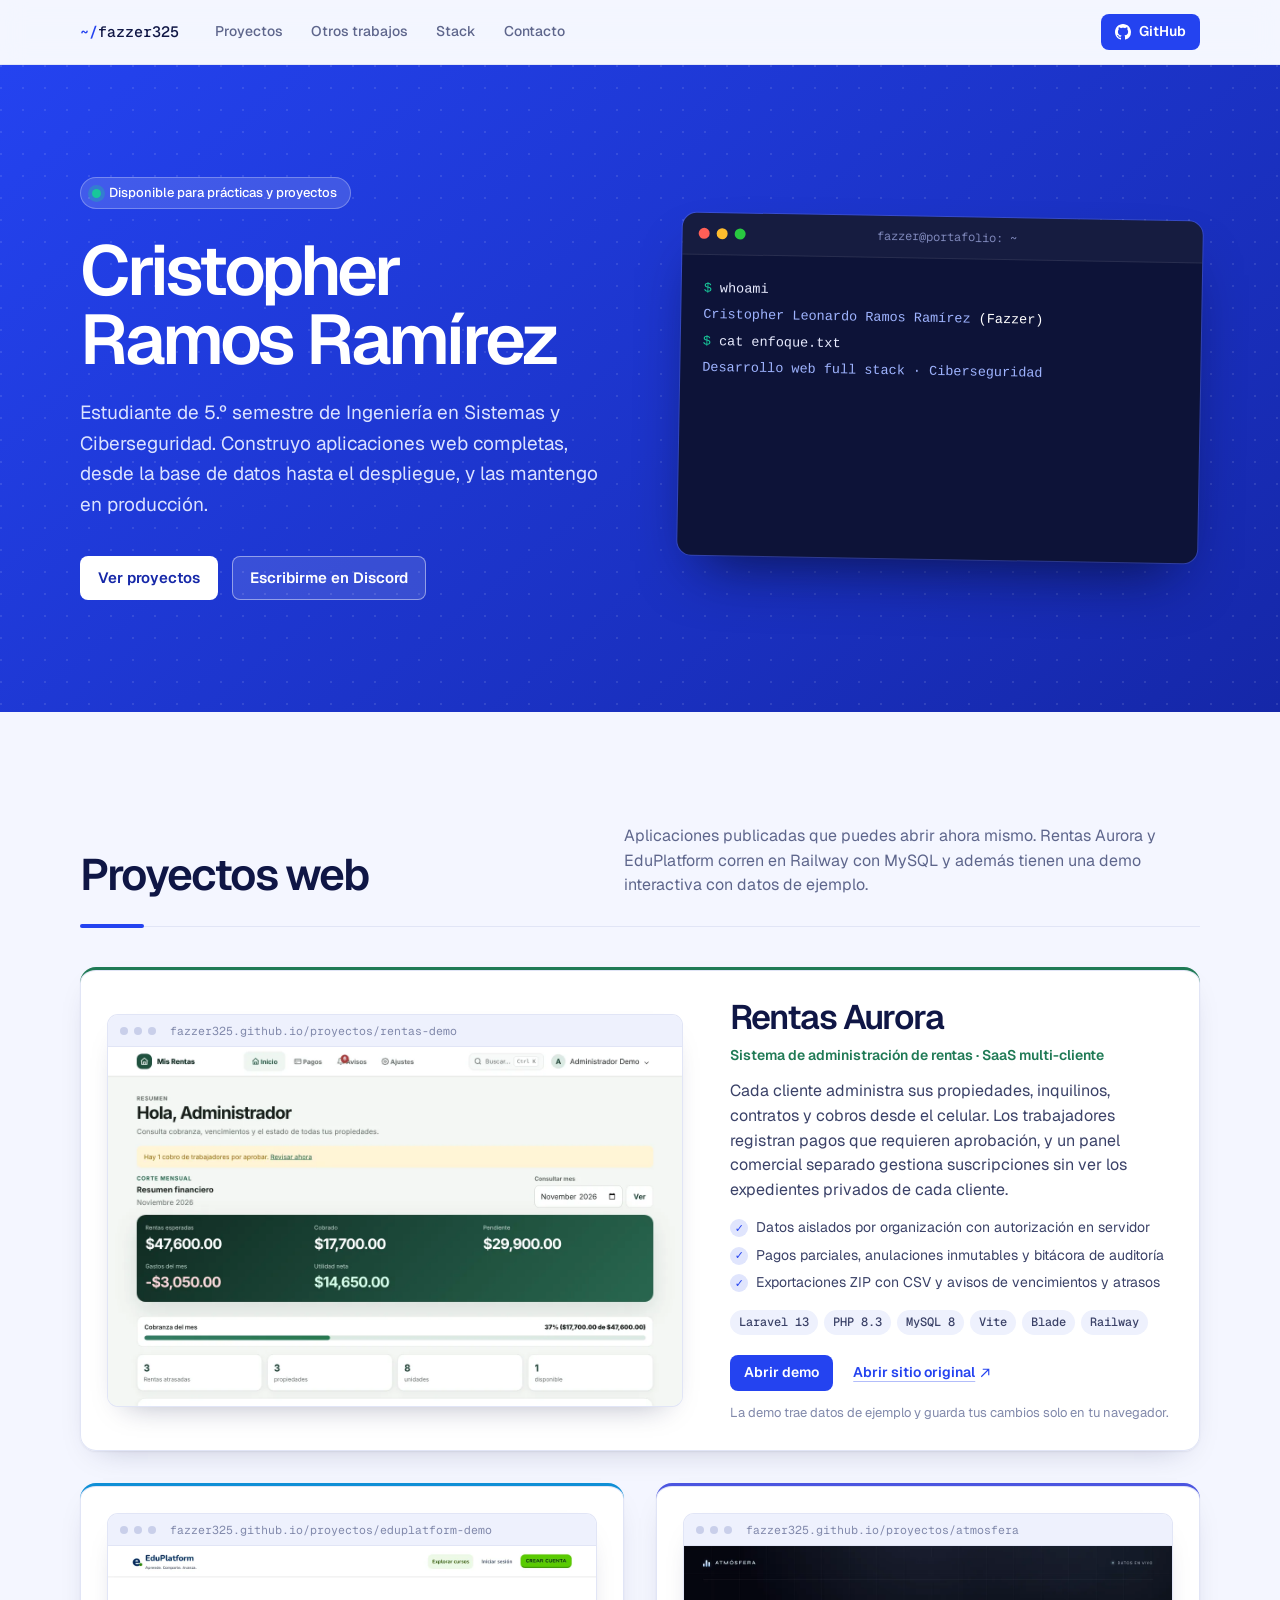
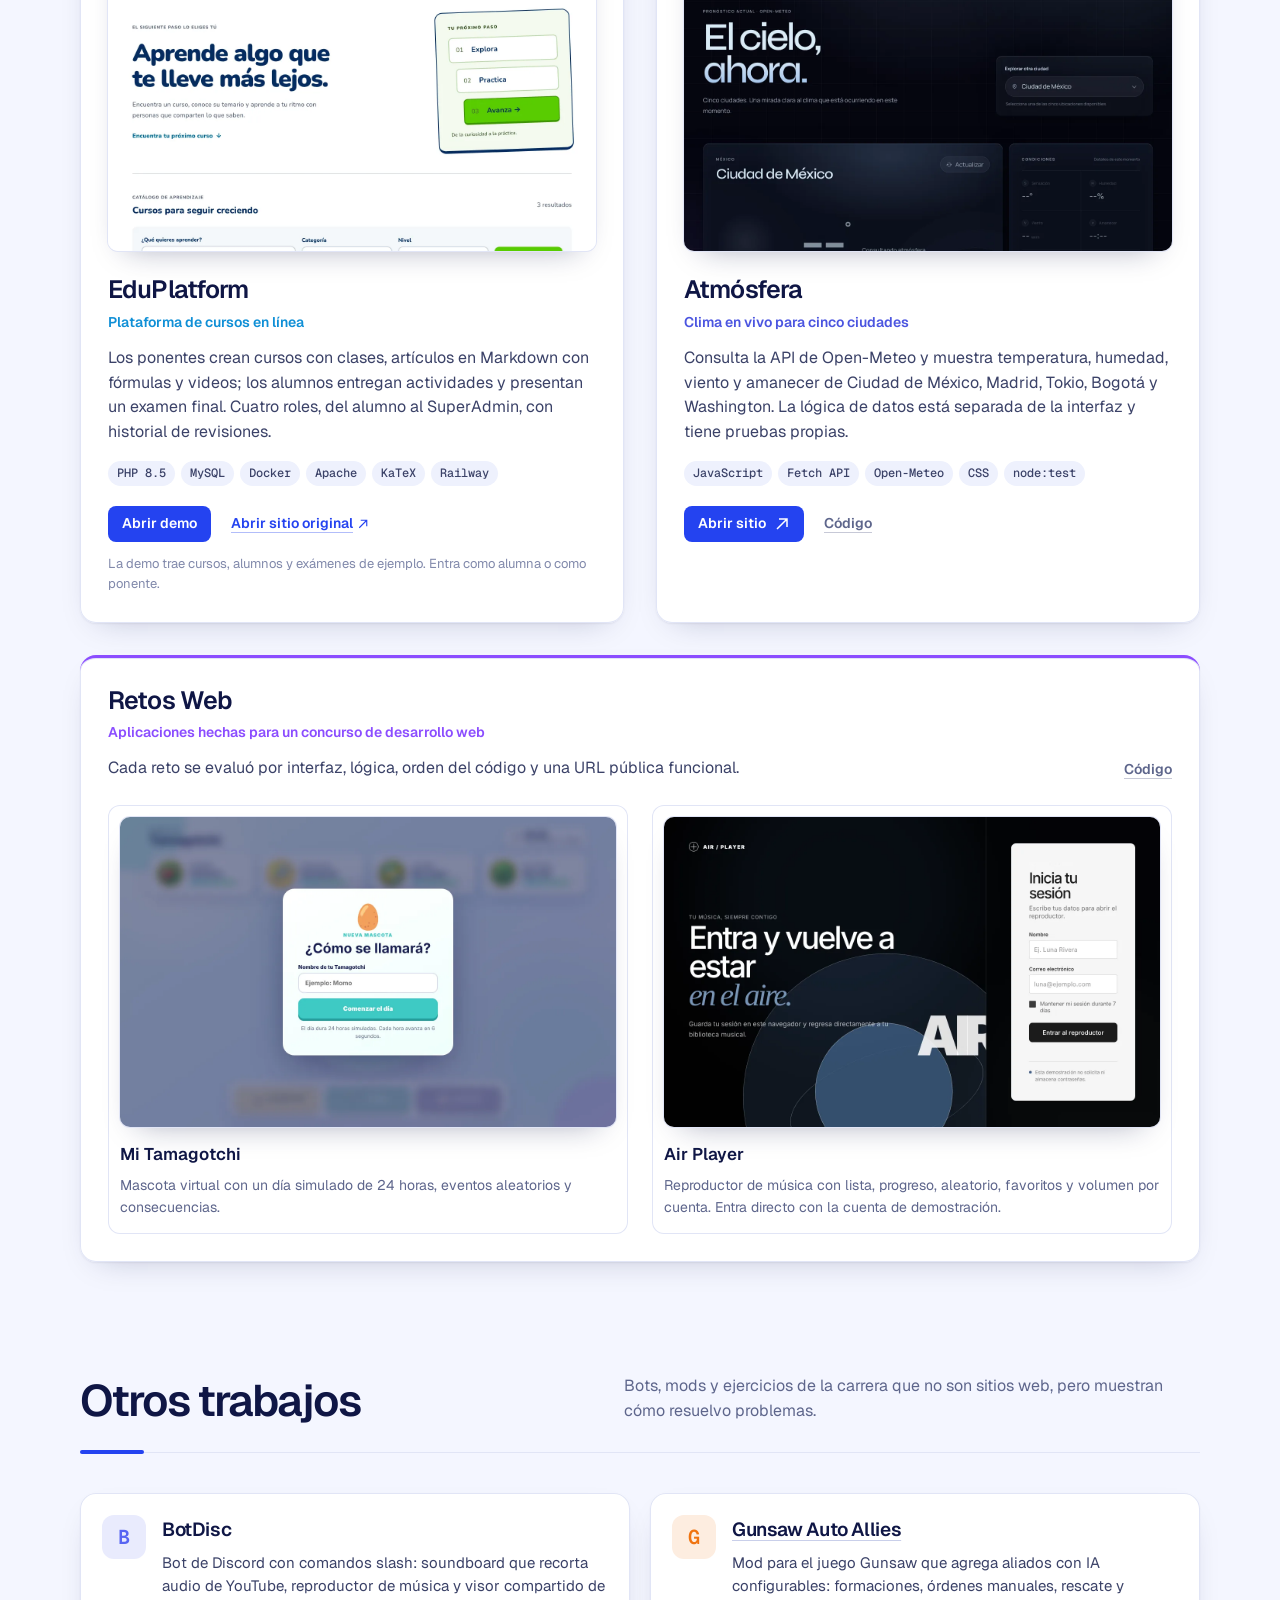
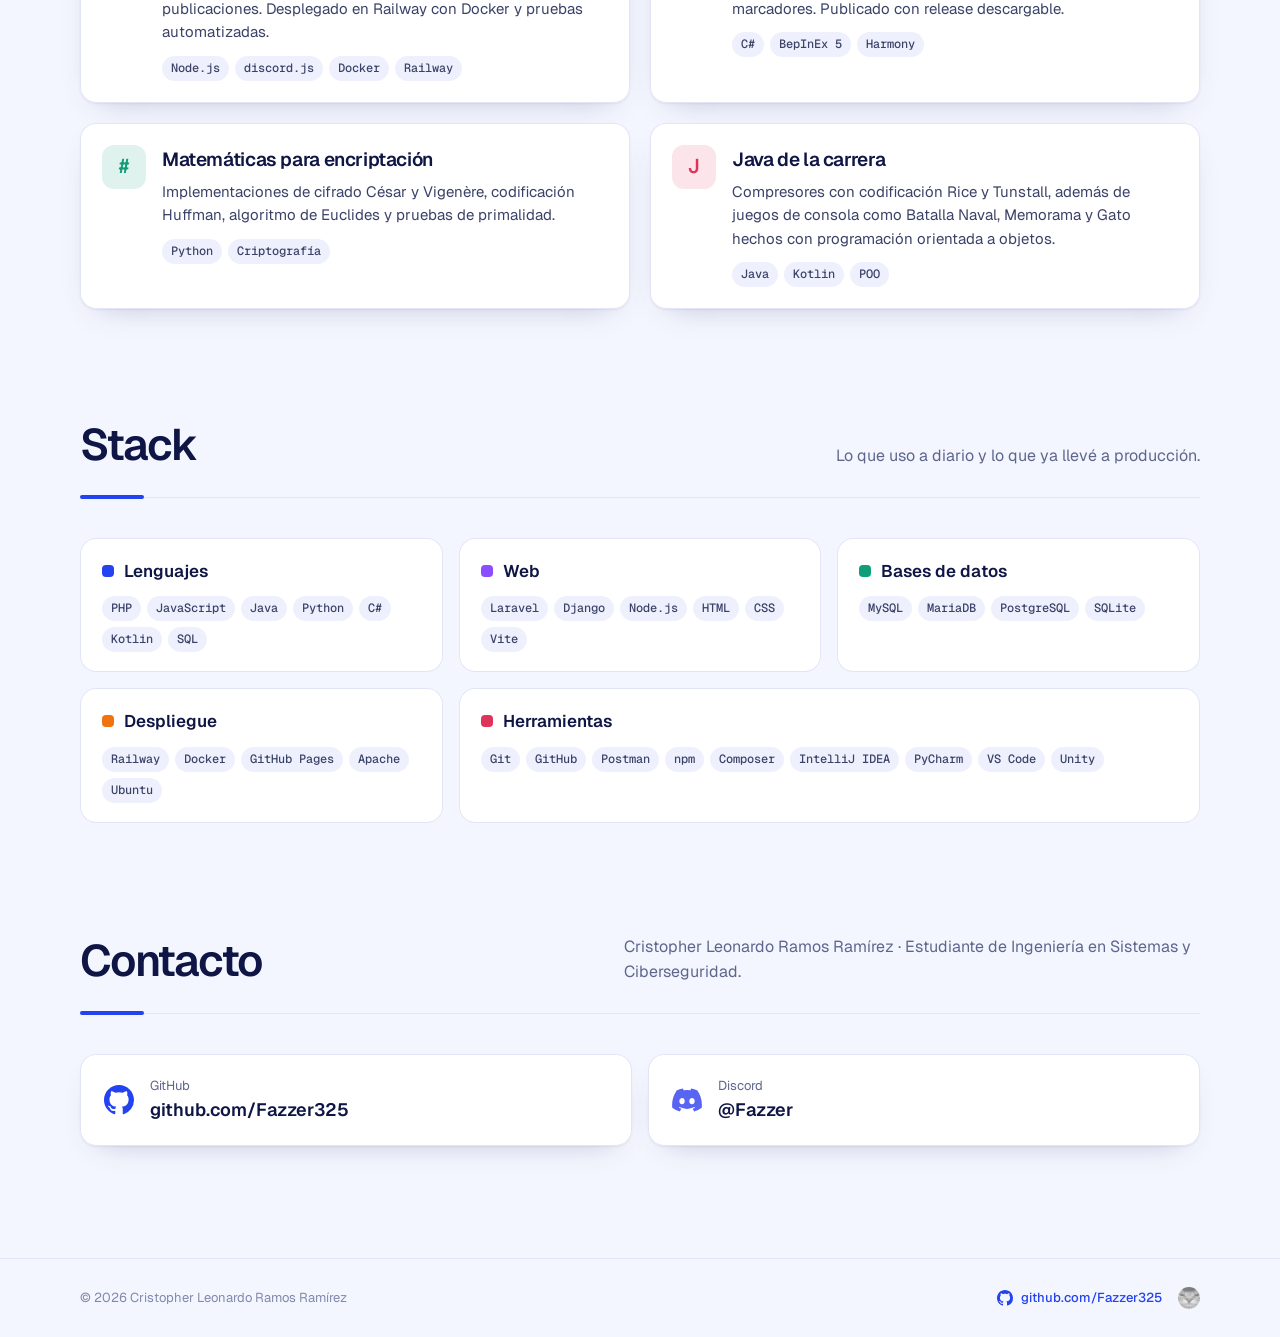
<file: index.html>
<!DOCTYPE html>
<html lang="es">
<head>
  <meta charset="UTF-8">
  <meta name="viewport" content="width=device-width, initial-scale=1">
  <title>Cristopher Ramos · Portafolio</title>
  <meta name="description" content="Portafolio de Cristopher Leonardo Ramos Ramírez (Fazzer325), estudiante de Ingeniería en Sistemas y Ciberseguridad. Aplicaciones web con Laravel, PHP, JavaScript y MySQL desplegadas en Railway.">
  <meta name="theme-color" content="#2443f0">
  <meta property="og:title" content="Cristopher Ramos · Portafolio">
  <meta property="og:description" content="Estudiante de Ingeniería en Sistemas y Ciberseguridad. Aplicaciones web, bots y herramientas.">
  <meta property="og:type" content="website">
  <meta property="og:url" content="https://fazzer325.github.io/">
  <link rel="icon" type="image/svg+xml" href="favicon.svg">
  <link rel="preconnect" href="https://fonts.googleapis.com">
  <link rel="preconnect" href="https://fonts.gstatic.com" crossorigin>
  <link href="https://fonts.googleapis.com/css2?family=Geist:wght@400;450;500;600&family=Geist+Mono:wght@400;500&display=swap" rel="stylesheet">
  <link rel="stylesheet" href="style.css">
</head>
<body>
  <a class="skip" href="#proyectos">Ir a los proyectos</a>

  <header class="nav">
    <div class="wrap nav__inner">
      <a class="brand" href="#inicio" aria-label="Inicio">
        <span class="brand__prompt" aria-hidden="true">~/</span>fazzer325
      </a>
      <nav aria-label="Secciones">
        <ul class="nav__links">
          <li><a href="#proyectos">Proyectos</a></li>
          <li><a href="#otros">Otros trabajos</a></li>
          <li><a href="#stack">Stack</a></li>
          <li><a href="#contacto">Contacto</a></li>
        </ul>
      </nav>
      <a class="btn btn--primary btn--sm nav__cta" href="https://github.com/Fazzer325" target="_blank" rel="noopener">
        <svg class="icon" viewBox="0 0 16 16" aria-hidden="true"><path fill="currentColor" d="M8 0C3.58 0 0 3.58 0 8c0 3.54 2.29 6.53 5.47 7.59.4.07.55-.17.55-.38 0-.19-.01-.82-.01-1.49-2.01.37-2.53-.49-2.69-.94-.09-.23-.48-.94-.82-1.13-.28-.15-.68-.52-.01-.53.63-.01 1.08.58 1.23.82.72 1.21 1.87.87 2.33.66.07-.52.28-.87.51-1.07-1.78-.2-3.64-.89-3.64-3.95 0-.87.31-1.59.82-2.15-.08-.2-.36-1.02.08-2.12 0 0 .67-.21 2.2.82.64-.18 1.32-.27 2-.27.68 0 1.36.09 2 .27 1.53-1.04 2.2-.82 2.2-.82.44 1.1.16 1.92.08 2.12.51.56.82 1.27.82 2.15 0 3.07-1.87 3.75-3.65 3.95.29.25.54.73.54 1.48 0 1.07-.01 1.93-.01 2.2 0 .21.15.46.55.38A8.013 8.013 0 0016 8c0-4.42-3.58-8-8-8z"/></svg>
        GitHub
      </a>
    </div>
  </header>

  <main id="inicio">
    <!-- Hero -->
    <section class="hero">
      <div class="wrap hero__inner">
      <div class="hero__text">
        <p class="status"><span class="status__dot" aria-hidden="true"></span>Disponible para prácticas y proyectos</p>
        <h1 class="hero__title">Cristopher<br>Ramos Ramírez</h1>
        <p class="hero__lead">
          Estudiante de 5.º semestre de Ingeniería en Sistemas y Ciberseguridad.
          Construyo aplicaciones web completas, desde la base de datos hasta el despliegue,
          y las mantengo en producción.
        </p>
        <div class="hero__actions">
          <a class="btn btn--sun" href="#proyectos">Ver proyectos</a>
          <a class="btn btn--onhero" href="https://discord.com/users/437798983050723330" target="_blank" rel="noopener">Escribirme en Discord</a>
        </div>
      </div>

      <div class="term" role="img" aria-label="Terminal con un resumen: Cristopher Ramos, estudiante de sistemas y ciberseguridad; stack PHP, Laravel, JavaScript, Java, Python y MySQL; dos aplicaciones desplegadas en Railway.">
        <div class="term__bar" aria-hidden="true">
          <span class="term__dots"><i></i><i></i><i></i></span>
          <span class="term__title">fazzer@portafolio: ~</span>
        </div>
        <pre class="term__body" aria-hidden="true"><code id="term-output"><span class="p">$</span> whoami
<span class="o">Cristopher Leonardo Ramos Ramírez</span> <span class="y">(Fazzer)</span>
<span class="p">$</span> cat enfoque.txt
<span class="o">Desarrollo web full stack · </span><span class="k">Ciberseguridad</span>
<span class="p">$</span> ls stack/
<span class="y">php  laravel  javascript</span>  <span class="o">java  python  mysql</span>
<span class="p">$</span> railway status
<span class="ok">✓</span> <span class="o">rentasaurora.up.railway.app</span>   <span class="ok">online</span>
<span class="ok">✓</span> <span class="o">eduplatforms.up.railway.app</span>   <span class="ok">online</span>
<span class="p">$</span> <span class="cursor"></span></code></pre>
      </div>
      </div>
    </section>

    <!-- Proyectos -->
    <section id="proyectos" class="section wrap" aria-labelledby="proyectos-h">
      <div class="section__head">
        <h2 id="proyectos-h">Proyectos web</h2>
        <p>Aplicaciones publicadas que puedes abrir ahora mismo. Rentas Aurora y EduPlatform corren en Railway con MySQL y además tienen una demo interactiva con datos de ejemplo.</p>
      </div>

      <article class="project project--lead p-rentas">
        <a class="shot" href="proyectos/rentas-demo/" tabindex="-1" aria-hidden="true">
          <span class="shot__bar"><i></i><i></i><i></i><span class="shot__url">fazzer325.github.io/proyectos/rentas-demo</span></span>
          <img src="assets/projects/rentas.webp" alt="" width="1280" height="800" loading="lazy">
        </a>
        <div class="project__body">
          <h3>Rentas Aurora</h3>
          <p class="project__kind">Sistema de administración de rentas · SaaS multi-cliente</p>
          <p>
            Cada cliente administra sus propiedades, inquilinos, contratos y cobros desde el celular.
            Los trabajadores registran pagos que requieren aprobación, y un panel comercial separado
            gestiona suscripciones sin ver los expedientes privados de cada cliente.
          </p>
          <ul class="facts">
            <li>Datos aislados por organización con autorización en servidor</li>
            <li>Pagos parciales, anulaciones inmutables y bitácora de auditoría</li>
            <li>Exportaciones ZIP con CSV y avisos de vencimientos y atrasos</li>
          </ul>
          <ul class="tags" aria-label="Tecnologías">
            <li>Laravel 13</li><li>PHP 8.3</li><li>MySQL 8</li><li>Vite</li><li>Blade</li><li>Railway</li>
          </ul>
          <div class="project__links">
            <a class="btn btn--project btn--sm" href="proyectos/rentas-demo/">Abrir demo</a>
            <a class="link" href="https://rentasaurora.up.railway.app/" target="_blank" rel="noopener">Abrir sitio original<svg class="icon" viewBox="0 0 16 16" aria-hidden="true"><path d="M5 3h8v8M13 3 3 13" fill="none" stroke="currentColor" stroke-width="1.5"/></svg></a>
          </div>
          <p class="note">La demo trae datos de ejemplo y guarda tus cambios solo en tu navegador.</p>
        </div>
      </article>

      <div class="grid">
        <article class="project project--card p-edu">
          <a class="shot" href="proyectos/eduplatform-demo/" tabindex="-1" aria-hidden="true">
            <span class="shot__bar"><i></i><i></i><i></i><span class="shot__url">fazzer325.github.io/proyectos/eduplatform-demo</span></span>
            <img src="assets/projects/eduplatform.webp" alt="" width="1280" height="800" loading="lazy">
          </a>
          <div class="project__body">
            <h3>EduPlatform</h3>
            <p class="project__kind">Plataforma de cursos en línea</p>
            <p>
              Los ponentes crean cursos con clases, artículos en Markdown con fórmulas y videos;
              los alumnos entregan actividades y presentan un examen final. Cuatro roles, del alumno
              al SuperAdmin, con historial de revisiones.
            </p>
            <ul class="tags" aria-label="Tecnologías">
              <li>PHP 8.5</li><li>MySQL</li><li>Docker</li><li>Apache</li><li>KaTeX</li><li>Railway</li>
            </ul>
            <div class="project__links">
              <a class="btn btn--project btn--sm" href="proyectos/eduplatform-demo/">Abrir demo</a>
              <a class="link" href="https://eduplatforms.up.railway.app/" target="_blank" rel="noopener">Abrir sitio original<svg class="icon" viewBox="0 0 16 16" aria-hidden="true"><path d="M5 3h8v8M13 3 3 13" fill="none" stroke="currentColor" stroke-width="1.5"/></svg></a>
            </div>
            <p class="note">La demo trae cursos, alumnos y exámenes de ejemplo. Entra como alumna o como ponente.</p>
          </div>
        </article>

        <article class="project project--card p-atmos">
          <a class="shot" href="proyectos/atmosfera/" tabindex="-1" aria-hidden="true">
            <span class="shot__bar"><i></i><i></i><i></i><span class="shot__url">fazzer325.github.io/proyectos/atmosfera</span></span>
            <img src="assets/projects/clima.webp" alt="" width="1280" height="800" loading="lazy">
          </a>
          <div class="project__body">
            <h3>Atmósfera</h3>
            <p class="project__kind">Clima en vivo para cinco ciudades</p>
            <p>
              Consulta la API de Open-Meteo y muestra temperatura, humedad, viento y amanecer
              de Ciudad de México, Madrid, Tokio, Bogotá y Washington. La lógica de datos está
              separada de la interfaz y tiene pruebas propias.
            </p>
            <ul class="tags" aria-label="Tecnologías">
              <li>JavaScript</li><li>Fetch API</li><li>Open-Meteo</li><li>CSS</li><li>node:test</li>
            </ul>
            <div class="project__links">
              <a class="btn btn--project btn--sm" href="proyectos/atmosfera/">Abrir sitio<svg class="icon" viewBox="0 0 16 16" aria-hidden="true"><path d="M5 3h8v8M13 3 3 13" fill="none" stroke="currentColor" stroke-width="1.5"/></svg></a>
              <a class="link link--muted" href="https://github.com/Fazzer325/Ambientes_Web/tree/main/src/_3Web%20Clima%20IA" target="_blank" rel="noopener">Código</a>
            </div>
          </div>
        </article>
      </div>

      <article class="project project--set p-retos">
        <div class="project__body project__body--wide">
          <div>
            <h3>Retos Web</h3>
            <p class="project__kind">Aplicaciones hechas para un concurso de desarrollo web</p>
            <p>
              Cada reto se evaluó por interfaz, lógica, orden del código y una URL pública funcional.
            </p>
          </div>
          <div class="project__links">
            <a class="link link--muted" href="https://github.com/Fazzer325/Retos_Web" target="_blank" rel="noopener">Código</a>
          </div>
        </div>
        <ul class="minis">
          <li class="mini">
            <a href="https://fazzer325.github.io/Retos_Web/Tamagochi/">
              <span class="shot shot--sm"><img src="assets/projects/tamagotchi.webp" alt="" width="1280" height="800" loading="lazy"></span>
              <strong>Mi Tamagotchi</strong>
              <span>Mascota virtual con un día simulado de 24 horas, eventos aleatorios y consecuencias.</span>
            </a>
          </li>
          <li class="mini">
            <a href="proyectos/air-player/">
              <span class="shot shot--sm"><img src="assets/projects/reproductor.webp" alt="" width="1280" height="800" loading="lazy"></span>
              <strong>Air Player</strong>
              <span>Reproductor de música con lista, progreso, aleatorio, favoritos y volumen por cuenta. Entra directo con la cuenta de demostración.</span>
            </a>
          </li>
        </ul>
      </article>
    </section>

    <!-- Otros trabajos -->
    <section id="otros" class="section wrap" aria-labelledby="otros-h">
      <div class="section__head">
        <h2 id="otros-h">Otros trabajos</h2>
        <p>Bots, mods y ejercicios de la carrera que no son sitios web, pero muestran cómo resuelvo problemas.</p>
      </div>
      <ul class="rows">
        <li class="row w-discord">
          <span class="row__icon" aria-hidden="true">B</span>
          <div class="row__main">
            <h3>BotDisc</h3>
            <p>Bot de Discord con comandos slash: soundboard que recorta audio de YouTube, reproductor de música y visor compartido de publicaciones. Desplegado en Railway con Docker y pruebas automatizadas.</p>
          </div>
          <ul class="tags" aria-label="Tecnologías"><li>Node.js</li><li>discord.js</li><li>Docker</li><li>Railway</li></ul>
        </li>
        <li class="row w-game">
          <span class="row__icon" aria-hidden="true">G</span>
          <div class="row__main">
            <h3><a href="https://github.com/Fazzer325/Gunsaw-Auto-Allies" target="_blank" rel="noopener">Gunsaw Auto Allies</a></h3>
            <p>Mod para el juego Gunsaw que agrega aliados con IA configurables: formaciones, órdenes manuales, rescate y marcadores. Publicado con release descargable.</p>
          </div>
          <ul class="tags" aria-label="Tecnologías"><li>C#</li><li>BepInEx 5</li><li>Harmony</li></ul>
        </li>
        <li class="row w-crypto">
          <span class="row__icon" aria-hidden="true">#</span>
          <div class="row__main">
            <h3>Matemáticas para encriptación</h3>
            <p>Implementaciones de cifrado César y Vigenère, codificación Huffman, algoritmo de Euclides y pruebas de primalidad.</p>
          </div>
          <ul class="tags" aria-label="Tecnologías"><li>Python</li><li>Criptografía</li></ul>
        </li>
        <li class="row w-java">
          <span class="row__icon" aria-hidden="true">J</span>
          <div class="row__main">
            <h3>Java de la carrera</h3>
            <p>Compresores con codificación Rice y Tunstall, además de juegos de consola como Batalla Naval, Memorama y Gato hechos con programación orientada a objetos.</p>
          </div>
          <ul class="tags" aria-label="Tecnologías"><li>Java</li><li>Kotlin</li><li>POO</li></ul>
        </li>
      </ul>
    </section>

    <!-- Stack -->
    <section id="stack" class="section wrap" aria-labelledby="stack-h">
      <div class="section__head">
        <h2 id="stack-h">Stack</h2>
        <p>Lo que uso a diario y lo que ya llevé a producción.</p>
      </div>
      <dl class="stack">
        <div class="stack__row s-lang">
          <dt>Lenguajes</dt>
          <dd><ul class="tags"><li>PHP</li><li>JavaScript</li><li>Java</li><li>Python</li><li>C#</li><li>Kotlin</li><li>SQL</li></ul></dd>
        </div>
        <div class="stack__row s-web">
          <dt>Web</dt>
          <dd><ul class="tags"><li>Laravel</li><li>Django</li><li>Node.js</li><li>HTML</li><li>CSS</li><li>Vite</li></ul></dd>
        </div>
        <div class="stack__row s-db">
          <dt>Bases de datos</dt>
          <dd><ul class="tags"><li>MySQL</li><li>MariaDB</li><li>PostgreSQL</li><li>SQLite</li></ul></dd>
        </div>
        <div class="stack__row s-deploy">
          <dt>Despliegue</dt>
          <dd><ul class="tags"><li>Railway</li><li>Docker</li><li>GitHub Pages</li><li>Apache</li><li>Ubuntu</li></ul></dd>
        </div>
        <div class="stack__row s-tools">
          <dt>Herramientas</dt>
          <dd><ul class="tags"><li>Git</li><li>GitHub</li><li>Postman</li><li>npm</li><li>Composer</li><li>IntelliJ IDEA</li><li>PyCharm</li><li>VS Code</li><li>Unity</li></ul></dd>
        </div>
      </dl>
    </section>

    <!-- Contacto -->
    <section id="contacto" class="section wrap contact" aria-labelledby="contacto-h">
      <div class="section__head">
        <h2 id="contacto-h">Contacto</h2>
        <p>Cristopher Leonardo Ramos Ramírez · Estudiante de Ingeniería en Sistemas y Ciberseguridad.</p>
      </div>
      <ul class="contact__list">
        <li>
          <a class="contact__item contact__item--gh" href="https://github.com/Fazzer325" target="_blank" rel="noopener">
            <svg class="icon" viewBox="0 0 16 16" aria-hidden="true"><path fill="currentColor" d="M8 0C3.58 0 0 3.58 0 8c0 3.54 2.29 6.53 5.47 7.59.4.07.55-.17.55-.38 0-.19-.01-.82-.01-1.49-2.01.37-2.53-.49-2.69-.94-.09-.23-.48-.94-.82-1.13-.28-.15-.68-.52-.01-.53.63-.01 1.08.58 1.23.82.72 1.21 1.87.87 2.33.66.07-.52.28-.87.51-1.07-1.78-.2-3.64-.89-3.64-3.95 0-.87.31-1.59.82-2.15-.08-.2-.36-1.02.08-2.12 0 0 .67-.21 2.2.82.64-.18 1.32-.27 2-.27.68 0 1.36.09 2 .27 1.53-1.04 2.2-.82 2.2-.82.44 1.1.16 1.92.08 2.12.51.56.82 1.27.82 2.15 0 3.07-1.87 3.75-3.65 3.95.29.25.54.73.54 1.48 0 1.07-.01 1.93-.01 2.2 0 .21.15.46.55.38A8.013 8.013 0 0016 8c0-4.42-3.58-8-8-8z"/></svg>
            <span class="contact__label">GitHub</span>
            <span class="contact__value">github.com/Fazzer325</span>
          </a>
        </li>
        <li>
          <a class="contact__item contact__item--dc" href="https://discord.com/users/437798983050723330" target="_blank" rel="noopener">
            <svg class="icon" viewBox="0 0 24 24" aria-hidden="true"><path fill="currentColor" d="M20.32 4.37A19.8 19.8 0 0 0 15.4 2.85a13.7 13.7 0 0 0-.63 1.29 18.4 18.4 0 0 0-5.5 0 13 13 0 0 0-.64-1.29 19.7 19.7 0 0 0-4.92 1.52C.6 9.05-.24 13.6.18 18.1a19.9 19.9 0 0 0 6.03 3.05c.49-.66.92-1.36 1.29-2.1a12.9 12.9 0 0 1-2.03-.97l.5-.39a14.2 14.2 0 0 0 12.06 0l.5.39c-.65.38-1.33.71-2.04.98.37.73.8 1.43 1.29 2.09a19.8 19.8 0 0 0 6.04-3.05c.5-5.2-.84-9.72-3.5-13.73ZM8.02 15.33c-1.18 0-2.16-1.08-2.16-2.42s.96-2.42 2.16-2.42c1.21 0 2.18 1.09 2.16 2.42 0 1.34-.96 2.42-2.16 2.42Zm7.97 0c-1.18 0-2.16-1.08-2.16-2.42s.96-2.42 2.16-2.42c1.21 0 2.18 1.09 2.16 2.42 0 1.34-.95 2.42-2.16 2.42Z"/></svg>
            <span class="contact__label">Discord</span>
            <span class="contact__value">@Fazzer</span>
          </a>
        </li>
      </ul>
    </section>
  </main>

  <footer class="footer">
    <div class="wrap footer__inner">
      <span>© 2026 Cristopher Leonardo Ramos Ramírez</span>
      <a class="footer__gh" href="https://github.com/Fazzer325" target="_blank" rel="noopener">
        <svg class="icon" viewBox="0 0 16 16" aria-hidden="true"><path fill="currentColor" d="M8 0C3.58 0 0 3.58 0 8c0 3.54 2.29 6.53 5.47 7.59.4.07.55-.17.55-.38 0-.19-.01-.82-.01-1.49-2.01.37-2.53-.49-2.69-.94-.09-.23-.48-.94-.82-1.13-.28-.15-.68-.52-.01-.53.63-.01 1.08.58 1.23.82.72 1.21 1.87.87 2.33.66.07-.52.28-.87.51-1.07-1.78-.2-3.64-.89-3.64-3.95 0-.87.31-1.59.82-2.15-.08-.2-.36-1.02.08-2.12 0 0 .67-.21 2.2.82.64-.18 1.32-.27 2-.27.68 0 1.36.09 2 .27 1.53-1.04 2.2-.82 2.2-.82.44 1.1.16 1.92.08 2.12.51.56.82 1.27.82 2.15 0 3.07-1.87 3.75-3.65 3.95.29.25.54.73.54 1.48 0 1.07-.01 1.93-.01 2.2 0 .21.15.46.55.38A8.013 8.013 0 0016 8c0-4.42-3.58-8-8-8z"/></svg>
        github.com/Fazzer325
      </a>
      <a class="egg" href="proyectos/miau/" title="¿miau?" aria-label="Sorpresa">
        <img src="assets/gato-boton.webp" alt="" width="22" height="22">
      </a>
    </div>
  </footer>

  <script src="script.js" defer></script>
</body>
</html>
</file>
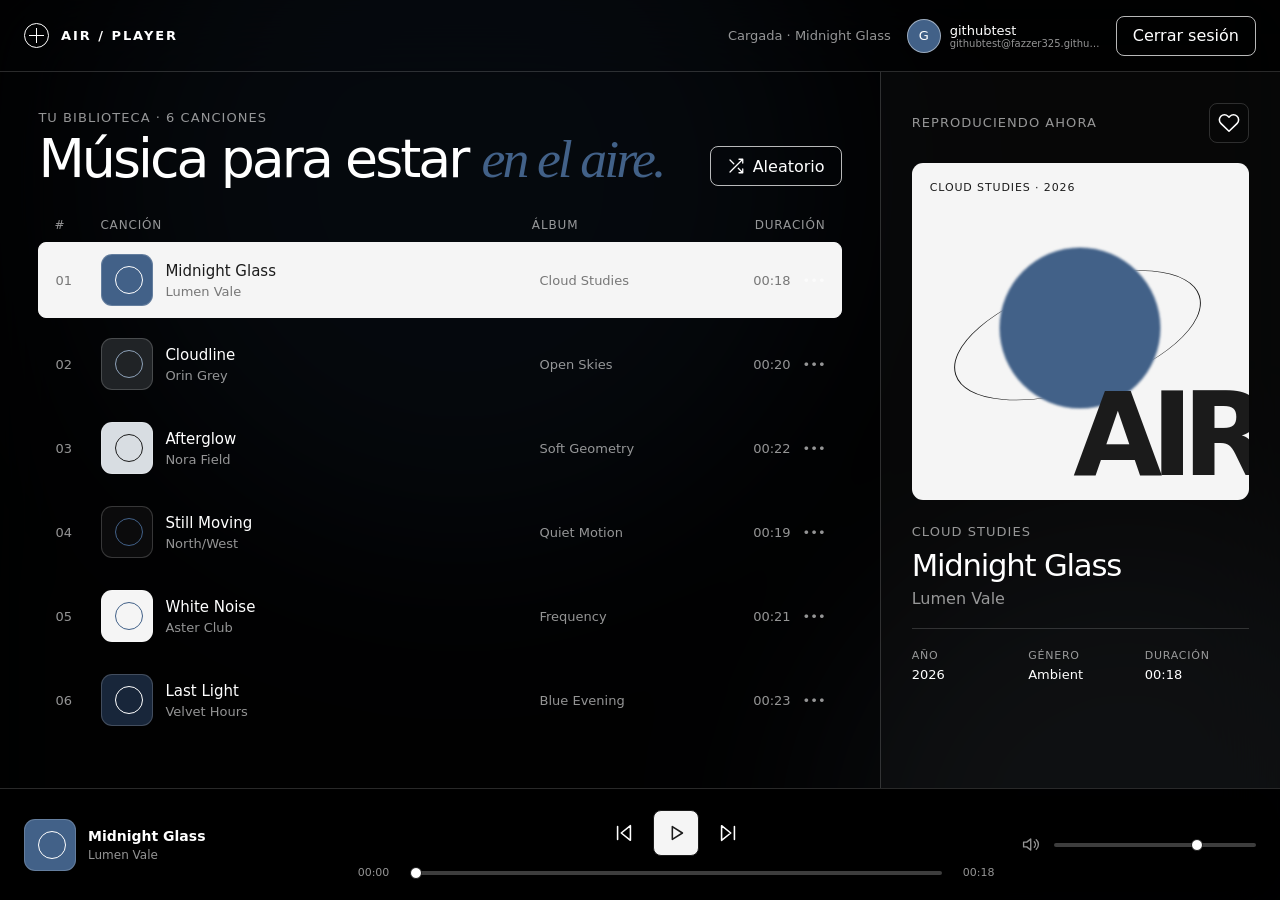
<file: proyectos/air-player/index.html>
<!DOCTYPE html>
<html lang="es">
<head>
    <meta charset="UTF-8">
    <meta name="viewport" content="width=device-width, initial-scale=1.0">
    <meta name="description" content="Reproductor musical responsive con lista de canciones y controles de reproducción.">
    <title>Air Player — Reproductor de música</title>
    <link rel="stylesheet" href="Reproductor.css">
    <script src="auth.js" defer></script>
    <script src="reproductor.js" defer></script>
</head>
<body>
<div class="Atmosfera" aria-hidden="true">
    <span></span>
    <span></span>
</div>

<main class="Acceso" id="VistaAcceso">
    <section class="Acceso_presentacion" aria-labelledby="TituloAcceso">
        <a class="Marca Marca--acceso" href="#" aria-label="Air Player, inicio">
            <span class="Marca_simbolo" aria-hidden="true"></span>
            <span>AIR / PLAYER</span>
        </a>
        <div class="Acceso_mensaje">
            <p class="Etiqueta">Tu música, siempre contigo</p>
            <h1 id="TituloAcceso">Entra y vuelve a estar <em>en el aire.</em></h1>
            <p>Guarda tu sesión en este navegador y regresa directamente a tu biblioteca musical.</p>
        </div>
        <div class="Escultura" aria-hidden="true">
            <span class="Escultura_orbita"></span>
            <span class="Escultura_esfera"></span>
            <strong>AIR</strong>
        </div>
    </section>

    <section class="Acceso_panel" aria-labelledby="TituloFormulario">
        <div class="Acceso_tarjeta">
            <p class="Etiqueta Etiqueta--oscura">Acceso local</p>
            <h2 id="TituloFormulario">Inicia tu sesión</h2>
            <p class="Acceso_descripcion">Escribe tus datos para abrir el reproductor.</p>

            <form id="FormularioAcceso" novalidate>
                <div class="Campo_acceso">
                    <label for="NombreAcceso">Nombre</label>
                    <input
                        id="NombreAcceso"
                        name="name"
                        type="text"
                        minlength="2"
                        maxlength="40"
                        autocomplete="name"
                        placeholder="Ej. Luna Rivera"
                        required
                    >
                </div>

                <div class="Campo_acceso">
                    <label for="CorreoAcceso">Correo electrónico</label>
                    <input
                        id="CorreoAcceso"
                        name="email"
                        type="email"
                        maxlength="120"
                        autocomplete="email"
                        placeholder="luna@ejemplo.com"
                        required
                    >
                </div>

                <label class="Recordar_acceso" for="RecordarAcceso">
                    <input id="RecordarAcceso" name="remember" type="checkbox">
                    <span>Mantener mi sesión durante 7 días</span>
                </label>

                <button class="Boton_entrar" type="submit">Entrar al reproductor</button>
                <p id="MensajeAcceso" class="Mensaje_acceso" role="status" aria-live="polite"></p>
            </form>

            <p class="Nota_privacidad">
                <span aria-hidden="true"></span>
                Esta demostración no solicita ni almacena contraseñas.
            </p>
        </div>
    </section>
</main>

<main class="Reproductor" id="PlayerApp" hidden>
    <header class="Cabecera">
        <a class="Marca" href="#" aria-label="Air Player, inicio">
            <span class="Marca_simbolo" aria-hidden="true"></span>
            <span>AIR / PLAYER</span>
        </a>

        <div class="Cabecera_acciones">
            <span class="Estado_sesion" id="EstadoReproductor" aria-live="polite">Listo para reproducir</span>
            <div class="Perfil_sesion" title="Sesión activa">
                <span class="Perfil_inicial" id="InicialUsuario" aria-hidden="true">A</span>
                <span class="Perfil_datos">
                    <strong id="NombreUsuario">Usuario</strong>
                    <small id="CorreoUsuario">correo@ejemplo.com</small>
                </span>
            </div>
            <button class="Boton_fantasma" id="CerrarSesion" type="button">Cerrar sesión</button>
        </div>
    </header>

    <section class="Panel_izquierdo" aria-labelledby="TituloBiblioteca">
        <div class="Encabezado_seccion">
            <div>
                <p class="Etiqueta">Tu biblioteca · 6 canciones</p>
                <h1 id="TituloBiblioteca">Música para estar <em>en el aire.</em></h1>
            </div>
            <button class="Boton_fantasma" type="button" data-action="shuffle">
                <svg viewBox="0 0 24 24" aria-hidden="true">
                    <path d="M16 3h5v5M4 20 21 3M21 16v5h-5M15 15l6 6M4 4l5 5"/>
                </svg>
                Aleatorio
            </button>
        </div>

        <div class="Columnas_lista" aria-hidden="true">
            <span>#</span>
            <span>Canción</span>
            <span>Álbum</span>
            <span>Duración</span>
        </div>

        <ol class="Lista_canciones" aria-label="Lista de canciones">
            <li>
                <button class="Cancion Cancion_activa" type="button" aria-current="true" data-track="0">
                    <span class="Numero">01</span>
                    <span class="Mini_portada Mini_portada--azul" aria-hidden="true"><i></i></span>
                    <span class="Datos_cancion">
                        <strong>Midnight Glass</strong>
                        <small>Lumen Vale</small>
                    </span>
                    <span class="Album">Cloud Studies</span>
                    <span class="Duracion">00:18</span>
                    <span class="Accion_cancion" aria-hidden="true">•••</span>
                </button>
            </li>
            <li>
                <button class="Cancion" type="button" data-track="1">
                    <span class="Numero">02</span>
                    <span class="Mini_portada Mini_portada--humo" aria-hidden="true"><i></i></span>
                    <span class="Datos_cancion">
                        <strong>Cloudline</strong>
                        <small>Orin Grey</small>
                    </span>
                    <span class="Album">Open Skies</span>
                    <span class="Duracion">00:20</span>
                    <span class="Accion_cancion" aria-hidden="true">•••</span>
                </button>
            </li>
            <li>
                <button class="Cancion" type="button" data-track="2">
                    <span class="Numero">03</span>
                    <span class="Mini_portada Mini_portada--claro" aria-hidden="true"><i></i></span>
                    <span class="Datos_cancion">
                        <strong>Afterglow</strong>
                        <small>Nora Field</small>
                    </span>
                    <span class="Album">Soft Geometry</span>
                    <span class="Duracion">00:22</span>
                    <span class="Accion_cancion" aria-hidden="true">•••</span>
                </button>
            </li>
            <li>
                <button class="Cancion" type="button" data-track="3">
                    <span class="Numero">04</span>
                    <span class="Mini_portada Mini_portada--tinta" aria-hidden="true"><i></i></span>
                    <span class="Datos_cancion">
                        <strong>Still Moving</strong>
                        <small>North/West</small>
                    </span>
                    <span class="Album">Quiet Motion</span>
                    <span class="Duracion">00:19</span>
                    <span class="Accion_cancion" aria-hidden="true">•••</span>
                </button>
            </li>
            <li>
                <button class="Cancion" type="button" data-track="4">
                    <span class="Numero">05</span>
                    <span class="Mini_portada Mini_portada--blanco" aria-hidden="true"><i></i></span>
                    <span class="Datos_cancion">
                        <strong>White Noise</strong>
                        <small>Aster Club</small>
                    </span>
                    <span class="Album">Frequency</span>
                    <span class="Duracion">00:21</span>
                    <span class="Accion_cancion" aria-hidden="true">•••</span>
                </button>
            </li>
            <li>
                <button class="Cancion" type="button" data-track="5">
                    <span class="Numero">06</span>
                    <span class="Mini_portada Mini_portada--noche" aria-hidden="true"><i></i></span>
                    <span class="Datos_cancion">
                        <strong>Last Light</strong>
                        <small>Velvet Hours</small>
                    </span>
                    <span class="Album">Blue Evening</span>
                    <span class="Duracion">00:23</span>
                    <span class="Accion_cancion" aria-hidden="true">•••</span>
                </button>
            </li>
        </ol>
    </section>

    <aside class="Panel_derecho" aria-labelledby="TituloActual">
        <div class="Panel_derecho_cabecera">
            <p class="Etiqueta">Reproduciendo ahora</p>
            <button class="Boton_icono" type="button" aria-label="Guardar en favoritos" data-action="favorite">
                <svg viewBox="0 0 24 24" aria-hidden="true">
                    <path d="M20.8 4.6a5.5 5.5 0 0 0-7.8 0L12 5.7l-1.1-1.1a5.5 5.5 0 0 0-7.8 7.8l1.1 1.1L12 21l7.8-7.5 1.1-1.1a5.5 5.5 0 0 0-.1-7.8Z"/>
                </svg>
            </button>
        </div>

        <div class="Portada" id="PortadaActual" data-theme="azul" role="img" aria-label="Portada abstracta de Midnight Glass">
            <span class="Portada_orbita"></span>
            <span class="Portada_esfera"></span>
            <span class="Portada_nombre">AIR</span>
            <small id="PortadaMeta">Cloud Studies · 2026</small>
        </div>

        <div class="Informacion_actual">
            <p class="Etiqueta" id="AlbumActual">Cloud Studies</p>
            <h2 id="TituloActual">Midnight Glass</h2>
            <p id="ArtistaActual">Lumen Vale</p>
        </div>

        <dl class="Metadatos">
            <div><dt>Año</dt><dd id="AnoActual">2026</dd></div>
            <div><dt>Género</dt><dd id="GeneroActual">Ambient</dd></div>
            <div><dt>Duración</dt><dd id="DuracionActual">00:18</dd></div>
        </dl>
    </aside>

    <nav class="Barra_Musica" aria-label="Controles del reproductor">
        <div class="Cancion_compacta">
            <span class="Mini_portada Mini_portada--azul" id="PortadaCompacta" aria-hidden="true"><i></i></span>
            <span>
                <strong id="TituloCompacto">Midnight Glass</strong>
                <small id="ArtistaCompacto">Lumen Vale</small>
            </span>
        </div>

        <div class="Controles_centrales">
            <div class="Botones_reproduccion">
                <button class="Boton_control" type="button" aria-label="Canción anterior" data-action="previous">
                    <svg viewBox="0 0 24 24" aria-hidden="true"><path d="M19 20 9 12l10-8v16ZM5 19V5"/></svg>
                </button>
                <button class="Boton_reproducir" type="button" aria-label="Reproducir" data-action="play" data-playing="false">
                    <svg class="Icono_play" viewBox="0 0 24 24" aria-hidden="true"><path d="m8 5 11 7-11 7V5Z"/></svg>
                    <svg class="Icono_pausa" viewBox="0 0 24 24" aria-hidden="true"><path d="M9 5v14M15 5v14"/></svg>
                </button>
                <button class="Boton_control" type="button" aria-label="Canción siguiente" data-action="next">
                    <svg viewBox="0 0 24 24" aria-hidden="true"><path d="m5 4 10 8-10 8V4Zm14 1v14"/></svg>
                </button>
            </div>

            <div class="Progreso">
                <time id="TiempoActual" datetime="PT0S">00:00</time>
                <label class="Solo_lectores" for="BarraProgreso">Progreso de la canción</label>
                <input id="BarraProgreso" type="range" min="0" max="18" value="0" aria-valuetext="0 segundos de 18 segundos">
                <time id="TiempoTotal" datetime="PT18S">00:18</time>
            </div>
        </div>

        <div class="Volumen">
            <svg viewBox="0 0 24 24" aria-hidden="true"><path d="M11 5 6 9H2v6h4l5 4V5Zm4.5 3.5a5 5 0 0 1 0 7M18 6a8 8 0 0 1 0 12"/></svg>
            <label class="Solo_lectores" for="ControlVolumen">Volumen</label>
            <input id="ControlVolumen" type="range" min="0" max="100" value="72">
        </div>

        <audio id="Audio" preload="metadata"></audio>
    </nav>

    <p id="AvisoCookie" class="Aviso_cookie" role="status" aria-live="polite" hidden></p>
</main>
</body>
</html>
</file>
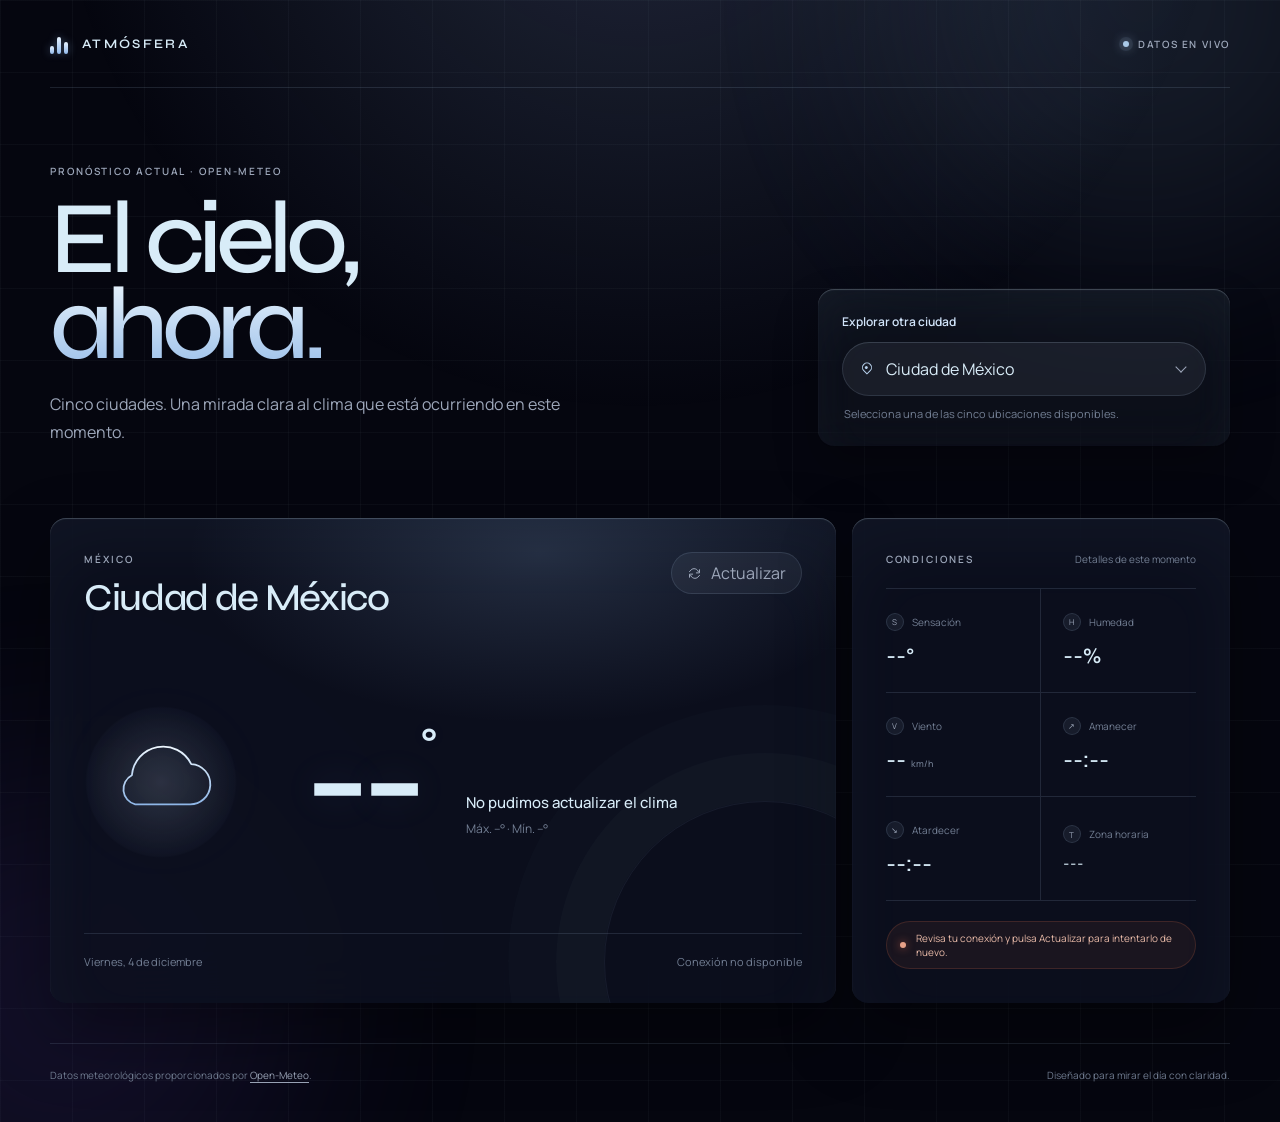
<file: proyectos/atmosfera/index.html>
<!DOCTYPE html>
<html lang="es">
<head>
    <meta charset="UTF-8">
    <meta name="viewport" content="width=device-width, initial-scale=1.0">
    <meta name="description" content="Consulta el clima actual de cinco ciudades del mundo con datos de Open-Meteo.">
    <title>Atmósfera — Clima en vivo</title>
    <link rel="preconnect" href="https://fonts.googleapis.com">
    <link rel="preconnect" href="https://fonts.gstatic.com" crossorigin>
    <link href="https://fonts.googleapis.com/css2?family=Manrope:wght@400;500;600&amp;family=Syne:wght@500;600&amp;display=swap" rel="stylesheet">
    <link rel="stylesheet" href="styles.css">
</head>
<body>
    <div class="ambient ambient--top" aria-hidden="true"></div>
    <div class="ambient ambient--bottom" aria-hidden="true"></div>

    <header class="site-header">
        <a class="brand" href="#top" aria-label="Atmósfera, inicio">
            <span class="brand__mark" aria-hidden="true">
                <span></span><span></span><span></span>
            </span>
            <span>ATMÓSFERA</span>
        </a>
        <div class="live-badge"><span aria-hidden="true"></span> DATOS EN VIVO</div>
    </header>

    <main id="top" class="page-shell">
        <section class="intro" aria-labelledby="page-title">
            <div class="intro__copy">
                <p class="eyebrow">PRONÓSTICO ACTUAL · OPEN-METEO</p>
                <h1 id="page-title">El cielo,<br><span>ahora.</span></h1>
                <p class="intro__lead">Cinco ciudades. Una mirada clara al clima que está ocurriendo en este momento.</p>
            </div>

            <div class="city-control">
                <label for="citySelect">Explorar otra ciudad</label>
                <div class="select-wrap">
                    <span class="location-pin" aria-hidden="true"></span>
                    <select id="citySelect" aria-describedby="cityHint">
                        <option value="mexico">Ciudad de México</option>
                        <option value="madrid">Madrid</option>
                        <option value="tokyo">Tokio</option>
                        <option value="bogota">Bogotá</option>
                        <option value="washington">Washington D. C.</option>
                    </select>
                    <span class="select-arrow" aria-hidden="true"></span>
                </div>
                <p id="cityHint">Selecciona una de las cinco ubicaciones disponibles.</p>
            </div>
        </section>

        <section id="weatherStage" class="weather-stage" data-state="loading" aria-labelledby="cityName">
            <div class="weather-card weather-card--main">
                <div class="card-topline">
                    <div>
                        <p id="cityCountry" class="card-kicker">MÉXICO</p>
                        <h2 id="cityName">Ciudad de México</h2>
                    </div>
                    <button id="refreshButton" class="refresh-button" type="button" aria-label="Actualizar datos del clima">
                        <svg viewBox="0 0 24 24" aria-hidden="true"><path d="M20 6v5h-5M4 18v-5h5M18.2 9A7 7 0 0 0 6.4 6.4L4 9m16 6-2.4 2.6A7 7 0 0 1 5.8 15"/></svg>
                        <span>Actualizar</span>
                    </button>
                </div>

                <div class="weather-primary">
                    <div id="weatherIcon" class="weather-icon" aria-hidden="true"></div>
                    <div class="temperature-wrap">
                        <p id="temperature" class="temperature"><span>--</span><sup>°</sup></p>
                        <div>
                            <p id="condition" class="condition">Consultando atmósfera…</p>
                            <p id="highLow" class="high-low">Máx. --° · Mín. --°</p>
                        </div>
                    </div>
                </div>

                <div class="card-footer">
                    <p id="dateLabel">Hoy</p>
                    <p id="updatedLabel">Actualizando datos…</p>
                </div>
            </div>

            <div class="weather-card weather-card--details">
                <div class="details-heading">
                    <p class="card-kicker">CONDICIONES</p>
                    <p>Detalles de este momento</p>
                </div>

                <dl class="metrics">
                    <div class="metric">
                        <dt><span class="metric-icon">S</span>Sensación</dt>
                        <dd id="feelsLike">--°</dd>
                    </div>
                    <div class="metric">
                        <dt><span class="metric-icon">H</span>Humedad</dt>
                        <dd id="humidity">--%</dd>
                    </div>
                    <div class="metric">
                        <dt><span class="metric-icon">V</span>Viento</dt>
                        <dd id="wind">-- <small>km/h</small></dd>
                    </div>
                    <div class="metric">
                        <dt><span class="metric-icon metric-icon--sunrise">↗</span>Amanecer</dt>
                        <dd id="sunrise">--:--</dd>
                    </div>
                    <div class="metric">
                        <dt><span class="metric-icon metric-icon--sunset">↘</span>Atardecer</dt>
                        <dd id="sunset">--:--</dd>
                    </div>
                    <div class="metric metric--timezone">
                        <dt><span class="metric-icon">T</span>Zona horaria</dt>
                        <dd id="timezone">---</dd>
                    </div>
                </dl>

                <div id="statusMessage" class="status-message" role="status" aria-live="polite">
                    <span class="status-dot" aria-hidden="true"></span>
                    <span>Conectando con Open-Meteo…</span>
                </div>
            </div>
        </section>
    </main>

    <footer class="site-footer">
        <p>Datos meteorológicos proporcionados por <a href="https://open-meteo.com/" target="_blank" rel="noreferrer">Open-Meteo</a>.</p>
        <p>Diseñado para mirar el día con claridad.</p>
    </footer>

    <script type="module" src="app.js"></script>
</body>
</html>
</file>
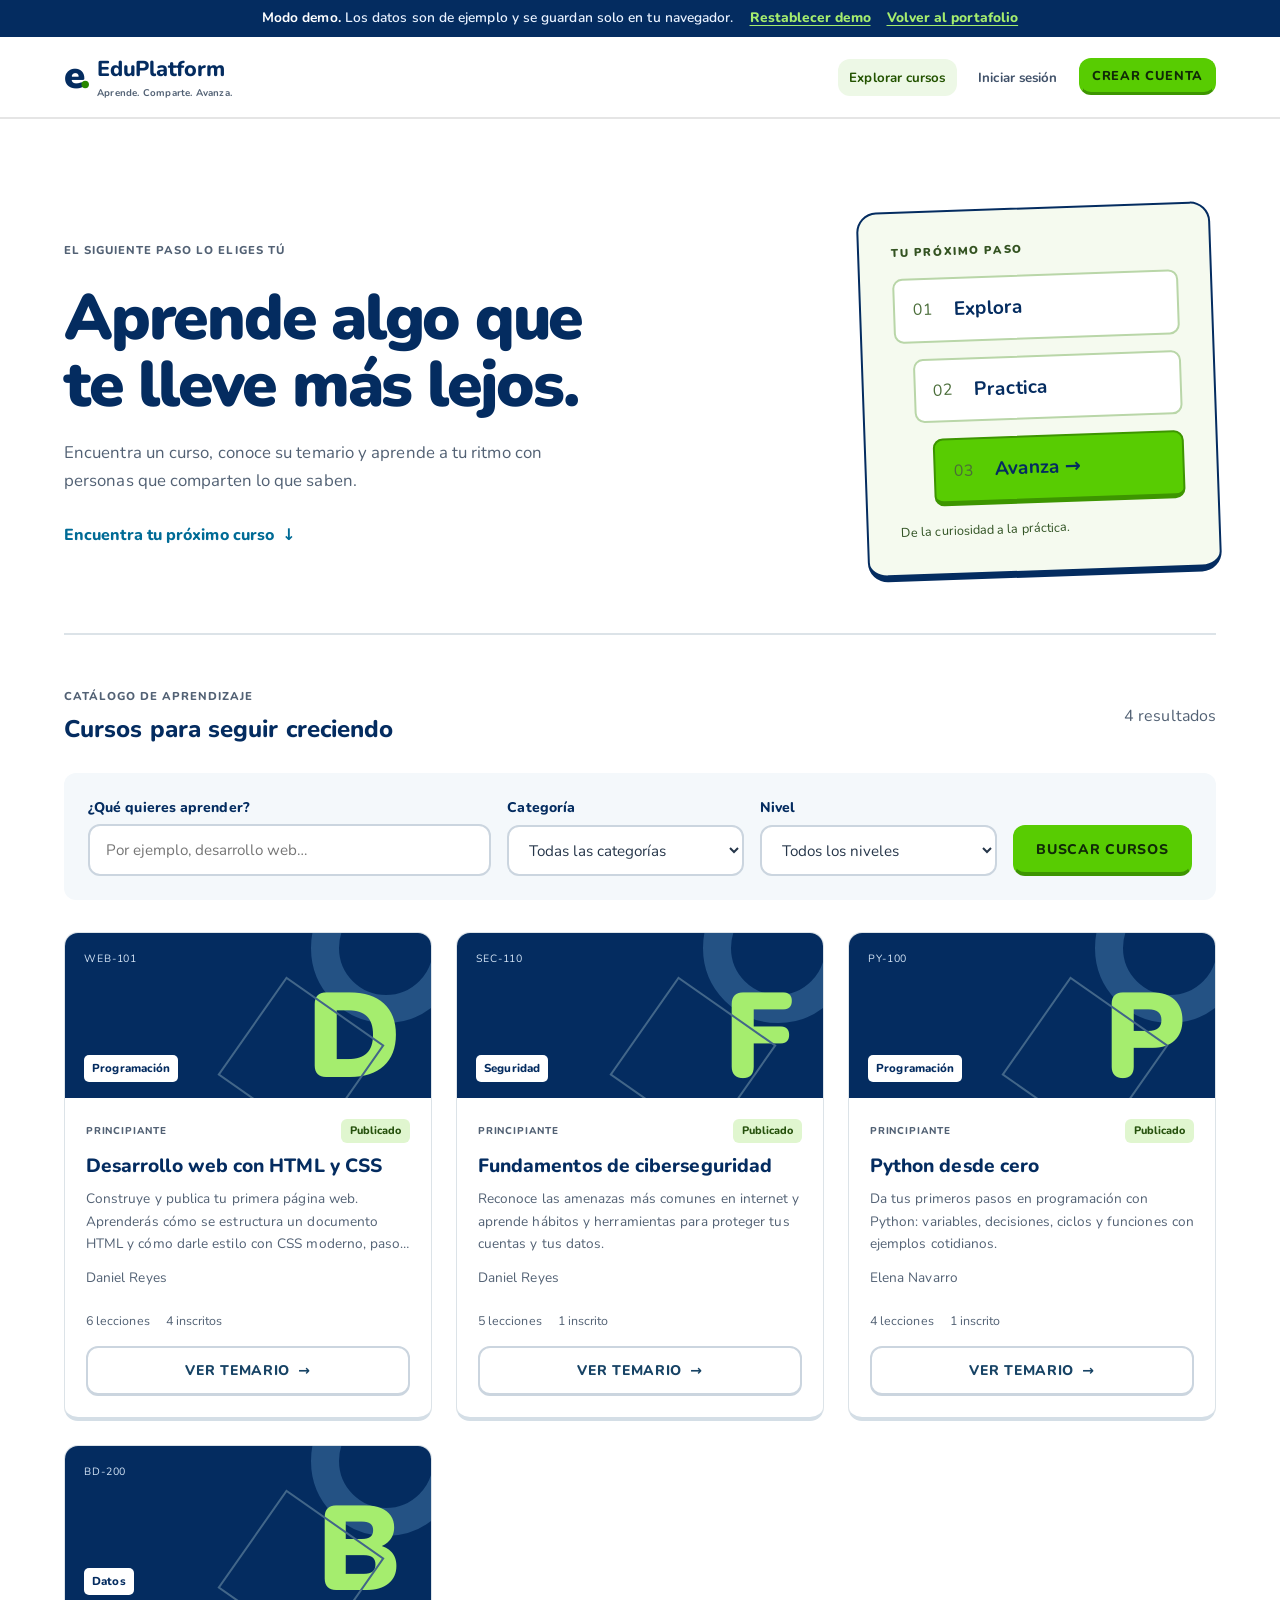
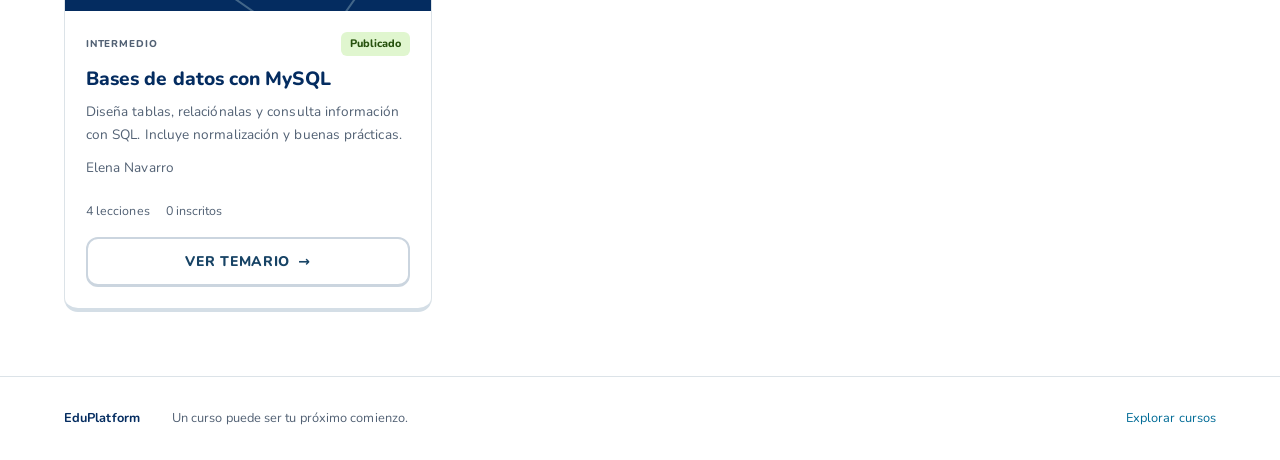
<file: proyectos/eduplatform-demo/index.html>
<!doctype html>
<html lang="es">
<head>
    <meta charset="utf-8">
    <meta name="viewport" content="width=device-width, initial-scale=1">
    <meta name="theme-color" content="#042c60">
    <meta name="description" content="Demo interactiva de EduPlatform: catálogo, aula, actividades y exámenes con datos de ejemplo guardados en el navegador.">
    <title>EduPlatform · Demo</title>
    <link rel="icon" type="image/svg+xml" href="data:image/svg+xml,%3Csvg xmlns='http://www.w3.org/2000/svg' viewBox='0 0 32 32'%3E%3Crect width='32' height='32' rx='8' fill='%23042c60'/%3E%3Ctext x='9' y='23' font-family='Arial' font-weight='900' font-size='20' fill='white'%3Ee%3C/text%3E%3Ccircle cx='24' cy='21' r='2.5' fill='%2358cc02'/%3E%3C/svg%3E">
    <link rel="preconnect" href="https://fonts.googleapis.com">
    <link rel="preconnect" href="https://fonts.gstatic.com" crossorigin>
    <link href="https://fonts.googleapis.com/css2?family=Nunito:wght@500;600;700;800;900&display=swap" rel="stylesheet">
    <link rel="stylesheet" href="app.css">
</head>
<body>
    <div class="demo-bar" role="note">
        <span><strong>Modo demo.</strong> Los datos son de ejemplo y se guardan solo en tu navegador.</span>
        <button type="button" data-reset-demo>Restablecer demo</button>
        <a href="../../#proyectos">Volver al portafolio</a>
    </div>
    <div id="app"></div>
    <script src="app.js"></script>
</body>
</html>
</file>
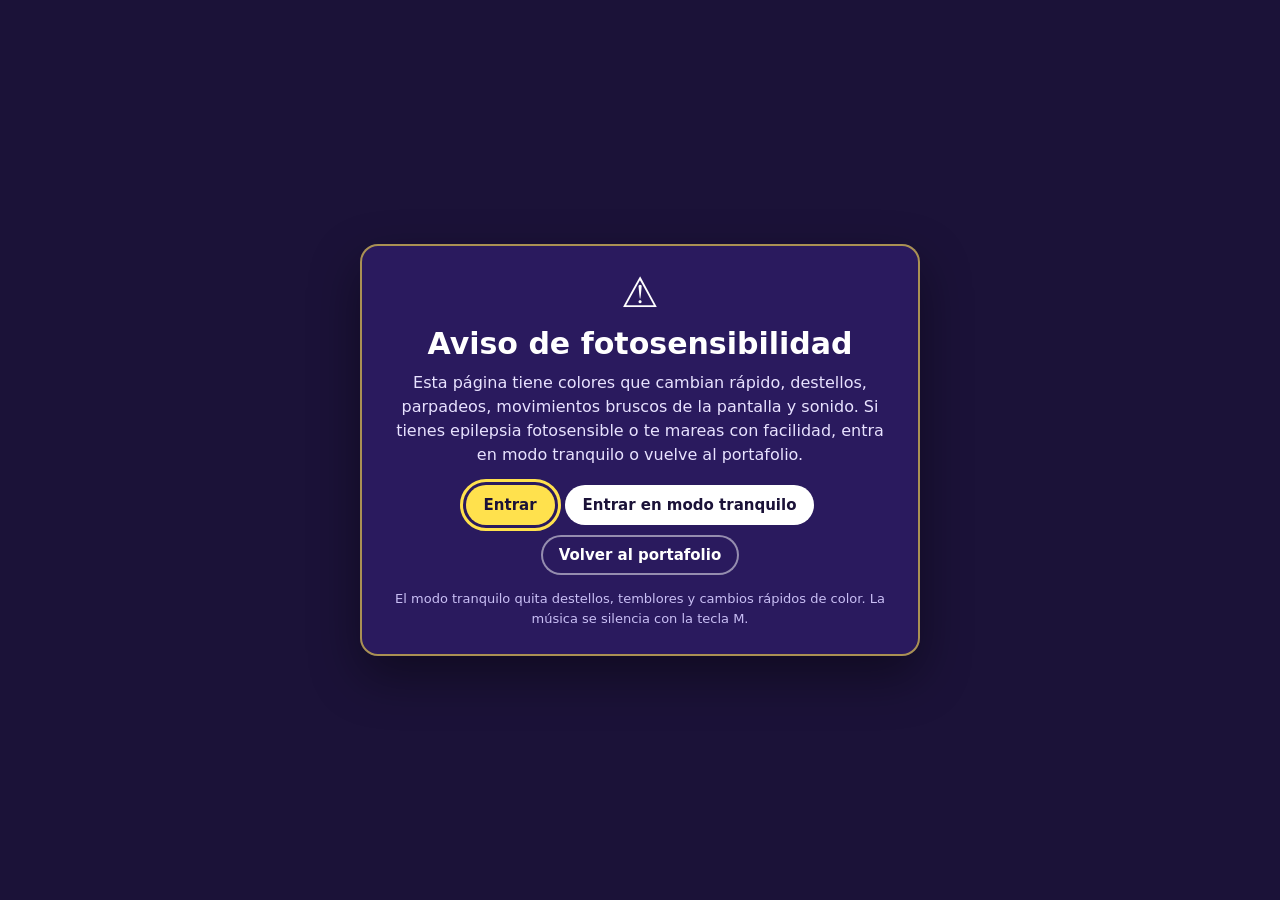
<file: proyectos/miau/index.html>
<!DOCTYPE html>
<html lang="es">
<head>
  <meta charset="UTF-8">
  <meta name="viewport" content="width=device-width, initial-scale=1">
  <meta name="theme-color" content="#2a1a5e">
  <meta name="robots" content="noindex">
  <title>≽^•⩊•^≼</title>
  <link rel="icon" type="image/webp" href="gato.webp">
  <style>
    :root {
      --glass: rgba(30, 16, 74, 0.34);
      --ink: #1b1238;
    }

    * { box-sizing: border-box; }

    html, body {
      height: 100%;
      margin: 0;
    }

    body {
      display: grid;
      place-items: center;
      min-height: 100vh;
      overflow: hidden;
      font-family: "Comic Neue", "Trebuchet MS", system-ui, sans-serif;
      color: var(--ink);
      background: #2a1a5e;
      cursor: pointer;
      user-select: none;
      -webkit-user-select: none;
      touch-action: manipulation;
      transition: transform 0.8s cubic-bezier(.6, -0.3, .3, 1.3);
    }

    /* ---------- Fondo ---------- */

    .rainbow {
      position: fixed;
      inset: -40px;
      background: repeating-linear-gradient(
        180deg,
        #ff4d6d 0 12%, #ff9f1c 12% 24%, #ffe14d 24% 36%,
        #5be37d 36% 48%, #4cc9f0 48% 60%, #7b61ff 60% 72%, #2a1a5e 72% 100%
      );
      background-size: 100% 140vh;
      filter: blur(14px) saturate(1.15);
      animation: flow 9s linear infinite;
      transform: skewY(-8deg);
      transition: filter 0.6s ease;
    }

    @keyframes flow {
      to { background-position: 0 140vh; }
    }

    .stars {
      position: fixed;
      inset: 0;
      background-image:
        radial-gradient(3px 3px at 12% 18%, #fff 50%, transparent 51%),
        radial-gradient(3px 3px at 72% 28%, #fff 50%, transparent 51%),
        radial-gradient(2px 2px at 35% 72%, #fff 50%, transparent 51%),
        radial-gradient(3px 3px at 88% 80%, #fff 50%, transparent 51%),
        radial-gradient(2px 2px at 55% 12%, #fff 50%, transparent 51%),
        radial-gradient(2px 2px at 20% 88%, #fff 50%, transparent 51%);
      background-size: 420px 420px;
      animation: twinkle 1.6s steps(2) infinite, drift 18s linear infinite;
      opacity: 0.8;
    }

    @keyframes twinkle { 50% { opacity: 0.35; } }
    @keyframes drift { to { background-position: -420px 0; } }

    /* ---------- Filas de gatos ---------- */

    .row {
      position: fixed;
      left: 0;
      z-index: 3;
      width: 100%;
      height: 72px;
      background: url("gato-recorte.png") repeat-x;
      background-size: 46px 72px;
      animation: scroll 5s linear infinite;
      filter: drop-shadow(0 4px 6px rgba(0, 0, 0, 0.35));
      pointer-events: none;
    }

    .row--top {
      top: 0;
      transform: rotate(180deg);
    }

    .row--bottom {
      bottom: 0;
    }

    @keyframes scroll {
      to { background-position: -460px 0; }
    }

    /* ---------- Capas ---------- */

    #flyers,
    #fx {
      position: fixed;
      inset: 0;
      pointer-events: none;
    }

    #flyers { z-index: 2; }
    #fx { z-index: 7; overflow: hidden; }

    .cat {
      position: absolute;
      width: calc(var(--s, 70px) * 0.628);
      height: var(--s, 70px);
      background: url("gato-recorte.png") center / contain no-repeat;
      filter: drop-shadow(0 6px 8px rgba(0, 0, 0, 0.35));
    }

    /* ---------- Gatos voladores ---------- */

    .flyer {
      pointer-events: auto;
      cursor: pointer;
    }

    .flyer--float {
      animation: across var(--d, 12s) linear infinite, bob 1.2s ease-in-out infinite alternate;
    }

    @keyframes across {
      from { left: -140px; }
      to { left: calc(100% + 140px); }
    }

    @keyframes bob {
      from { translate: 0 -10px; rotate: -12deg; }
      to { translate: 0 10px; rotate: 12deg; }
    }

    .flyer--spin { animation: spin var(--d, 3s) linear infinite; }

    @keyframes spin { to { rotate: 360deg; } }

    .flyer--bounce { animation: bounce 0.9s cubic-bezier(.3, 0, .7, 1) infinite alternate; }

    @keyframes bounce {
      from { translate: 0 0; scale: 1 0.85; }
      to { translate: 0 -90px; scale: 0.95 1.05; }
    }

    .flyer.booped {
      animation: boop 0.6s ease-out forwards !important;
      pointer-events: none;
    }

    @keyframes boop {
      40% { scale: 1.6; rotate: 200deg; }
      100% { scale: 0; rotate: 720deg; opacity: 0; }
    }

    .pop {
      --s: 70px;
      margin: -35px 0 0 -22px;
      animation: pop 1.1s cubic-bezier(.2, .7, .3, 1) forwards;
    }

    @keyframes pop {
      0% { transform: scale(0.2) rotate(0); opacity: 1; }
      100% { transform: translate(var(--x), var(--y)) scale(1.3) rotate(var(--r)); opacity: 0; }
    }

    .chaser {
      --s: 76px;
      position: fixed;
      z-index: 6;
      left: 0;
      top: 0;
      pointer-events: none;
    }

    /* ---------- Efectos de las sorpresas ---------- */

    .rain {
      top: -160px;
      animation: fall var(--d, 2.4s) cubic-bezier(.45, 0, .8, 1) forwards;
    }

    @keyframes fall {
      to { transform: translateY(calc(100vh + 220px)) rotate(var(--r, 360deg)); }
    }

    .giant {
      --s: min(70vh, 620px);
      bottom: -6vh;
      left: -60vh;
      z-index: 8;
      animation: stomp 4.2s ease-in-out forwards;
    }

    @keyframes stomp {
      0% { left: -60vh; rotate: -6deg; }
      15% { rotate: 6deg; }
      30% { rotate: -6deg; }
      45% { left: calc(50% - 22vh); rotate: 0deg; scale: 1; }
      55% { left: calc(50% - 22vh); scale: 1.12; }
      65% { left: calc(50% - 22vh); scale: 1; }
      100% { left: calc(100% + 10vh); rotate: 6deg; }
    }

    .orbit {
      position: absolute;
      left: 50%;
      top: 50%;
      width: 0;
      height: 0;
      animation: orbit var(--d, 3.6s) cubic-bezier(.3, 0, .6, 1) forwards;
    }

    .orbit .cat {
      left: var(--rad);
      top: -40px;
      --s: 80px;
    }

    @keyframes orbit {
      0% { rotate: var(--a); scale: 0.1; opacity: 0; }
      15% { opacity: 1; }
      80% { opacity: 1; }
      100% { rotate: calc(var(--a) + 900deg); scale: 1.5; opacity: 0; }
    }

    .run {
      left: calc(100% + 60px);
      animation: run var(--d, 3s) linear forwards, bob 0.25s ease-in-out infinite alternate;
    }

    @keyframes run { to { left: -220px; } }

    .rise {
      bottom: -160px;
      animation: rise var(--d, 6s) ease-in forwards, bob 1.6s ease-in-out infinite alternate;
    }

    @keyframes rise { to { transform: translateY(calc(-100vh - 260px)); } }

    .yarn {
      position: absolute;
      top: -80px;
      width: var(--s, 54px);
      height: var(--s, 54px);
      border-radius: 50%;
      background:
        radial-gradient(circle at 30% 30%, rgba(255, 255, 255, 0.5), transparent 45%),
        repeating-linear-gradient(35deg, var(--c) 0 6px, rgba(0, 0, 0, 0.18) 6px 8px),
        var(--c);
      box-shadow: 0 6px 10px rgba(0, 0, 0, 0.35);
      animation: yarn-drop 1.4s cubic-bezier(.5, 0, 1, .5) forwards, yarn-roll var(--d, 3s) 1.4s linear forwards;
    }

    @keyframes yarn-drop {
      0% { top: -80px; }
      70% { top: calc(100vh - 150px); }
      85% { top: calc(100vh - 230px); }
      100% { top: calc(100vh - 150px); }
    }

    @keyframes yarn-roll {
      to { translate: var(--x) 0; rotate: var(--r); opacity: 0; }
    }

    .laser {
      position: fixed;
      z-index: 9;
      left: 50%;
      top: 50%;
      width: 22px;
      height: 22px;
      margin: -11px 0 0 -11px;
      border-radius: 50%;
      background: radial-gradient(circle, #fff 0 20%, #ff1e3c 35% 60%, rgba(255, 30, 60, 0) 72%);
      box-shadow: 0 0 18px 8px rgba(255, 30, 60, 0.55);
      transition: left 0.55s cubic-bezier(.5, 0, .3, 1), top 0.55s cubic-bezier(.5, 0, .3, 1);
      pointer-events: auto;
      cursor: crosshair;
    }

    .laser::after {
      content: "";
      position: absolute;
      inset: -22px;
    }

    .laser-cat {
      --s: 90px;
      position: fixed;
      z-index: 8;
      left: 0;
      top: 0;
      pointer-events: none;
    }

    .mouse {
      position: fixed;
      z-index: 9;
      left: 0;
      top: 0;
      font-size: 46px;
      line-height: 1;
      pointer-events: auto;
      cursor: crosshair;
      filter: drop-shadow(0 4px 4px rgba(0, 0, 0, 0.4));
    }

    .mouse::after {
      content: "";
      position: absolute;
      inset: -20px;
    }

    .kaomoji {
      position: absolute;
      color: #ffffff;
      font-size: var(--f, 22px);
      font-weight: 800;
      text-shadow: 0 2px 6px rgba(0, 0, 0, 0.45);
      white-space: nowrap;
      animation: pop 1.6s cubic-bezier(.2, .7, .3, 1) forwards;
    }

    .combo {
      position: fixed;
      z-index: 9;
      margin: -40px 0 0 14px;
      color: #ffe14d;
      font-size: 26px;
      font-weight: 900;
      text-shadow: 2px 2px 0 #ff4d6d, 0 4px 10px rgba(0, 0, 0, 0.4);
      pointer-events: none;
      animation: combo 0.7s ease-out forwards;
    }

    @keyframes combo {
      from { transform: scale(0.6); opacity: 1; }
      to { transform: translateY(-40px) scale(1.2); opacity: 0; }
    }

    /* Modos de pantalla */
    body.party .rainbow { animation: flow 2s linear infinite, hue 0.8s linear infinite; }
    body.party .card { animation: dance 0.4s ease-in-out infinite alternate; }
    body.party .face { animation-duration: 0.25s; }

    @keyframes hue { to { filter: blur(14px) saturate(1.6) hue-rotate(360deg); } }
    @keyframes dance {
      from { rotate: -3deg; scale: 1; }
      to { rotate: 3deg; scale: 1.04; }
    }

    body.flip { transform: rotate(180deg); }

    body.ghost .rainbow { filter: blur(14px) brightness(0.22) saturate(0.3); }
    body.ghost .row { opacity: 0.35; }
    body.ghost #flyers { animation: flicker 0.4s steps(2) infinite; }
    body.ghost .cat { filter: drop-shadow(0 0 14px #c8b6ff) brightness(1.25) grayscale(0.6); }

    @keyframes flicker { 50% { opacity: 0.35; } }

    body.zerog .card { animation: zerog 3s ease-in-out infinite alternate; }
    body.zerog #flyers { animation: zerog 2.4s ease-in-out infinite alternate; }

    @keyframes zerog {
      from { translate: 0 0; rotate: -4deg; }
      to { translate: 0 -40px; rotate: 4deg; }
    }

    body.quake { animation: quake 0.12s linear infinite; }

    @keyframes quake {
      25% { translate: -8px 5px; }
      50% { translate: 7px -6px; }
      75% { translate: -5px -4px; }
    }

    body.squeak .face { animation: spin 0.35s linear infinite; }
    body.squeak .row { animation-duration: 1.5s; }

    body.legend .row { animation-duration: 1.2s; }
    body.legend .title h1 { animation: rainbow-text 0.6s linear infinite; }

    @keyframes rainbow-text {
      0% { color: #ff4d6d; }
      33% { color: #ffe14d; }
      66% { color: #4cc9f0; }
      100% { color: #ff4d6d; }
    }

    /* ---------- Tarjeta ---------- */

    .card {
      position: relative;
      z-index: 4;
      width: min(92vw, 640px);
      padding: 26px 28px 20px;
      border-radius: 18px;
      text-align: center;
      background: var(--glass);
      backdrop-filter: blur(10px) saturate(1.2);
      -webkit-backdrop-filter: blur(10px) saturate(1.2);
      box-shadow: 0 18px 40px rgba(0, 0, 0, 0.3), inset 0 0 0 1px rgba(255, 255, 255, 0.35);
      cursor: default;
    }

    .card.shake { animation: shake 0.5s ease; }

    @keyframes shake {
      20% { translate: -10px 0; rotate: -2deg; }
      40% { translate: 10px 0; rotate: 2deg; }
      60% { translate: -6px 0; }
      80% { translate: 6px 0; }
    }

    .title {
      display: flex;
      align-items: center;
      justify-content: center;
      gap: clamp(10px, 3vw, 20px);
      margin-bottom: 14px;
    }

    .title h1 {
      margin: 0;
      color: #ffffff;
      font-size: clamp(28px, 6vw, 46px);
      letter-spacing: -0.02em;
      text-shadow: 3px 3px 0 #ff4d6d, -3px -3px 0 #4cc9f0;
    }

    .face-wrap { position: relative; }

    .face {
      display: block;
      width: clamp(64px, 15vw, 112px);
      aspect-ratio: 1;
      border-radius: 50%;
      border: 3px solid #ffffff;
      background: url("gato.webp") center / cover;
      box-shadow: 0 6px 14px rgba(0, 0, 0, 0.3);
      animation: tilt 1.4s ease-in-out infinite alternate;
    }

    .face-wrap:last-child .face { animation-direction: alternate-reverse; }

    .crown {
      position: absolute;
      left: 50%;
      top: -30px;
      font-size: 34px;
      transform: translateX(-50%) rotate(-10deg);
      animation: tilt 1s ease-in-out infinite alternate;
    }

    @keyframes tilt {
      from { rotate: -10deg; scale: 1; }
      to { rotate: 10deg; scale: 1.08; }
    }

    .card p {
      margin: 8px 0;
      color: #ffffff;
      font-size: clamp(15px, 2.4vw, 18px);
      font-weight: 600;
      text-shadow: 0 1px 3px rgba(0, 0, 0, 0.45);
    }

    .score {
      display: grid;
      gap: 8px;
      justify-items: center;
      margin: 14px 0 4px;
    }

    .counter {
      padding: 4px 14px;
      border-radius: 999px;
      background: rgba(0, 0, 0, 0.28);
      color: #ffffff;
      font-size: 18px;
      font-weight: 700;
      font-variant-numeric: tabular-nums;
    }

    .counter.bump { animation: bump 0.25s ease; }

    @keyframes bump { 50% { scale: 1.18; } }

    .next {
      width: min(320px, 80%);
      height: 10px;
      border-radius: 999px;
      overflow: hidden;
      background: rgba(255, 255, 255, 0.25);
    }

    .next span {
      display: block;
      height: 100%;
      width: 0;
      border-radius: inherit;
      background: linear-gradient(90deg, #ffe14d, #ff4d6d);
      transition: width 0.25s ease;
    }

    .hint,
    .stats {
      color: rgba(255, 255, 255, 0.88);
      font-size: 13px;
      font-weight: 600;
    }

    .stats {
      margin-top: 2px;
    }

    details.logros {
      max-width: 420px;
      margin: 8px auto 0;
      color: #ffffff;
      font-size: 13px;
      text-align: left;
      cursor: default;
    }

    details.logros summary {
      text-align: center;
      font-weight: 700;
      cursor: pointer;
    }

    details.logros ul {
      display: grid;
      grid-template-columns: repeat(2, minmax(0, 1fr));
      gap: 4px 12px;
      margin: 8px 0 0;
      padding: 10px 12px;
      border-radius: 12px;
      background: rgba(0, 0, 0, 0.25);
      list-style: none;
    }

    details.logros li.off { opacity: 0.55; }

    .back {
      display: inline-block;
      margin-top: 12px;
      padding: 10px 18px;
      border-radius: 999px;
      background: #ffffff;
      color: var(--ink);
      font-size: 15px;
      font-weight: 700;
      text-decoration: none;
      box-shadow: 0 4px 0 rgba(0, 0, 0, 0.25);
    }

    .back:active {
      translate: 0 2px;
      box-shadow: 0 2px 0 rgba(0, 0, 0, 0.25);
    }

    :focus-visible {
      outline: 3px solid #ffe14d;
      outline-offset: 3px;
    }

    /* ---------- Letreros y logros ---------- */

    .banner {
      position: fixed;
      z-index: 10;
      left: 50%;
      top: 9vh;
      padding: 10px 26px;
      border-radius: 16px;
      background: #ffe14d;
      color: #1b1238;
      font-size: clamp(24px, 5.6vw, 52px);
      font-weight: 900;
      letter-spacing: -0.02em;
      white-space: nowrap;
      box-shadow: 0 8px 0 #c9a400, 0 18px 40px rgba(0, 0, 0, 0.35);
      transform: translateX(-50%);
      pointer-events: none;
      animation: banner 2.6s cubic-bezier(.2, .9, .3, 1.3) forwards;
    }

    .banner small {
      display: block;
      font-size: 0.38em;
      font-weight: 700;
      text-align: center;
    }

    @keyframes banner {
      0% { transform: translateX(-50%) scale(0) rotate(-12deg); }
      15% { transform: translateX(-50%) scale(1.1) rotate(3deg); }
      25% { transform: translateX(-50%) scale(1) rotate(-2deg); }
      85% { transform: translateX(-50%) scale(1) rotate(-2deg); opacity: 1; }
      100% { transform: translateX(-50%) scale(0.6) translateY(-40px); opacity: 0; }
    }

    .toasts {
      position: fixed;
      z-index: 11;
      right: 14px;
      bottom: 86px;
      display: grid;
      gap: 8px;
      justify-items: end;
      pointer-events: none;
    }

    .toast {
      padding: 10px 14px;
      border-radius: 12px;
      background: #1b1238;
      color: #ffffff;
      font-size: 14px;
      font-weight: 700;
      box-shadow: 0 8px 20px rgba(0, 0, 0, 0.35), inset 0 0 0 2px #ffe14d;
      animation: toast 3.2s ease forwards;
    }

    .toast small {
      display: block;
      color: #ffe14d;
      font-size: 11px;
      text-transform: uppercase;
      letter-spacing: 0.06em;
    }

    @keyframes toast {
      0% { transform: translateX(120%); }
      10%, 85% { transform: translateX(0); opacity: 1; }
      100% { transform: translateX(0); opacity: 0; }
    }

    /* ---------- Aviso de fotosensibilidad ---------- */

    body.gated > :not(#gate) { visibility: hidden; }

    #gate {
      position: fixed;
      inset: 0;
      z-index: 50;
      display: grid;
      place-items: center;
      padding: 20px;
      background: #1b1238;
      cursor: default;
    }

    .gate__box {
      width: min(560px, 100%);
      padding: 28px;
      border-radius: 18px;
      background: #2a1a5e;
      color: #ffffff;
      text-align: center;
      box-shadow: inset 0 0 0 2px rgba(255, 225, 77, 0.6), 0 20px 50px rgba(0, 0, 0, 0.4);
    }

    .gate__icon {
      display: block;
      font-size: 42px;
      line-height: 1;
    }

    .gate__box h2 {
      margin: 12px 0 10px;
      font-size: clamp(22px, 5vw, 30px);
    }

    .gate__box p {
      margin: 0 0 12px;
      font-size: 16px;
      line-height: 1.5;
      color: #e8e2ff;
    }

    .gate__actions {
      display: flex;
      flex-wrap: wrap;
      justify-content: center;
      gap: 10px;
      margin: 18px 0 14px;
    }

    .gate__actions button,
    .gate__actions a {
      padding: 11px 18px;
      border: 0;
      border-radius: 999px;
      font: inherit;
      font-size: 15px;
      font-weight: 800;
      text-decoration: none;
      cursor: pointer;
    }

    .gate__actions [data-enter="normal"] { background: #ffe14d; color: #1b1238; }
    .gate__actions [data-enter="calm"] { background: #ffffff; color: #1b1238; }
    .gate__actions a { background: transparent; color: #ffffff; box-shadow: inset 0 0 0 2px rgba(255, 255, 255, 0.5); }

    .gate__box .gate__note {
      margin: 0;
      font-size: 13px;
      color: #c9bff5;
    }

    /* Modo tranquilo: sin destellos, temblores ni cambios rápidos de color */
    body.calm .stars { animation: drift 40s linear infinite; }
    body.calm .rainbow { animation-duration: 24s; }
    body.calm .row { animation-duration: 14s; }
    body.calm.party .rainbow { animation: flow 24s linear infinite; }
    body.calm.party .card { animation: none; }
    body.calm.ghost #flyers { animation: none; opacity: 0.6; }
    body.calm.quake { animation: none; }
    body.calm.flip { transform: none; }
    body.calm.legend .row { animation-duration: 14s; }
    body.calm.legend .title h1 { animation: none; }
    body.calm.squeak .face { animation: tilt 1.4s ease-in-out infinite alternate; }
    body.calm .card.shake { animation: none; }

    @media (prefers-reduced-motion: reduce) {
      *, *::before, *::after {
        animation-duration: 0.01ms !important;
        animation-iteration-count: 1 !important;
      }
      .flyer, .chaser { display: none; }
      body.flip { transform: none; }
    }

    @media (pointer: coarse) {
      .chaser { display: none; }
    }
  </style>
</head>
<body class="gated">
  <div id="gate" role="dialog" aria-modal="true" aria-labelledby="gate-title" aria-describedby="gate-text">
    <div class="gate__box">
      <span class="gate__icon" aria-hidden="true">⚠️</span>
      <h2 id="gate-title">Aviso de fotosensibilidad</h2>
      <p id="gate-text">Esta página tiene colores que cambian rápido, destellos, parpadeos, movimientos bruscos de la pantalla y sonido. Si tienes epilepsia fotosensible o te mareas con facilidad, entra en modo tranquilo o vuelve al portafolio.</p>
      <div class="gate__actions">
        <button type="button" data-enter="normal">Entrar</button>
        <button type="button" data-enter="calm">Entrar en modo tranquilo</button>
        <a href="../../">Volver al portafolio</a>
      </div>
      <p class="gate__note">El modo tranquilo quita destellos, temblores y cambios rápidos de color. La música se silencia con la tecla M.</p>
    </div>
  </div>
  <div class="rainbow" aria-hidden="true"></div>
  <div class="stars" aria-hidden="true"></div>
  <div class="row row--top" aria-hidden="true"></div>
  <div class="row row--bottom" aria-hidden="true"></div>
  <div id="flyers" aria-hidden="true"></div>
  <div id="fx" aria-hidden="true"></div>
  <span class="cat chaser" id="chaser" aria-hidden="true"></span>
  <div class="toasts" id="toasts" aria-live="polite"></div>

  <main class="card" id="card">
    <div class="title">
      <span class="face-wrap"><span class="face" role="img" aria-label="Gato mirando fijamente"></span></span>
      <h1 id="title">¡miau!</h1>
      <span class="face-wrap"><span class="face" role="img" aria-label="Gato mirando fijamente"></span></span>
    </div>
    <p>encontraste el easter egg, curioso humano.</p>
    <p>toca en cualquier parte para soltar gatitos, o atrapa a los que vuelan ≽^•⩊•^≼</p>
    <div class="score">
      <span class="counter" id="counter" aria-live="polite"><span id="count">0</span> gatos liberados</span>
      <div class="next" aria-hidden="true"><span id="bar"></span></div>
      <span class="hint" id="hint">la próxima sorpresa se acerca…</span>
      <span class="stats" id="stats"></span>
    </div>
    <details class="logros" id="logros">
      <summary>🏆 Logros</summary>
      <ul id="logros-list"></ul>
    </details>
    <a class="back" href="../../">Volver al portafolio</a>
  </main>

  <script>
    (function () {
      "use strict";

      /*
       * ¿Quieres usar una canción propia? Pon el archivo (mp3/ogg) en esta carpeta
       * y escribe su nombre aquí, por ejemplo "musica.mp3". Si se deja vacío, suena
       * la melodía chiptune que genera el navegador.
       */
      const MUSIC_FILE = "";

      const reduce = window.matchMedia("(prefers-reduced-motion: reduce)").matches;
      let gated = true;
      let calm = reduce;
      const rand = (a, b) => a + Math.random() * (b - a);
      const randInt = (a, b) => Math.floor(rand(a, b + 1));
      const pick = (list) => list[Math.floor(Math.random() * list.length)];
      const fx = document.getElementById("fx");
      const card = document.getElementById("card");
      const store = {
        get(key, fallback) { try { const v = localStorage.getItem("miau:" + key); return v === null ? fallback : JSON.parse(v); } catch (e) { return fallback; } },
        set(key, value) { try { localStorage.setItem("miau:" + key, JSON.stringify(value)); } catch (e) { /* sin almacenamiento */ } }
      };

      // Título de la pestaña que va cambiando
      const titles = ["≽^•⩊•^≼", "(˵◝ ⩊ ◜˵)マ", "/ᐠ > ˕ <マ ₊˚⊹♡", "ฅ^•ﻌ•^ฅ"];
      let t = 0;
      setInterval(() => { document.title = titles[t++ % titles.length]; }, 500);

      /* ================= Logros ================= */

      const ACHIEVEMENTS = [
        ["primero", "Primer gatito", "libera tu primer gato"],
        ["atrapa", "Atrapagatos", "atrapa un gato volador"],
        ["experto", "Cazador experto", "atrapa 10 gatos voladores"],
        ["combo", "Dedos veloces", "llega a un combo x8"],
        ["miau", "Hablas gato", "escribe una palabra secreta"],
        ["laser", "Más rápido que la luz", "atrapa el punto láser"],
        ["raton", "Cazador de ratones", "atrapa al ratón"],
        ["paciencia", "Paciencia gatuna", "quédate un minuto"],
        ["cien", "Leyenda", "libera 100 gatos"],
        ["rey", "Realeza felina", "libera 250 gatos"],
        ["sorpresas", "Coleccionista", "ve 8 sorpresas distintas"],
        ["record", "Nuevo récord", "supera tu mejor marca"]
      ];
      const unlocked = new Set(store.get("logros", []));
      const best = store.get("best", 0);
      const toasts = document.getElementById("toasts");

      function renderAchievements() {
        document.getElementById("logros-list").innerHTML = ACHIEVEMENTS.map(([id, name, desc]) =>
          `<li class="${unlocked.has(id) ? "" : "off"}" title="${desc}">${unlocked.has(id) ? "✓" : "🔒"} ${name}</li>`).join("");
        document.querySelector("#logros summary").textContent = `🏆 Logros ${unlocked.size}/${ACHIEVEMENTS.length}`;
      }

      function unlock(id) {
        if (unlocked.has(id)) return;
        unlocked.add(id);
        store.set("logros", [...unlocked]);
        const a = ACHIEVEMENTS.find((x) => x[0] === id);
        const el = document.createElement("div");
        el.className = "toast";
        el.innerHTML = `<small>Logro desbloqueado</small>${a[1]}`;
        toasts.appendChild(el);
        setTimeout(() => el.remove(), 3300);
        chime();
        renderAchievements();
      }


      /* ================= Gatos voladores ================= */

      const layer = document.getElementById("flyers");
      let boops = 0;

      function spawnFlyer(kind, x, y) {
        const el = document.createElement("span");
        el.className = "cat flyer flyer--" + kind;
        if (kind === "float") {
          el.style.setProperty("--s", rand(80, 140) + "px");
          el.style.setProperty("--d", rand(8, 16) + "s");
          el.style.top = rand(12, 78) + "%";
          el.style.animationDelay = -rand(0, 16) + "s, " + -rand(0, 1) + "s";
        } else {
          el.style.setProperty("--s", rand(90, 130) + "px");
          el.style.setProperty("--d", rand(2, 4) + "s");
          el.style.left = x + "%";
          el.style.top = y + "%";
        }
        layer.appendChild(el);
        return el;
      }

      function startFlyers() {
        if (reduce) return;
        for (let i = 0; i < 7; i++) spawnFlyer("float");
        [[6, 22, "bounce"], [86, 18, "spin"], [10, 70, "bounce"], [84, 66, "spin"]].forEach(([x, y, k]) => spawnFlyer(k, x, y));
      }

      // Atrapar un gato volador: explota en gatitos y suma 5
      layer.addEventListener("pointerdown", (e) => {
        const cat = e.target instanceof Element ? e.target.closest(".flyer") : null;
        if (gated || !cat || cat.classList.contains("booped")) return;
        e.stopPropagation();
        startMusic();
        cat.classList.add("booped");
        boing();
        for (let i = 0; i < 5; i++) popAt(e.clientX, e.clientY);
        boops++;
        unlock("atrapa");
        if (boops >= 10) unlock("experto");
        release(5);
        setTimeout(() => {
          const kind = cat.classList.contains("flyer--float") ? "float" : cat.classList.contains("flyer--spin") ? "spin" : "bounce";
          const x = parseFloat(cat.style.left) || rand(5, 90);
          const y = parseFloat(cat.style.top) || rand(15, 75);
          cat.remove();
          spawnFlyer(kind, x, y);
        }, 700);
      });

      /* ================= Contador, combos y clics ================= */

      const countEl = document.getElementById("count");
      const counter = document.getElementById("counter");
      const bar = document.getElementById("bar");
      const hint = document.getElementById("hint");
      const stats = document.getElementById("stats");
      let released = 0;
      let segmentStart = 0;
      let nextSurprise = randInt(20, 42);
      let combo = 0;
      let lastClick = 0;
      let recordBeaten = false;

      function updateStats() {
        const record = Math.max(best, released);
        stats.textContent = `récord: ${record} gatos`;
      }

      function popAt(x, y) {
        if (reduce) return;
        const pop = document.createElement("span");
        pop.className = "cat pop";
        pop.style.left = x + "px";
        pop.style.top = y + "px";
        pop.style.setProperty("--x", rand(-220, 220) + "px");
        pop.style.setProperty("--y", rand(-260, -80) + "px");
        pop.style.setProperty("--r", rand(-540, 540) + "deg");
        fx.appendChild(pop);
        pop.addEventListener("animationend", () => pop.remove());
      }

      function release(n) {
        const before = released;
        released += n;
        countEl.textContent = released;
        counter.classList.remove("bump");
        void counter.offsetWidth;
        counter.classList.add("bump");
        unlock("primero");

        if (released > best) {
          store.set("best", released);
          if (best > 0 && !recordBeaten) { recordBeaten = true; unlock("record"); }
        }
        updateStats();

        // Hitos fijos que se celebran a lo grande
        const big = [500, 250, 100].find((m) => before < m && released >= m);
        if (big) {
          bigEvent(big);
          segmentStart = released;
          nextSurprise = released + randInt(20, 42);
        } else if (released >= nextSurprise) {
          surprise();
          segmentStart = released;
          nextSurprise = released + randInt(20, 42);
        }

        const span = nextSurprise - segmentStart;
        const done = released - segmentStart;
        bar.style.width = Math.min(100, (done / span) * 100) + "%";
        const left = nextSurprise - released;
        hint.textContent = left <= 5 ? "¡la sorpresa está a punto de llegar!" : left <= 15 ? "algo se acerca…" : "sigue soltando gatos…";
      }

      document.addEventListener("pointerdown", (e) => {
        if (gated || (e.target instanceof Element && e.target.closest(".back, details, .laser, .mouse, #gate"))) return;
        startMusic();
        const now = performance.now();
        combo = now - lastClick < 450 ? Math.min(combo + 1, 12) : 1;
        lastClick = now;
        const amount = combo >= 10 ? 3 : combo >= 6 ? 2 : 1;
        for (let i = 0; i < amount; i++) popAt(e.clientX, e.clientY);
        if (combo >= 3) showCombo(e.clientX, e.clientY);
        if (combo >= 8) unlock("combo");
        meow();
        release(amount);
      });

      function showCombo(x, y) {
        const el = document.createElement("span");
        el.className = "combo";
        el.textContent = "x" + combo + (combo >= 10 ? "!!" : combo >= 6 ? "!" : "");
        el.style.left = x + "px";
        el.style.top = y + "px";
        document.body.appendChild(el);
        el.addEventListener("animationend", () => el.remove());
      }

      /* ================= Sorpresas ================= */

      function banner(text, sub) {
        document.querySelectorAll(".banner").forEach((b) => b.remove());
        const el = document.createElement("div");
        el.className = "banner";
        el.innerHTML = `${text}<small>${sub}</small>`;
        document.body.appendChild(el);
        setTimeout(() => el.remove(), 2700);
        card.classList.remove("shake");
        void card.offsetWidth;
        card.classList.add("shake");
      }

      const modeTimers = {};
      function mode(cls, ms, onEnd) {
        document.body.classList.add(cls);
        clearTimeout(modeTimers[cls]);
        modeTimers[cls] = setTimeout(() => { document.body.classList.remove(cls); if (onEnd) onEnd(); }, ms);
      }

      function add(el, life) {
        fx.appendChild(el);
        el.addEventListener("animationend", (ev) => { if (ev.target === el && (!life || ev.animationName === life)) el.remove(); });
        return el;
      }

      function catRain(amount = 30) {
        if (reduce) return;
        for (let i = 0; i < amount; i++) {
          setTimeout(() => {
            const c = document.createElement("span");
            c.className = "cat rain";
            c.style.left = rand(-2, 98) + "%";
            c.style.setProperty("--s", rand(60, 130) + "px");
            c.style.setProperty("--d", rand(1.8, 3.2) + "s");
            c.style.setProperty("--r", rand(-540, 540) + "deg");
            add(c);
          }, i * 70);
        }
      }

      function giantCat() {
        if (reduce) return;
        const g = document.createElement("span");
        g.className = "cat giant";
        add(g);
        [600, 1900, 3200].forEach((ms) => setTimeout(() => meow(0.5), ms));
      }

      function tornado() {
        if (reduce) return;
        for (let i = 0; i < 18; i++) {
          const o = document.createElement("span");
          o.className = "orbit";
          o.style.setProperty("--a", i * 20 + "deg");
          o.style.setProperty("--rad", rand(80, 320) + "px");
          o.style.setProperty("--d", rand(3, 4.2) + "s");
          o.innerHTML = '<span class="cat"></span>';
          add(o, "orbit");
        }
        sweep(120, 900, 2.5, "sawtooth", 0.05);
      }

      function stampede() {
        if (reduce) return;
        for (let i = 0; i < 22; i++) {
          setTimeout(() => {
            const c = document.createElement("span");
            c.className = "cat run";
            c.style.top = rand(55, 82) + "%";
            c.style.setProperty("--s", rand(70, 120) + "px");
            c.style.setProperty("--d", rand(1.6, 2.8) + "s");
            add(c, "run");
          }, i * 110);
        }
      }

      function zeroG() {
        mode("zerog", 7000);
        if (reduce) return;
        for (let i = 0; i < 16; i++) {
          setTimeout(() => {
            const c = document.createElement("span");
            c.className = "cat rise";
            c.style.left = rand(0, 95) + "%";
            c.style.setProperty("--s", rand(60, 110) + "px");
            c.style.setProperty("--d", rand(4, 7) + "s");
            add(c, "rise");
          }, i * 250);
        }
      }

      function yarnStorm() {
        if (reduce) return;
        const colors = ["#ff4d6d", "#4cc9f0", "#ffe14d", "#7b61ff", "#5be37d"];
        for (let i = 0; i < 14; i++) {
          setTimeout(() => {
            const y = document.createElement("span");
            y.className = "yarn";
            y.style.left = rand(3, 92) + "%";
            y.style.setProperty("--c", pick(colors));
            y.style.setProperty("--s", rand(40, 70) + "px");
            y.style.setProperty("--x", rand(-500, 500) + "px");
            y.style.setProperty("--r", rand(-900, 900) + "deg");
            y.style.setProperty("--d", rand(2, 3.5) + "s");
            add(y, "yarn-roll");
            setTimeout(() => boing(0.4), 1000);
          }, i * 160);
        }
      }

      function kaomojiBurst() {
        if (reduce) return;
        const faces = ["≽^•⩊•^≼", "ฅ^•ﻌ•^ฅ", "(=^･ω･^=)", "/ᐠ｡ꞈ｡ᐟ\\", "ᓚᘏᗢ", "(^._.^)ﾉ", "=^..^="];
        for (let i = 0; i < 26; i++) {
          const k = document.createElement("span");
          k.className = "kaomoji";
          k.textContent = pick(faces);
          k.style.left = rand(5, 90) + "%";
          k.style.top = rand(25, 85) + "%";
          k.style.setProperty("--f", rand(18, 38) + "px");
          k.style.setProperty("--x", rand(-120, 120) + "px");
          k.style.setProperty("--y", rand(-220, -60) + "px");
          k.style.setProperty("--r", rand(-40, 40) + "deg");
          k.style.animationDelay = rand(0, 0.8) + "s";
          add(k);
        }
      }

      function laserGame() {
        const dot = document.createElement("span");
        dot.className = "laser";
        document.body.appendChild(dot);
        const chasers = [];
        const count = calm ? 3 : 5;
        for (let i = 0; i < count && !reduce; i++) {
          const c = document.createElement("span");
          c.className = "cat laser-cat";
          c.style.setProperty("--s", rand(70, 110) + "px");
          // Cada gato entra desde un borde distinto y persigue el punto a su manera
          c._x = i % 2 ? rand(0, innerWidth) : (i % 4 === 0 ? -120 : innerWidth + 40);
          c._y = i % 2 ? (i % 3 ? -140 : innerHeight + 40) : rand(0, innerHeight);
          c._angle = (i / count) * Math.PI * 2 + rand(-0.4, 0.4);
          c._radius = rand(110, 230);
          c._spin = rand(0.6, 1.4) * (Math.random() < 0.5 ? -1 : 1);
          c._speed = rand(0.05, 0.095);
          c._phase = rand(0, Math.PI * 2);
          document.body.appendChild(c);
          chasers.push(c);
        }
        let alive = true;
        const move = () => { dot.style.left = rand(8, 92) + "%"; dot.style.top = rand(15, 82) + "%"; };
        move();
        const mover = setInterval(move, 1100);
        (function follow(now) {
          if (!alive) return;
          const r = dot.getBoundingClientRect();
          const time = (now || 0) / 1000;
          chasers.forEach((c) => {
            // Cada gato apunta a un punto propio alrededor del láser, que va girando
            const a = c._angle + time * c._spin;
            const radius = c._radius * (0.75 + 0.25 * Math.sin(time * 2 + c._phase));
            const tx = r.left - 30 + Math.cos(a) * radius;
            const ty = r.top - 50 + Math.sin(a) * radius * 0.7;
            c._x += (tx - c._x) * c._speed + Math.sin(time * 6 + c._phase) * 1.2;
            c._y += (ty - c._y) * c._speed + Math.cos(time * 5 + c._phase) * 1.2;
          });
          // Separación: si dos gatos se enciman, se empujan un poco
          for (let i = 0; i < chasers.length; i++) {
            for (let j = i + 1; j < chasers.length; j++) {
              const A = chasers[i];
              const B = chasers[j];
              const dx = B._x - A._x;
              const dy = B._y - A._y;
              const d = Math.hypot(dx, dy) || 1;
              if (d < 115) {
                const push = (115 - d) * 0.2;
                A._x -= (dx / d) * push; A._y -= (dy / d) * push;
                B._x += (dx / d) * push; B._y += (dy / d) * push;
              }
            }
          }
          chasers.forEach((c) => {
            c.style.transform = `translate(${c._x}px, ${c._y}px) rotate(${Math.max(-25, Math.min(25, (r.left - c._x) * 0.06))}deg)`;
          });
          requestAnimationFrame(follow);
        })();
        const end = (caught) => {
          if (!alive) return;
          alive = false;
          clearInterval(mover);
          dot.remove();
          chasers.forEach((c) => c.remove());
          if (caught) { banner("¡LÁSER ATRAPADO!", "+15 gatos"); unlock("laser"); release(15); }
        };
        dot.addEventListener("pointerdown", (e) => { e.stopPropagation(); pew(); end(true); });
        setTimeout(() => end(false), 8000);
      }

      function mouseHunt() {
        const m = document.createElement("span");
        m.className = "mouse";
        m.textContent = "🐭";
        document.body.appendChild(m);
        const fromLeft = Math.random() < 0.5;
        const start = performance.now();
        const dur = 5200;
        const baseY = rand(25, 70);
        let alive = true;
        (function run(now) {
          if (!alive) return;
          const p = (now - start) / dur;
          if (p >= 1) { alive = false; m.remove(); return; }
          const x = fromLeft ? -60 + p * (innerWidth + 120) : innerWidth + 60 - p * (innerWidth + 120);
          const y = (baseY / 100) * innerHeight + Math.sin(p * Math.PI * 6) * 90;
          m.style.transform = `translate(${x}px, ${y}px) scaleX(${fromLeft ? -1 : 1})`;
          requestAnimationFrame(run);
        })(start);
        m.addEventListener("pointerdown", (e) => {
          e.stopPropagation();
          if (!alive) return;
          alive = false;
          m.remove();
          squeak();
          banner("¡RATÓN CAZADO!", "+20 gatos");
          unlock("raton");
          release(20);
        });
      }

      // Catálogo de sorpresas aleatorias
      const SURPRISES = {
        lluvia: { title: "¡LLUVIA DE GATOS!", sub: "llévate un paraguas", run: () => catRain() },
        gigante: { title: "¡GATO GIGANTE!", sub: "cuidado con las patitas", run: giantCat },
        fiesta: { title: "¡FIESTA GATUNA!", sub: "que nadie pare la música", run: () => { party(8000); catRain(20); } },
        tornado: { title: "¡TORNADO GATUNO!", sub: "agárrate fuerte", run: tornado },
        estampida: { title: "¡ESTAMPIDA!", sub: "llegó la hora de la cena", run: stampede },
        gravedad: { title: "¡GRAVEDAD CERO!", sub: "los gatos flotan", run: zeroG },
        reves: { title: "¡MUNDO AL REVÉS!", sub: "los gatos siempre caen de pie", run: () => mode("flip", 4000) },
        fantasma: { title: "¡HORA FANTASMA!", sub: "miauuu… uuu…", run: () => { mode("ghost", 6500); ghostSound(); } },
        estambre: { title: "¡LLUVIA DE ESTAMBRE!", sub: "a jugar", run: yarnStorm },
        ardilla: { title: "¡MODO ARDILLA!", sub: "todo más rápido", run: () => { mode("squeak", 8000, () => { transpose = 0; tempo = BASE_TEMPO; }); transpose = 12; tempo = 0.085; } },
        laser: { title: "¡PUNTO LÁSER!", sub: "atrápalo antes que los gatos", run: laserGame },
        raton: { title: "¡UN RATÓN!", sub: "atrápalo, rápido", run: mouseHunt },
        terremoto: { title: "¡TERREMOTO GATUNO!", sub: "se cayeron de las barras", run: () => { mode("quake", 2200); catRain(18); rumble(); } },
        caritas: { title: "¡LLUVIA DE CARITAS!", sub: "(=^･ω･^=)", run: kaomojiBurst }
      };
      const seen = new Set();
      let lastSurprise = "";

      function party(ms) {
        mode("party", ms, () => { tempo = BASE_TEMPO; });
        tempo = 0.095;
      }

      function surprise(name) {
        const intense = ["reves", "terremoto", "fantasma"];
        const keys = Object.keys(SURPRISES).filter((k) => k !== lastSurprise && !(calm && intense.includes(k)));
        const key = name || pick(keys);
        lastSurprise = key;
        const s = SURPRISES[key];
        fanfare();
        banner(s.title, s.sub);
        s.run();
        seen.add(key);
        if (seen.size >= 8) unlock("sorpresas");
      }

      function bigEvent(m) {
        fanfare();
        if (m === 100) {
          banner("¡LEYENDA GATUNA!", "100 gatos y contando");
          document.getElementById("title").textContent = "¡MIAUUU!";
          document.body.classList.add("legend");
          unlock("cien");
          party(12000); catRain(60); setTimeout(giantCat, 1200);
        } else if (m === 250) {
          banner("¡REALEZA FELINA!", "250 gatos te declaran su rey");
          document.querySelectorAll(".face-wrap").forEach((w) => { if (!w.querySelector(".crown")) w.insertAdjacentHTML("beforeend", '<span class="crown" aria-hidden="true">👑</span>'); });
          unlock("rey");
          tornado(); setTimeout(kaomojiBurst, 800); party(10000);
        } else {
          banner("¡GATO HONORARIO!", "500 gatos… ¿estás bien?");
          document.getElementById("title").textContent = "¡GATO HONORARIO!";
          party(15000); catRain(80); setTimeout(tornado, 1000); setTimeout(stampede, 2500); setTimeout(giantCat, 4000);
        }
      }

      // Palabras secretas escritas con el teclado
      const WORDS = { miau: "fiesta", gato: "gigante", lluvia: "lluvia", raton: "raton", laser: "laser", fantasma: "fantasma" };
      let typed = "";
      document.addEventListener("keydown", (e) => {
        if (gated || e.key.length !== 1) return;
        typed = (typed + e.key.toLowerCase()).slice(-10);
        for (const [word, key] of Object.entries(WORDS)) {
          if (typed.endsWith(word)) { typed = ""; unlock("miau"); surprise(key); break; }
        }
      });

      /* ================= Gato que sigue el cursor ================= */

      const chaser = document.getElementById("chaser");
      let mx = innerWidth / 2;
      let my = innerHeight / 2;
      let cx = mx;
      let cy = my;
      document.addEventListener("pointermove", (e) => { mx = e.clientX; my = e.clientY; });
      (function follow() {
        cx += (mx + 26 - cx) * 0.08;
        cy += (my + 10 - cy) * 0.08;
        chaser.style.transform = `translate(${cx}px, ${cy}px) rotate(${(mx - cx) * 0.15}deg)`;
        requestAnimationFrame(follow);
      })();

      /* ================= Sonido ================= */

      let ctx = null;
      let master = null;
      let playing = false;
      let muted = false;
      let fileAudio = null;
      const BASE_TEMPO = 0.13;
      let tempo = BASE_TEMPO;
      let transpose = 0;
      let step = 0;
      let nextTime = 0;
      const N = (n) => 440 * Math.pow(2, (n + transpose - 69) / 12);
      const melody = [72, 76, 79, 76, 81, 79, 76, 74, 72, 76, 79, 84, 83, 81, 79, 0,
                      77, 81, 84, 81, 79, 76, 74, 76, 72, 74, 76, 79, 77, 74, 72, 0];
      const bass = [48, 60, 48, 60, 45, 57, 45, 57, 41, 53, 41, 53, 43, 55, 43, 55];

      function audio() {
        if (ctx) return ctx;
        try {
          ctx = new (window.AudioContext || window.webkitAudioContext)();
          master = ctx.createGain();
          master.gain.value = 0.55;
          master.connect(ctx.destination);
        } catch (e) { ctx = null; }
        return ctx;
      }

      const ready = () => ctx && ctx.state === "running" && !muted;

      function tone(freq, start, dur, type, gain) {
        const osc = ctx.createOscillator();
        const g = ctx.createGain();
        osc.type = type;
        osc.frequency.value = freq;
        g.gain.setValueAtTime(gain, start);
        g.gain.exponentialRampToValueAtTime(0.0001, start + dur);
        osc.connect(g).connect(master);
        osc.start(start);
        osc.stop(start + dur + 0.02);
      }

      function sweep(f1, f2, dur, type, gain, f3) {
        if (!ready()) return;
        const osc = ctx.createOscillator();
        const g = ctx.createGain();
        const t0 = ctx.currentTime;
        osc.type = type;
        osc.frequency.setValueAtTime(f1, t0);
        if (f3) {
          osc.frequency.linearRampToValueAtTime(f2, t0 + dur * 0.25);
          osc.frequency.exponentialRampToValueAtTime(f3, t0 + dur);
        } else {
          osc.frequency.exponentialRampToValueAtTime(f2, t0 + dur);
        }
        g.gain.setValueAtTime(0.0001, t0);
        g.gain.exponentialRampToValueAtTime(gain, t0 + Math.min(0.04, dur / 4));
        g.gain.exponentialRampToValueAtTime(0.0001, t0 + dur);
        osc.connect(g).connect(master);
        osc.start(t0);
        osc.stop(t0 + dur + 0.02);
      }

      function scheduler() {
        if (!playing || MUSIC_FILE || !ctx) return;
        while (nextTime < ctx.currentTime + 0.15) {
          const note = melody[step % melody.length];
          if (note) tone(N(note), nextTime, tempo * 0.85, "square", 0.06);
          if (step % 2 === 0) tone(N(bass[(step / 2) % bass.length]), nextTime, tempo * 1.8, "triangle", 0.15);
          if (step % 2 === 1) tone(N(98), nextTime, 0.03, "square", 0.012);
          nextTime += tempo;
          step++;
        }
      }
      setInterval(scheduler, 25);

      function startMusic() {
        if (gated || playing || muted) return;
        if (MUSIC_FILE) {
          fileAudio = fileAudio || Object.assign(new Audio(MUSIC_FILE), { loop: true, volume: 0.6 });
          fileAudio.play().then(() => { playing = true; }, () => {});
          if (audio()) ctx.resume();
          return;
        }
        if (!audio()) return;
        ctx.resume();
        if (ctx.state !== "running") return;
        playing = true;
        nextTime = ctx.currentTime + 0.05;
      }

      function stopMusic() {
        playing = false;
        if (fileAudio) fileAudio.pause();
      }

      function fanfare() {
        if (!ready()) return;
        const t0 = ctx.currentTime;
        [72, 76, 79, 84, 79, 84].forEach((n, i) => tone(N(n), t0 + i * 0.08, 0.18, "square", 0.08));
      }

      function chime() {
        if (!ready()) return;
        const t0 = ctx.currentTime;
        [88, 91, 96].forEach((n, i) => tone(N(n), t0 + i * 0.06, 0.25, "triangle", 0.08));
      }

      const meow = (volume = 1) => { const b = rand(600, 820); sweep(b, b * 1.6, 0.34, "sawtooth", 0.07 * volume, b * 0.6); };
      const boing = (volume = 1) => sweep(180, 900, 0.4, "sine", 0.2 * volume, 260);
      const pew = () => sweep(1800, 200, 0.25, "square", 0.08);
      const squeak = () => { sweep(2200, 3200, 0.08, "square", 0.05); setTimeout(() => sweep(2400, 3400, 0.08, "square", 0.05), 110); };
      const rumble = () => sweep(70, 40, 2, "sawtooth", 0.12);
      const ghostSound = () => sweep(400, 520, 2.4, "sine", 0.09, 260);

      // La música intenta sonar en cuanto carga la página. Si el navegador
      // bloquea el audio automático, empieza con el primer clic, tecla o toque.
      // Aviso de fotosensibilidad: nada se mueve ni suena hasta que la persona elige
      const gate = document.getElementById("gate");
      function enter(choice) {
        gated = false;
        calm = calm || choice === "calm";
        document.body.classList.remove("gated");
        document.body.classList.toggle("calm", calm);
        try { sessionStorage.setItem("miau:aviso", calm ? "calm" : "normal"); } catch (e) { /* sin almacenamiento */ }
        gate.remove();
        startFlyers();
        startMusic();
        setTimeout(() => unlock("paciencia"), 60000);
      }
      gate.addEventListener("click", (e) => {
        const btn = e.target.closest("[data-enter]");
        if (btn) enter(btn.dataset.enter);
      });
      let previous = null;
      try { previous = sessionStorage.getItem("miau:aviso"); } catch (e) { /* sin almacenamiento */ }
      if (previous) enter(previous);
      else gate.querySelector("[data-enter]").focus();
      ["pointerdown", "keydown", "touchstart"].forEach((ev) => document.addEventListener(ev, () => startMusic(), { capture: true }));

      // Tecla M sola (no como parte de una palabra secreta): silenciar o reactivar
      let mTimer = null;
      document.addEventListener("keydown", (e) => {
        clearTimeout(mTimer);
        if (gated || e.key.toLowerCase() !== "m") return;
        mTimer = setTimeout(() => {
          muted = !muted;
          if (muted) stopMusic(); else startMusic();
        }, 700);
      });

      renderAchievements();
      updateStats();
    })();
  </script>
</body>
</html>
</file>
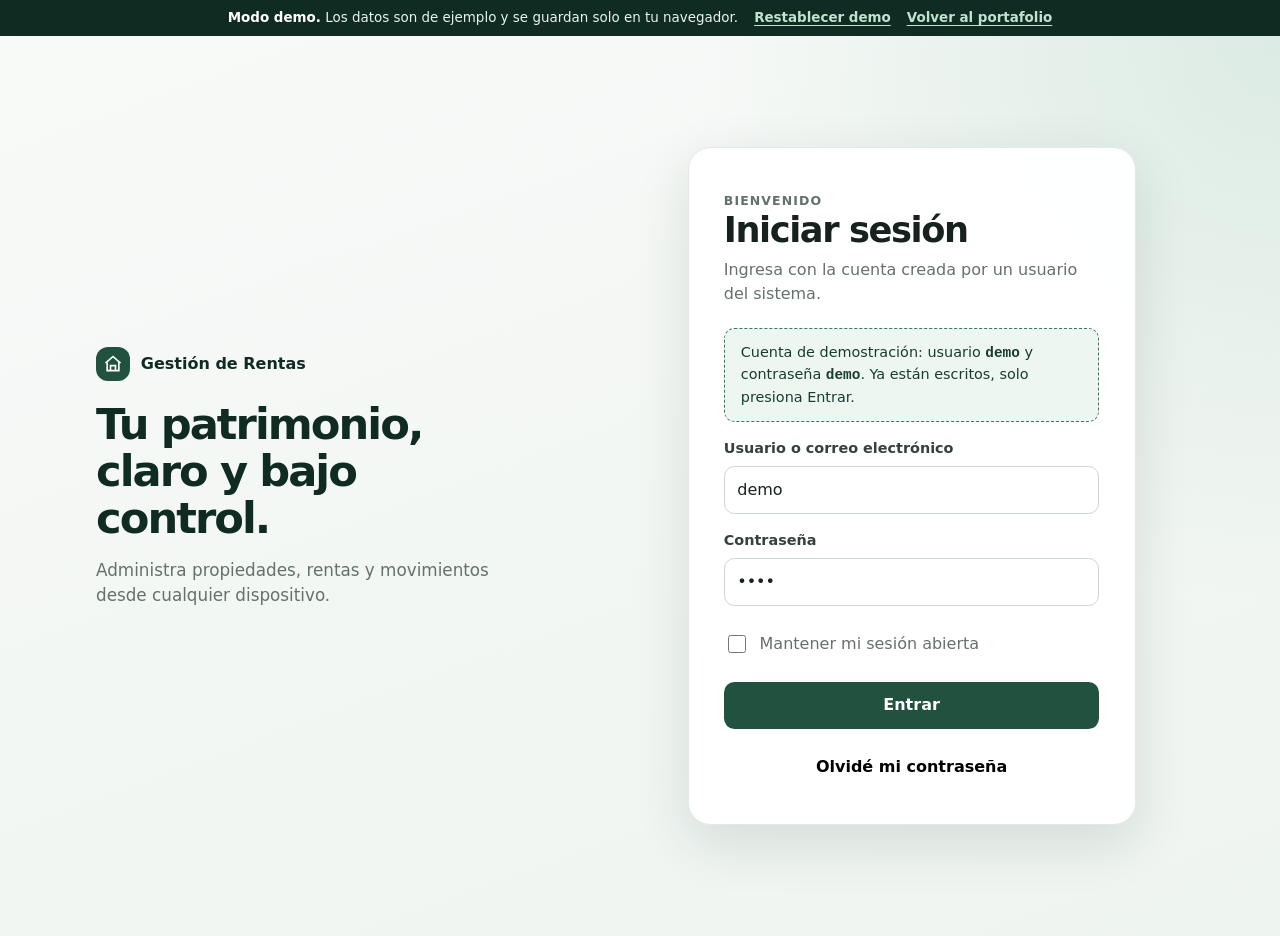
<file: proyectos/rentas-demo/index.html>
<!DOCTYPE html>
<html lang="es">
<head>
    <meta charset="utf-8">
    <meta name="viewport" content="width=device-width, initial-scale=1, viewport-fit=cover">
    <meta name="theme-color" content="#173d30">
    <meta name="description" content="Demo interactiva de Gestión de Rentas: propiedades, inquilinos y cobros con datos de ejemplo guardados en el navegador.">
    <title>Gestión de Rentas · Demo</title>
    <link rel="icon" type="image/svg+xml" href="data:image/svg+xml,%3Csvg xmlns='http://www.w3.org/2000/svg' viewBox='0 0 24 24'%3E%3Crect width='24' height='24' rx='6' fill='%2320523f'/%3E%3Cpath d='m5 11.5 7-6 7 6M7 10.5V18h10v-7.5M10.5 18v-4h3v4' fill='none' stroke='white' stroke-width='1.6'/%3E%3C/svg%3E">
    <link rel="stylesheet" href="app.css">
</head>
<body>
    <div class="demo-bar" role="note">
        <span><strong>Modo demo.</strong> Los datos son de ejemplo y se guardan solo en tu navegador.</span>
        <button type="button" data-reset-demo>Restablecer demo</button>
        <a href="../../#proyectos">Volver al portafolio</a>
    </div>
    <div id="app"></div>
    <dialog id="app-confirm-dialog" class="confirm-dialog" aria-labelledby="confirm-dialog-title">
        <div class="confirm-dialog__box">
            <h2 id="confirm-dialog-title" class="confirm-dialog__title">Confirmar acción</h2>
            <p id="confirm-dialog-message" class="confirm-dialog__message"></p>
            <div class="confirm-dialog__actions">
                <button type="button" class="button button--secondary" data-dialog-cancel>Cancelar</button>
                <button type="button" class="button button--danger" data-dialog-confirm>Confirmar</button>
            </div>
        </div>
    </dialog>
    <script src="app.js"></script>
</body>
</html>
</file>
<file: style.css>
/*
  Portafolio · Cristopher Ramos
  Base tipográfica del estilo "Typeset terminal on white paper" (Refero / Vercel):
  Geist Sans + Geist Mono, líneas finas y una terminal como pieza central.
  Sobre esa base, cada proyecto lleva el color de su propia aplicación
  y el hero vive en una franja azul cobalto.
*/

:root {
  --paper: #f4f6ff;
  --surface: #ffffff;
  --sunken: #eef1fd;
  --hairline: #e1e5f6;
  --line-strong: #c9cfea;
  --ink: #0f1645;
  --body: #3b4268;
  --muted: #5e668c;
  --faint: #8189ab;

  --cobalt: #2443f0;
  --cobalt-deep: #1527a8;
  --sun: #ffd43b;
  --mint: #18c79a;

  --hero-from: #2443f0;
  --hero-to: #1527a8;
  --term-bg: #0d1338;
  --term-ink: #e9ecff;
  --term-out: #9fb4ff;
  --term-muted: #7d86b8;

  --font-sans: "Geist", "Inter", system-ui, -apple-system, "Segoe UI", sans-serif;
  --font-mono: "Geist Mono", "JetBrains Mono", ui-monospace, "SFMono-Regular", Menlo, monospace;

  --radius: 8px;
  --radius-lg: 16px;
  --wrap: 1120px;
  --gutter: clamp(16px, 4vw, 32px);
  --section-gap: clamp(72px, 10vw, 112px);
  --shadow: 0 1px 2px rgba(15, 22, 69, 0.06), 0 12px 32px -18px rgba(15, 22, 69, 0.28);

  color-scheme: light;
}

@media (prefers-color-scheme: dark) {
  :root:not([data-theme="light"]) {
    --paper: #0b1033;
    --surface: #131a4a;
    --sunken: #19215a;
    --hairline: #26306c;
    --line-strong: #36418a;
    --ink: #eef1ff;
    --body: #c3c9ef;
    --muted: #a0a8d6;
    --faint: #8890c2;
    --cobalt: #6f86ff;
    --hero-from: #2a44e8;
    --hero-to: #141f86;
    --term-bg: #080c27;
    --shadow: 0 1px 2px rgba(0, 0, 0, 0.3), 0 14px 34px -18px rgba(0, 0, 0, 0.7);
    color-scheme: dark;
  }
}

:root[data-theme="dark"] {
  --paper: #0b1033;
  --surface: #131a4a;
  --sunken: #19215a;
  --hairline: #26306c;
  --line-strong: #36418a;
  --ink: #eef1ff;
  --body: #c3c9ef;
  --muted: #a0a8d6;
  --faint: #8890c2;
  --cobalt: #6f86ff;
  --hero-from: #2a44e8;
  --hero-to: #141f86;
  --term-bg: #080c27;
  --shadow: 0 1px 2px rgba(0, 0, 0, 0.3), 0 14px 34px -18px rgba(0, 0, 0, 0.7);
  color-scheme: dark;
}

/* Color de cada proyecto: viene de la identidad de su propia aplicación */
.p-rentas { --c: #1f7a55; }
.p-edu { --c: #0f8fd6; }
.p-atmos { --c: #4b55e0; }
.p-retos { --c: #8b4dff; }
.w-discord { --c: #5865f2; }
.w-game { --c: #f0730f; }
.w-crypto { --c: #0f9e7a; }
.w-java { --c: #e0335a; }
.s-lang { --c: #2443f0; }
.s-web { --c: #8b4dff; }
.s-db { --c: #0f9e7a; }
.s-deploy { --c: #f0730f; }
.s-tools { --c: #e0335a; }

@media (prefers-color-scheme: dark) {
  :root:not([data-theme="light"]) .p-rentas { --c: #4fd39b; }
  :root:not([data-theme="light"]) .p-edu { --c: #4cc0ff; }
  :root:not([data-theme="light"]) .p-atmos { --c: #8f98ff; }
  :root:not([data-theme="light"]) .p-retos { --c: #b48bff; }
  :root:not([data-theme="light"]) .w-discord { --c: #8b95ff; }
  :root:not([data-theme="light"]) .w-game { --c: #ff9b4a; }
  :root:not([data-theme="light"]) .w-crypto,
  :root:not([data-theme="light"]) .s-db { --c: #3fd8ad; }
  :root:not([data-theme="light"]) .w-java,
  :root:not([data-theme="light"]) .s-tools { --c: #ff6f8f; }
  :root:not([data-theme="light"]) .s-lang { --c: #7c93ff; }
  :root:not([data-theme="light"]) .s-web { --c: #b48bff; }
  :root:not([data-theme="light"]) .s-deploy { --c: #ff9b4a; }
  :root:not([data-theme="light"]) .btn--project,
  :root:not([data-theme="light"]) .btn--primary { color: #0b1033; }
  :root:not([data-theme="light"]) .btn--primary:hover { background: #8fa0ff; }
}

/* ---------- Base ---------- */

*,
*::before,
*::after {
  box-sizing: border-box;
}

html {
  scroll-behavior: smooth;
  scroll-padding-top: 80px;
  -webkit-text-size-adjust: 100%;
}

body {
  margin: 0;
  background: var(--paper);
  color: var(--body);
  font-family: var(--font-sans);
  font-size: 16px;
  line-height: 1.55;
  font-feature-settings: "rlig", "ss11";
  -webkit-font-smoothing: antialiased;
  text-rendering: optimizeLegibility;
}

img {
  display: block;
  max-width: 100%;
  height: auto;
}

a {
  color: inherit;
}

h1,
h2,
h3 {
  margin: 0;
  color: var(--ink);
  font-weight: 600;
}

p {
  margin: 0;
}

ul {
  margin: 0;
  padding: 0;
  list-style: none;
}

:focus-visible {
  outline: 3px solid var(--sun);
  outline-offset: 3px;
  border-radius: 4px;
}

.wrap {
  width: 100%;
  max-width: calc(var(--wrap) + var(--gutter) * 2);
  margin-inline: auto;
  padding-inline: var(--gutter);
}

.skip {
  position: absolute;
  left: 16px;
  top: -48px;
  z-index: 100;
  padding: 8px 12px;
  background: var(--cobalt);
  color: #ffffff;
  border-radius: var(--radius);
  text-decoration: none;
}

.skip:focus {
  top: 12px;
}

.icon {
  width: 16px;
  height: 16px;
  flex: none;
}

/* ---------- Botones y enlaces ---------- */

.btn {
  display: inline-flex;
  align-items: center;
  gap: 8px;
  height: 44px;
  padding: 0 18px;
  border: 0;
  border-radius: var(--radius);
  font-size: 15px;
  font-weight: 600;
  text-decoration: none;
  white-space: nowrap;
  transition: background-color 0.15s ease, color 0.15s ease, box-shadow 0.15s ease, transform 0.15s ease;
}

.btn:active {
  transform: translateY(1px);
}

.btn--sm {
  height: 36px;
  padding: 0 14px;
  font-size: 14px;
}

.btn--primary {
  background: var(--cobalt);
  color: #ffffff;
}

.btn--primary:hover {
  background: var(--cobalt-deep);
}

.btn--sun {
  background: #ffffff;
  color: var(--hero-to);
}

.btn--sun:hover {
  background: #e6eaff;
}

.btn--onhero {
  background: rgba(255, 255, 255, 0.12);
  color: #ffffff;
  box-shadow: inset 0 0 0 1px rgba(255, 255, 255, 0.45);
}

.btn--onhero:hover {
  background: rgba(255, 255, 255, 0.22);
}

.btn--project {
  background: var(--cobalt);
  color: #ffffff;
}

.btn--project:hover {
  background: var(--cobalt-deep);
}

.link {
  display: inline-flex;
  align-items: center;
  gap: 4px;
  color: var(--cobalt);
  font-size: 14px;
  font-weight: 600;
  text-decoration: underline;
  text-decoration-color: color-mix(in srgb, currentColor 35%, transparent);
  text-underline-offset: 4px;
  transition: text-decoration-color 0.15s ease;
}

.link:hover {
  text-decoration-color: currentColor;
}

.link .icon {
  width: 12px;
  height: 12px;
}

.link--muted {
  color: var(--muted);
}

/* ---------- Navegación ---------- */

.nav {
  position: sticky;
  top: 0;
  z-index: 50;
  background: color-mix(in srgb, var(--paper) 85%, transparent);
  backdrop-filter: saturate(180%) blur(12px);
  -webkit-backdrop-filter: saturate(180%) blur(12px);
  border-bottom: 1px solid var(--hairline);
}

.nav__inner {
  display: flex;
  align-items: center;
  gap: 24px;
  height: 64px;
}

.brand {
  font-family: var(--font-mono);
  font-size: 15px;
  font-weight: 500;
  color: var(--ink);
  text-decoration: none;
}

.brand__prompt {
  color: var(--cobalt);
  font-weight: 600;
}

.nav__links {
  display: flex;
  gap: 4px;
}

.nav__links a {
  display: block;
  padding: 6px 12px;
  border-radius: 999px;
  color: var(--muted);
  font-size: 14px;
  font-weight: 500;
  text-decoration: none;
  transition: color 0.15s ease, background-color 0.15s ease;
}

.nav__links a:hover {
  color: var(--cobalt);
  background: color-mix(in srgb, var(--cobalt) 10%, transparent);
}

.nav__cta {
  margin-left: auto;
}

/* ---------- Hero ---------- */

.hero {
  position: relative;
  overflow: hidden;
  color: #e8ecff;
  background:
    radial-gradient(circle at 1px 1px, rgba(255, 255, 255, 0.1) 1px, transparent 0) 0 0 / 22px 22px,
    linear-gradient(140deg, var(--hero-from) 0%, var(--hero-to) 100%);
}

.hero__inner {
  display: grid;
  grid-template-columns: minmax(0, 1fr) minmax(0, 520px);
  gap: clamp(40px, 6vw, 72px);
  align-items: center;
  padding-block: clamp(64px, 9vw, 112px);
}

.status {
  display: inline-flex;
  align-items: center;
  gap: 8px;
  margin-bottom: 28px;
  padding: 6px 14px 6px 12px;
  border-radius: 9999px;
  background: rgba(255, 255, 255, 0.14);
  box-shadow: inset 0 0 0 1px rgba(255, 255, 255, 0.28);
  color: #ffffff;
  font-size: 13px;
  font-weight: 500;
}

.status__dot {
  width: 9px;
  height: 9px;
  border-radius: 50%;
  background: var(--mint);
  box-shadow: 0 0 0 4px rgba(24, 199, 154, 0.3);
}

.hero__title {
  color: #ffffff;
  font-size: clamp(44px, 6.1vw, 70px);
  font-weight: 600;
  line-height: 0.98;
  letter-spacing: -0.05em;
}

.hero__lead {
  max-width: 33em;
  margin-top: 24px;
  font-size: clamp(17px, 1.6vw, 19px);
  line-height: 1.6;
  color: #dbe2ff;
}

.hero__actions {
  display: flex;
  flex-wrap: wrap;
  gap: 14px;
  margin-top: 36px;
}

/* Terminal */

.term {
  background: var(--term-bg);
  border-radius: 14px;
  box-shadow:
    0 0 0 1px rgba(255, 255, 255, 0.12),
    0 30px 60px -24px rgba(5, 10, 40, 0.75);
  overflow: hidden;
  transform: rotate(1deg);
}

.term__bar {
  display: flex;
  align-items: center;
  gap: 12px;
  height: 42px;
  padding: 0 16px;
  background: rgba(255, 255, 255, 0.04);
  border-bottom: 1px solid rgba(255, 255, 255, 0.08);
}

.term__dots {
  display: flex;
  gap: 7px;
}

.term__dots i {
  width: 11px;
  height: 11px;
  border-radius: 50%;
}

.term__dots i:nth-child(1) { background: #ff5f57; }
.term__dots i:nth-child(2) { background: #febc2e; }
.term__dots i:nth-child(3) { background: #28c840; }

.term__title {
  flex: 1;
  margin-right: 50px;
  text-align: center;
  font-family: var(--font-mono);
  font-size: 12px;
  color: var(--term-muted);
}

.term__body {
  margin: 0;
  padding: 20px 22px 26px;
  min-height: 300px;
  font-family: var(--font-mono);
  font-size: 13.5px;
  line-height: 1.8;
  color: var(--term-ink);
  white-space: pre-wrap;
  overflow-wrap: anywhere;
}

.term__body .p,
.term__body .ok { color: var(--mint); }
.term__body .o { color: var(--term-out); }
.term__body .y { color: #ffffff; }
.term__body .k { color: var(--term-out); }

.cursor {
  display: inline-block;
  width: 8px;
  height: 1.1em;
  vertical-align: -0.2em;
  background: var(--term-ink);
  animation: blink 1.1s steps(1) infinite;
}

@keyframes blink {
  50% {
    opacity: 0;
  }
}

/* ---------- Secciones ---------- */

.section {
  padding-top: var(--section-gap);
}

.section__head {
  position: relative;
  display: grid;
  grid-template-columns: minmax(0, 1fr) minmax(0, 1.4fr);
  gap: 20px 48px;
  align-items: end;
  padding-bottom: 28px;
  margin-bottom: 40px;
  border-bottom: 1px solid var(--hairline);
}

.section__head::after {
  content: "";
  position: absolute;
  left: 0;
  bottom: -2px;
  width: 64px;
  height: 4px;
  border-radius: 4px;
  background: var(--cobalt);
}

.section__head h2 {
  font-size: clamp(32px, 4.4vw, 44px);
  font-weight: 600;
  line-height: 1.08;
  letter-spacing: -0.045em;
}

.section__head p {
  max-width: 36em;
  color: var(--muted);
  justify-self: end;
}

/* ---------- Proyectos ---------- */

.project {
  display: grid;
  gap: 24px;
}

.project--lead,
.project--card,
.project--set {
  padding: clamp(18px, 2.6vw, 28px);
  border-radius: var(--radius-lg);
  background: var(--surface);
  box-shadow: inset 0 0 0 1px var(--hairline), var(--shadow);
  border-top: 3px solid var(--c);
}

.project--lead {
  grid-template-columns: minmax(0, 1.3fr) minmax(0, 1fr);
  gap: clamp(24px, 4vw, 48px);
  align-items: center;
  margin-bottom: 32px;
}

.grid {
  display: grid;
  grid-template-columns: repeat(2, minmax(0, 1fr));
  gap: 32px;
  margin-bottom: 32px;
}

.project--card {
  align-content: start;
}

.shot {
  display: block;
  border-radius: 10px;
  overflow: hidden;
  background: var(--surface);
  box-shadow: 0 0 0 1px var(--hairline), 0 14px 30px -18px rgba(15, 22, 69, 0.4);
  text-decoration: none;
  transition: box-shadow 0.2s ease, transform 0.2s ease;
}

a.shot:hover,
.mini a:hover .shot {
  transform: translateY(-3px);
  box-shadow: 0 0 0 1px var(--line-strong), 0 22px 40px -20px rgba(15, 22, 69, 0.45);
}

.shot__bar {
  display: flex;
  align-items: center;
  gap: 6px;
  height: 32px;
  padding: 0 12px;
  background: var(--sunken);
  border-bottom: 1px solid var(--hairline);
}

.shot__bar i {
  width: 8px;
  height: 8px;
  border-radius: 50%;
  background: var(--line-strong);
}

.shot__url {
  flex: 1;
  margin-left: 8px;
  overflow: hidden;
  text-overflow: ellipsis;
  white-space: nowrap;
  font-family: var(--font-mono);
  font-size: 11.5px;
  color: var(--faint);
}

.shot img {
  width: 100%;
  aspect-ratio: 16 / 10;
  object-fit: cover;
  object-position: top;
}

.project__body {
  display: grid;
  gap: 12px;
  align-content: start;
}

.project__body h3 {
  font-size: 25px;
  letter-spacing: -0.035em;
  line-height: 1.15;
}

.project--lead .project__body h3 {
  font-size: 34px;
  letter-spacing: -0.045em;
}

.project__kind {
  margin-top: -4px;
  color: var(--c);
  font-size: 14px;
  font-weight: 600;
}

.project__body > p:not(.project__kind) {
  max-width: 38em;
}

.facts {
  display: grid;
  gap: 6px;
  margin-top: 2px;
  font-size: 14px;
}

.facts li {
  position: relative;
  padding-left: 26px;
}

.facts li::before {
  content: "✓";
  position: absolute;
  left: 0;
  top: 2px;
  display: grid;
  width: 18px;
  height: 18px;
  place-items: center;
  border-radius: 50%;
  background: color-mix(in srgb, var(--cobalt) 14%, var(--surface));
  color: var(--cobalt);
  font-size: 11px;
  font-weight: 700;
}

.tags {
  display: flex;
  flex-wrap: wrap;
  gap: 6px;
  margin-top: 4px;
}

.tags li {
  padding: 3px 9px;
  border-radius: 999px;
  background: var(--sunken);
  font-family: var(--font-mono);
  font-size: 12px;
  font-weight: 500;
  line-height: 1.6;
  color: var(--body);
}

.project__links {
  display: flex;
  flex-wrap: wrap;
  align-items: center;
  gap: 10px 20px;
  margin-top: 8px;
}

.note {
  font-size: 13px;
  color: var(--faint);
}

/* Conjunto de retos */

.project--set {
  gap: 24px;
}

.project__body--wide {
  grid-template-columns: minmax(0, 1fr) auto;
  gap: 16px 40px;
  align-items: end;
}

.project__body--wide > div:first-child {
  display: grid;
  gap: 12px;
}

.project__body--wide .project__links {
  margin-top: 0;
}

.minis {
  display: grid;
  grid-template-columns: repeat(2, minmax(0, 1fr));
  gap: 24px;
}

.mini a {
  display: grid;
  gap: 8px;
  height: 100%;
  padding: 12px 12px 16px;
  border-radius: 12px;
  background: var(--surface);
  box-shadow: inset 0 0 0 1px var(--hairline);
  text-decoration: none;
}

.mini .shot {
  margin-bottom: 6px;
}

.mini strong {
  color: var(--ink);
  font-size: 17px;
  font-weight: 600;
}

.mini a:hover strong {
  color: var(--cobalt);
}

.mini span:not(.shot) {
  font-size: 14px;
  color: var(--muted);
}

/* ---------- Otros trabajos ---------- */

.rows {
  display: grid;
  grid-template-columns: repeat(2, minmax(0, 1fr));
  gap: 20px;
}

.row {
  display: grid;
  grid-template-columns: auto minmax(0, 1fr);
  gap: 12px 16px;
  align-content: start;
  padding: 22px;
  border-radius: var(--radius-lg);
  background: var(--surface);
  box-shadow: inset 0 0 0 1px var(--hairline), var(--shadow);
}

.row__icon {
  display: grid;
  width: 44px;
  height: 44px;
  place-items: center;
  border-radius: 12px;
  background: color-mix(in srgb, var(--c) 13%, var(--surface));
  color: var(--c);
  font-family: var(--font-mono);
  font-size: 20px;
  font-weight: 600;
}

.row__main {
  display: grid;
  gap: 6px;
}

.row h3 {
  font-size: 19px;
  letter-spacing: -0.02em;
}

.row h3 a {
  text-decoration: underline;
  text-decoration-color: var(--line-strong);
  text-underline-offset: 4px;
}

.row h3 a:hover {
  color: var(--cobalt);
}

.row p {
  font-size: 15px;
}

.row .tags {
  grid-column: 2;
  margin-top: 0;
}

/* ---------- Stack ---------- */

.stack {
  display: grid;
  grid-template-columns: repeat(auto-fit, minmax(300px, 1fr));
  gap: 16px;
  margin: 0;
}

.stack__row {
  padding: 20px 22px;
  border-radius: var(--radius-lg);
  background: var(--surface);
  box-shadow: inset 0 0 0 1px var(--hairline);
}

@media (min-width: 961px) {
  .stack .s-tools {
    grid-column: span 2;
  }
}

.stack dt {
  display: flex;
  align-items: center;
  gap: 10px;
  margin-bottom: 12px;
  color: var(--ink);
  font-size: 17px;
  font-weight: 600;
}

.stack dt::before {
  content: "";
  width: 12px;
  height: 12px;
  border-radius: 4px;
  background: var(--c);
}

.stack dd {
  margin: 0;
}

.stack .tags {
  margin-top: 0;
}

/* ---------- Contacto ---------- */

.contact {
  padding-bottom: var(--section-gap);
}

.contact__list {
  display: grid;
  grid-template-columns: repeat(2, minmax(0, 1fr));
  gap: 16px;
}

.contact__item {
  display: grid;
  grid-template-columns: auto 1fr;
  grid-template-rows: auto auto;
  column-gap: 16px;
  align-items: center;
  padding: 22px 24px;
  border-radius: var(--radius-lg);
  color: var(--ink);
  background: var(--surface);
  text-decoration: none;
  box-shadow: inset 0 0 0 1px var(--hairline), var(--shadow);
  transition: transform 0.15s ease, box-shadow 0.15s ease;
}

.contact__item:hover {
  transform: translateY(-2px);
}

.contact__item--gh .icon {
  color: var(--cobalt);
}

.contact__item--dc .icon {
  color: #5865f2;
}

.contact__item .icon {
  grid-row: 1 / 3;
  width: 30px;
  height: 30px;
}

.contact__label {
  color: var(--muted);
  font-size: 13px;
}

.contact__value {
  font-size: 18px;
  font-weight: 600;
}

/* ---------- Footer ---------- */

.footer {
  border-top: 1px solid var(--hairline);
  font-size: 13px;
  color: var(--faint);
}

.footer__inner {
  display: flex;
  flex-wrap: wrap;
  align-items: center;
  justify-content: space-between;
  gap: 8px 16px;
  padding-block: 28px;
}

.footer__gh {
  display: inline-flex;
  align-items: center;
  gap: 8px;
  color: var(--cobalt);
  font-weight: 500;
  text-decoration: none;
}

.footer__gh:hover {
  text-decoration: underline;
  text-underline-offset: 4px;
}

/* Easter egg: botón diminuto en la esquina del pie de página */
.footer__gh {
  margin-left: auto;
}

.egg {
  display: inline-grid;
  place-items: center;
  width: 22px;
  height: 22px;
  border-radius: 50%;
  overflow: hidden;
  opacity: 0.55;
  filter: grayscale(0.6);
  transition: opacity 0.2s ease, filter 0.2s ease, transform 0.3s ease;
}

.egg img {
  display: block;
  width: 100%;
  height: 100%;
  object-fit: cover;
}

.egg:hover,
.egg:focus-visible {
  opacity: 1;
  filter: none;
  transform: rotate(-12deg) scale(1.25);
}

/* ---------- Responsive ---------- */

@media (max-width: 960px) {
  .hero__inner {
    grid-template-columns: 1fr;
  }

  .term {
    max-width: 600px;
    transform: none;
  }

  .project--lead {
    grid-template-columns: 1fr;
  }

  .section__head {
    grid-template-columns: 1fr;
  }

  .section__head p {
    justify-self: start;
  }

  .rows {
    grid-template-columns: 1fr;
  }
}

@media (max-width: 720px) {
  .nav__links {
    display: none;
  }

  .grid,
  .minis,
  .contact__list {
    grid-template-columns: 1fr;
  }

  .project__body--wide {
    grid-template-columns: 1fr;
  }

  .row {
    grid-template-columns: 1fr;
  }

  .row .tags {
    grid-column: 1;
  }

  .term__body {
    min-height: 0;
    font-size: 12.5px;
  }

  .term__title {
    margin-right: 0;
    text-align: left;
  }
}

@media (prefers-reduced-motion: reduce) {
  html {
    scroll-behavior: auto;
  }

  *,
  *::before,
  *::after {
    animation: none !important;
    transition: none !important;
  }
}
</file>
<file: proyectos/air-player/Reproductor.css>
:root {
    --color-whiteout: #ffffff;
    --color-haze: #f5f5f5;
    --color-ink: #1b1b1b;
    --color-black-void: #000000;
    --color-twilight-blue: #426188;
    --color-signal-blue: #2b7fff;
    --color-line: rgba(255, 255, 255, 0.16);
    --color-muted: rgba(255, 255, 255, 0.58);
    --font-control: Inter, ui-sans-serif, system-ui, -apple-system, BlinkMacSystemFont, "Segoe UI", sans-serif;
    --radius-inputs: 4px;
    --radius-buttons: 8px;
    --radius-cards: 12px;
    --page-max-width: 1440px;
}

* {
    box-sizing: border-box;
}

html {
    color-scheme: dark;
}

html,
body {
    min-height: 100%;
}

body {
    min-height: 100vh;
    min-height: 100svh;
    margin: 0;
    overflow: hidden;
    color: var(--color-whiteout);
    font-family: var(--font-control);
    font-size: 16px;
    font-weight: 500;
    background: var(--color-black-void);
}

button,
input {
    font: inherit;
}

button,
a,
input[type="range"] {
    -webkit-tap-highlight-color: transparent;
}

button {
    color: inherit;
}

svg {
    width: 22px;
    height: 22px;
    fill: none;
    stroke: currentColor;
    stroke-width: 1.7;
    stroke-linecap: round;
    stroke-linejoin: round;
}

[hidden] {
    display: none !important;
}

.Atmosfera {
    position: fixed;
    inset: 0;
    z-index: -1;
    overflow: hidden;
    background: #050608;
}

.Atmosfera span {
    position: absolute;
    display: block;
    border-radius: 50%;
    filter: blur(90px);
    opacity: 0.58;
}

.Atmosfera span:first-child {
    top: -20%;
    left: 8%;
    width: 56vw;
    height: 56vw;
    background: #263d5b;
}

.Atmosfera span:last-child {
    right: -12%;
    bottom: -28%;
    width: 48vw;
    height: 48vw;
    background: #3d4856;
}

.Acceso {
    width: 100%;
    min-height: 100vh;
    min-height: 100svh;
    display: grid;
    grid-template-columns: minmax(0, 1.3fr) minmax(420px, 0.7fr);
    background: rgba(0, 0, 0, 0.66);
}

.Acceso_presentacion {
    position: relative;
    min-width: 0;
    min-height: 100svh;
    padding: clamp(28px, 5vw, 72px);
    display: flex;
    flex-direction: column;
    justify-content: space-between;
    overflow: hidden;
    border-right: 1px solid var(--color-line);
}

.Marca--acceso {
    position: relative;
    z-index: 2;
    align-self: flex-start;
}

.Acceso_mensaje {
    position: relative;
    z-index: 2;
    width: min(680px, 92%);
    margin: auto 0;
    padding-block: 72px;
}

.Acceso_mensaje h1 {
    margin: 0 0 24px;
    font-size: clamp(48px, 6.3vw, 94px);
    font-weight: 500;
    letter-spacing: -0.065em;
    line-height: 0.92;
}

.Acceso_mensaje h1 em {
    display: block;
    color: #7895b8;
    font-family: Georgia, "Times New Roman", serif;
    font-weight: 400;
}

.Acceso_mensaje > p:last-child {
    max-width: 520px;
    margin: 0;
    color: rgba(255, 255, 255, 0.68);
    font-size: 17px;
    font-weight: 400;
    line-height: 1.6;
}

.Escultura {
    position: absolute;
    right: -9vw;
    bottom: -23vw;
    width: min(58vw, 760px);
    aspect-ratio: 1;
    border: 1px solid rgba(255, 255, 255, 0.28);
    border-radius: 50%;
    background: rgba(66, 97, 136, 0.22);
}

.Escultura_orbita {
    position: absolute;
    inset: 15%;
    border: 1px solid rgba(255, 255, 255, 0.38);
    border-radius: 50%;
    transform: rotate(-18deg) scaleY(0.45);
}

.Escultura_esfera {
    position: absolute;
    top: 24%;
    left: 25%;
    width: 48%;
    aspect-ratio: 1;
    border: 1px solid rgba(255, 255, 255, 0.42);
    border-radius: 50%;
    background: rgba(66, 97, 136, 0.76);
}

.Escultura strong {
    position: absolute;
    top: 19%;
    right: 12%;
    color: rgba(255, 255, 255, 0.88);
    font-size: clamp(72px, 11vw, 160px);
    font-weight: 900;
    letter-spacing: -0.1em;
    line-height: 1;
}

.Acceso_panel {
    min-height: 100svh;
    padding: clamp(24px, 5vw, 72px);
    display: grid;
    place-items: center;
    background: rgba(4, 5, 7, 0.58);
}

.Acceso_tarjeta {
    width: min(100%, 460px);
    padding: clamp(28px, 4vw, 46px);
    border-radius: var(--radius-cards);
    color: var(--color-ink);
    background: var(--color-haze);
}

.Etiqueta--oscura {
    color: rgba(27, 27, 27, 0.56);
}

.Acceso_tarjeta h2 {
    margin: 0 0 10px;
    font-size: clamp(32px, 3vw, 44px);
    font-weight: 500;
    letter-spacing: -0.055em;
    line-height: 1;
}

.Acceso_descripcion {
    margin: 0 0 30px;
    color: rgba(27, 27, 27, 0.62);
    font-weight: 400;
}

.Campo_acceso {
    margin-bottom: 18px;
    display: grid;
    gap: 7px;
}

.Campo_acceso label {
    font-size: 13px;
}

.Campo_acceso input {
    width: 100%;
    min-height: 48px;
    padding: 10px 12px;
    border: 1px solid rgba(27, 27, 27, 0.2);
    border-radius: var(--radius-inputs);
    outline: 0;
    color: var(--color-ink);
    background: var(--color-whiteout);
}

.Campo_acceso input::placeholder {
    color: rgba(27, 27, 27, 0.4);
}

.Campo_acceso input:focus {
    border-color: var(--color-signal-blue);
    outline: 2px solid rgba(43, 127, 255, 0.18);
    outline-offset: 0;
}

.Recordar_acceso {
    margin: 4px 0 24px;
    display: flex;
    align-items: flex-start;
    gap: 10px;
    color: rgba(27, 27, 27, 0.68);
    font-size: 14px;
    font-weight: 400;
    cursor: pointer;
}

.Recordar_acceso input {
    width: 18px;
    height: 18px;
    margin: 1px 0 0;
    accent-color: var(--color-ink);
    flex: 0 0 auto;
}

.Boton_entrar {
    width: 100%;
    min-height: 50px;
    padding: 10px 18px;
    border: 1px solid var(--color-ink);
    border-radius: var(--radius-buttons);
    color: var(--color-whiteout);
    cursor: pointer;
    background: var(--color-ink);
    transition: color 160ms ease, background 160ms ease;
}

.Boton_entrar:hover,
.Boton_entrar:focus-visible {
    color: var(--color-ink);
    background: transparent;
}

.Mensaje_acceso {
    min-height: 22px;
    margin: 10px 0 0;
    color: #a32929;
    font-size: 13px;
    font-weight: 500;
}

.Nota_privacidad {
    margin: 18px 0 0;
    padding-top: 18px;
    display: flex;
    align-items: flex-start;
    gap: 9px;
    border-top: 1px solid rgba(27, 27, 27, 0.12);
    color: rgba(27, 27, 27, 0.58);
    font-size: 12px;
    font-weight: 400;
    line-height: 1.5;
}

.Nota_privacidad span {
    width: 7px;
    height: 7px;
    margin-top: 5px;
    border-radius: 50%;
    background: var(--color-twilight-blue);
    flex: 0 0 auto;
}

.Reproductor {
    width: 100%;
    height: 100vh;
    height: 100svh;
    margin: 0;
    display: grid;
    grid-template-columns: minmax(0, 1.65fr) minmax(320px, 0.75fr);
    grid-template-rows: 72px minmax(0, 1fr) auto;
    overflow: hidden;
    border: 0;
    border-radius: 0;
    background: rgba(0, 0, 0, 0.76);
    backdrop-filter: blur(36px);
}

.Cabecera {
    grid-column: 1 / -1;
    min-width: 0;
    padding: 0 24px;
    display: flex;
    align-items: center;
    justify-content: space-between;
    gap: 20px;
    border-bottom: 1px solid var(--color-line);
}

.Marca {
    display: inline-flex;
    align-items: center;
    gap: 12px;
    color: var(--color-whiteout);
    font-size: 13px;
    font-weight: 900;
    letter-spacing: 0.15em;
    text-decoration: none;
}

.Marca_simbolo {
    position: relative;
    width: 25px;
    height: 25px;
    display: block;
    border: 1px solid var(--color-whiteout);
    border-radius: 50%;
}

.Marca_simbolo::before,
.Marca_simbolo::after {
    position: absolute;
    content: "";
    background: var(--color-whiteout);
}

.Marca_simbolo::before {
    top: 11px;
    left: 4px;
    width: 15px;
    height: 1px;
}

.Marca_simbolo::after {
    top: 4px;
    left: 11px;
    width: 1px;
    height: 15px;
}

.Cabecera_acciones {
    display: flex;
    align-items: center;
    gap: 16px;
}

.Perfil_sesion {
    min-width: 0;
    display: flex;
    align-items: center;
    gap: 9px;
}

.Perfil_inicial {
    width: 34px;
    height: 34px;
    display: grid;
    place-items: center;
    border: 1px solid rgba(255, 255, 255, 0.48);
    border-radius: 50%;
    color: var(--color-whiteout);
    background: var(--color-twilight-blue);
    font-size: 13px;
}

.Perfil_datos {
    min-width: 0;
    max-width: 150px;
}

.Perfil_datos strong,
.Perfil_datos small {
    display: block;
    overflow: hidden;
    text-overflow: ellipsis;
    white-space: nowrap;
}

.Perfil_datos strong {
    font-size: 13px;
    font-weight: 500;
}

.Perfil_datos small {
    color: var(--color-muted);
    font-size: 10px;
    font-weight: 400;
}

.Estado_sesion {
    color: var(--color-muted);
    font-size: 13px;
}

.Boton_fantasma {
    min-height: 40px;
    padding: 8px 16px;
    display: inline-flex;
    align-items: center;
    justify-content: center;
    gap: 8px;
    border: 1px solid rgba(255, 255, 255, 0.72);
    border-radius: var(--radius-buttons);
    cursor: pointer;
    background: transparent;
    transition: color 160ms ease, background 160ms ease, border-color 160ms ease;
}

.Boton_fantasma svg {
    width: 18px;
    height: 18px;
}

.Boton_fantasma:hover {
    color: var(--color-ink);
    border-color: var(--color-haze);
    background: var(--color-haze);
}

.Boton_fantasma[aria-pressed="true"],
.Boton_icono[aria-pressed="true"] {
    color: var(--color-ink);
    border-color: var(--color-haze);
    background: var(--color-haze);
}

.Panel_izquierdo {
    min-width: 0;
    min-height: 0;
    padding: clamp(24px, 3vw, 44px);
    overflow-y: auto;
    scrollbar-width: thin;
    scrollbar-color: rgba(255, 255, 255, 0.28) transparent;
}

.Encabezado_seccion {
    margin-bottom: 32px;
    display: flex;
    align-items: end;
    justify-content: space-between;
    gap: 24px;
}

.Etiqueta {
    margin: 0 0 8px;
    color: var(--color-muted);
    font-size: 13px;
    font-weight: 500;
    letter-spacing: 0.08em;
    text-transform: uppercase;
}

.Encabezado_seccion h1 {
    max-width: 720px;
    margin: 0;
    font-size: clamp(34px, 4.2vw, 58px);
    font-weight: 500;
    letter-spacing: -0.055em;
    line-height: 0.98;
}

.Encabezado_seccion h1 em {
    display: inline-block;
    color: var(--color-twilight-blue);
    font-family: Georgia, "Times New Roman", serif;
    font-weight: 400;
}

.Columnas_lista {
    padding: 0 16px 10px;
    display: grid;
    grid-template-columns: 34px minmax(220px, 1.5fr) minmax(120px, 0.75fr) 72px;
    gap: 12px;
    color: var(--color-muted);
    font-size: 12px;
    letter-spacing: 0.07em;
    text-transform: uppercase;
}

.Columnas_lista span:last-child {
    text-align: right;
}

.Lista_canciones {
    margin: 0;
    padding: 0;
    display: grid;
    gap: 8px;
    list-style: none;
}

.Cancion {
    width: 100%;
    min-width: 0;
    min-height: 76px;
    padding: 10px 16px;
    display: grid;
    grid-template-columns: 34px 52px minmax(155px, 1.5fr) minmax(110px, 0.75fr) 58px 22px;
    align-items: center;
    gap: 12px;
    border: 1px solid transparent;
    border-radius: var(--radius-buttons);
    text-align: left;
    cursor: pointer;
    background: transparent;
    transition: border-color 160ms ease, background 160ms ease;
}

.Cancion:hover {
    border-color: var(--color-line);
    background: rgba(255, 255, 255, 0.06);
}

.Cancion_activa {
    color: var(--color-ink);
    border-color: var(--color-haze);
    background: var(--color-haze);
}

.Numero,
.Album,
.Duracion,
.Accion_cancion {
    color: var(--color-muted);
    font-size: 13px;
}

.Cancion.esta-sonando .Accion_cancion {
    color: currentColor;
    font-size: 0;
}

.Cancion.esta-sonando .Accion_cancion::before {
    content: "▮ ▮ ▮";
    font-size: 9px;
    letter-spacing: -2px;
    animation: sonido 800ms ease-in-out infinite alternate;
}

.Cancion_activa .Numero,
.Cancion_activa .Album,
.Cancion_activa .Duracion {
    color: rgba(27, 27, 27, 0.58);
}

.Duracion,
.Accion_cancion {
    text-align: right;
}

.Mini_portada {
    position: relative;
    width: 52px;
    height: 52px;
    display: block;
    overflow: hidden;
    border: 1px solid rgba(255, 255, 255, 0.18);
    border-radius: 11px;
    background: #1f2935;
}

.Mini_portada i {
    position: absolute;
    top: 11px;
    left: 13px;
    width: 28px;
    height: 28px;
    display: block;
    border: 1px solid currentColor;
    border-radius: 50%;
}

.Mini_portada--azul {
    color: #ffffff;
    background: #426188;
}

.Mini_portada--humo {
    color: #8ea2b9;
    background: #202326;
}

.Mini_portada--claro {
    color: #1b1b1b;
    background: #d8dde2;
}

.Mini_portada--tinta {
    color: #426188;
    background: #0b0b0c;
}

.Mini_portada--blanco {
    color: #426188;
    background: #f5f5f5;
}

.Mini_portada--noche {
    color: #ffffff;
    background: #18263a;
}

.Datos_cancion {
    min-width: 0;
    display: block;
}

.Datos_cancion strong,
.Datos_cancion small {
    display: block;
    overflow: hidden;
    text-overflow: ellipsis;
    white-space: nowrap;
}

.Datos_cancion strong {
    margin-bottom: 4px;
    font-size: 15px;
    font-weight: 500;
}

.Datos_cancion small {
    color: var(--color-muted);
    font-size: 13px;
}

.Cancion_activa .Datos_cancion small {
    color: rgba(27, 27, 27, 0.58);
}

.Indicador_sonido {
    height: 18px;
    display: flex;
    align-items: end;
    justify-content: end;
    gap: 2px;
}

.Indicador_sonido i {
    width: 2px;
    display: block;
    background: var(--color-ink);
    animation: sonido 800ms ease-in-out infinite alternate;
}

.Indicador_sonido i:nth-child(1) {
    height: 8px;
}

.Indicador_sonido i:nth-child(2) {
    height: 15px;
    animation-delay: 200ms;
}

.Indicador_sonido i:nth-child(3) {
    height: 11px;
    animation-delay: 400ms;
}

.Panel_derecho {
    min-width: 0;
    min-height: 0;
    padding: clamp(20px, 2.4vw, 32px);
    overflow-y: auto;
    border-left: 1px solid var(--color-line);
    background: rgba(255, 255, 255, 0.025);
}

.Panel_derecho_cabecera {
    margin-bottom: 20px;
    display: flex;
    align-items: center;
    justify-content: space-between;
    gap: 12px;
}

.Panel_derecho_cabecera .Etiqueta {
    margin: 0;
}

.Boton_icono,
.Boton_control,
.Boton_reproducir {
    display: inline-grid;
    place-items: center;
    border-radius: var(--radius-buttons);
    cursor: pointer;
}

.Boton_icono {
    width: 40px;
    height: 40px;
    border: 1px solid var(--color-line);
    background: transparent;
}

.Boton_icono:hover,
.Boton_control:hover {
    color: var(--color-ink);
    background: var(--color-haze);
}

.Portada {
    position: relative;
    width: 100%;
    aspect-ratio: 1;
    overflow: hidden;
    border-radius: 11px;
    color: var(--color-ink);
    background: var(--color-haze);
}

.Portada_orbita {
    position: absolute;
    top: 13%;
    left: 11%;
    width: 76%;
    height: 76%;
    border: 1px solid var(--color-ink);
    border-radius: 50%;
    transform: rotate(-18deg) scaleY(0.42);
}

.Portada_esfera {
    position: absolute;
    top: 25%;
    left: 26%;
    width: 48%;
    height: 48%;
    border: 1px solid rgba(255, 255, 255, 0.5);
    border-radius: 50%;
    background: var(--color-twilight-blue);
    filter: blur(1px);
}

.Portada_nombre {
    position: absolute;
    right: -3%;
    bottom: 7%;
    font-size: clamp(76px, 9vw, 128px);
    font-weight: 900;
    letter-spacing: -0.1em;
    line-height: 0.72;
}

.Portada small {
    position: absolute;
    top: 18px;
    left: 18px;
    font-size: 11px;
    letter-spacing: 0.08em;
    text-transform: uppercase;
}

.Portada[data-theme="humo"] {
    color: var(--color-whiteout);
    background: #202326;
}

.Portada[data-theme="humo"] .Portada_esfera {
    background: #8ea2b9;
}

.Portada[data-theme="claro"] {
    background: #d8dde2;
}

.Portada[data-theme="claro"] .Portada_esfera {
    background: #ffffff;
}

.Portada[data-theme="tinta"] {
    color: var(--color-whiteout);
    background: #0b0b0c;
}

.Portada[data-theme="tinta"] .Portada_esfera {
    background: var(--color-twilight-blue);
}

.Portada[data-theme="blanco"] .Portada_esfera {
    background: #b8cce5;
}

.Portada[data-theme="noche"] {
    color: var(--color-whiteout);
    background: #18263a;
}

.Portada[data-theme="noche"] .Portada_esfera {
    background: #426188;
}

.Informacion_actual {
    padding: 24px 0 20px;
    border-bottom: 1px solid var(--color-line);
}

.Informacion_actual h2 {
    margin: 0 0 6px;
    font-size: clamp(26px, 2.4vw, 36px);
    font-weight: 500;
    letter-spacing: -0.04em;
}

.Informacion_actual > p:last-child {
    margin: 0;
    color: var(--color-muted);
}

.Metadatos {
    margin: 0;
    padding-top: 20px;
    display: grid;
    grid-template-columns: repeat(3, 1fr);
    gap: 12px;
}

.Metadatos dt {
    margin-bottom: 5px;
    color: var(--color-muted);
    font-size: 11px;
    letter-spacing: 0.07em;
    text-transform: uppercase;
}

.Metadatos dd {
    margin: 0;
    font-size: 13px;
}

.Barra_Musica {
    grid-column: 1 / -1;
    min-width: 0;
    min-height: 112px;
    padding: 16px 24px;
    display: grid;
    grid-template-columns: minmax(190px, 0.72fr) minmax(320px, 1.5fr) minmax(130px, 0.55fr);
    align-items: center;
    gap: 28px;
    border-top: 1px solid var(--color-line);
    background: rgba(0, 0, 0, 0.88);
    backdrop-filter: blur(24px);
}

.Cancion_compacta {
    min-width: 0;
    display: flex;
    align-items: center;
    gap: 12px;
}

.Cancion_compacta .Mini_portada {
    flex: 0 0 auto;
}

.Cancion_compacta > span:last-child {
    min-width: 0;
}

.Cancion_compacta strong,
.Cancion_compacta small {
    display: block;
    overflow: hidden;
    text-overflow: ellipsis;
    white-space: nowrap;
}

.Cancion_compacta strong {
    margin-bottom: 4px;
    font-size: 14px;
}

.Cancion_compacta small {
    color: var(--color-muted);
    font-size: 12px;
}

.Controles_centrales {
    min-width: 0;
    display: grid;
    gap: 10px;
}

.Botones_reproduccion {
    display: flex;
    align-items: center;
    justify-content: center;
    gap: 10px;
}

.Boton_control {
    width: 38px;
    height: 38px;
    border: 1px solid transparent;
    background: transparent;
}

.Boton_reproducir {
    width: 46px;
    height: 46px;
    border: 1px solid var(--color-ink);
    color: var(--color-ink);
    background: var(--color-haze);
}

.Boton_reproducir:hover {
    border-color: var(--color-whiteout);
    color: var(--color-whiteout);
    background: transparent;
}

.Icono_pausa,
.Boton_reproducir[data-playing="true"] .Icono_play {
    display: none;
}

.Boton_reproducir[data-playing="true"] .Icono_pausa {
    display: block;
}

.Progreso {
    min-width: 0;
    display: grid;
    grid-template-columns: 42px minmax(80px, 1fr) 42px;
    align-items: center;
    gap: 10px;
}

.Progreso time {
    color: var(--color-muted);
    font-size: 11px;
    font-variant-numeric: tabular-nums;
}

.Progreso time:last-child {
    text-align: right;
}

input[type="range"] {
    width: 100%;
    height: 4px;
    margin: 0;
    appearance: none;
    border-radius: var(--radius-inputs);
    cursor: pointer;
    background: rgba(255, 255, 255, 0.24);
    accent-color: var(--color-whiteout);
}

input[type="range"]::-webkit-slider-thumb {
    width: 12px;
    height: 12px;
    appearance: none;
    border: 1px solid var(--color-ink);
    border-radius: 50%;
    background: var(--color-whiteout);
}

input[type="range"]::-moz-range-thumb {
    width: 12px;
    height: 12px;
    border: 1px solid var(--color-ink);
    border-radius: 50%;
    background: var(--color-whiteout);
}

.Volumen {
    display: grid;
    grid-template-columns: 22px minmax(70px, 1fr);
    align-items: center;
    gap: 10px;
}

.Volumen svg {
    width: 19px;
    height: 19px;
    color: var(--color-muted);
}

.Solo_lectores {
    position: absolute;
    width: 1px;
    height: 1px;
    padding: 0;
    overflow: hidden;
    clip: rect(0, 0, 0, 0);
    white-space: nowrap;
    border: 0;
}

.Aviso_cookie {
    position: fixed;
    z-index: 30;
    top: 84px;
    right: 18px;
    width: min(380px, calc(100% - 36px));
    margin: 0;
    padding: 14px 16px;
    border: 1px solid rgba(255, 255, 255, 0.32);
    border-radius: var(--radius-buttons);
    color: var(--color-ink);
    background: var(--color-haze);
    font-size: 13px;
    line-height: 1.45;
}

button:focus-visible,
a:focus-visible,
input:focus-visible {
    outline: 2px solid var(--color-signal-blue);
    outline-offset: 3px;
}

@keyframes sonido {
    from { transform: scaleY(0.45); }
    to { transform: scaleY(1); }
}

@media (max-width: 1050px) {
    .Acceso {
        grid-template-columns: minmax(0, 1fr) minmax(380px, 0.82fr);
    }

    .Acceso_mensaje h1 {
        font-size: clamp(46px, 6.4vw, 68px);
    }

    .Reproductor {
        grid-template-columns: minmax(0, 1fr) 310px;
    }

    .Panel_izquierdo {
        padding-inline: 24px;
    }

    .Columnas_lista {
        grid-template-columns: 30px minmax(180px, 1.5fr) minmax(90px, 0.7fr) 62px;
    }

    .Cancion {
        grid-template-columns: 30px 48px minmax(130px, 1.5fr) minmax(80px, 0.7fr) 48px 18px;
        gap: 9px;
    }

    .Mini_portada {
        width: 48px;
        height: 48px;
    }

    .Barra_Musica {
        grid-template-columns: 190px minmax(300px, 1fr) 130px;
        gap: 18px;
    }
}

@media (max-width: 820px) {
    body {
        overflow: auto;
    }

    .Acceso {
        min-height: 100svh;
        grid-template-columns: 1fr;
    }

    .Acceso_presentacion {
        min-height: 440px;
        padding: 28px;
        border-right: 0;
        border-bottom: 1px solid var(--color-line);
    }

    .Acceso_mensaje {
        width: min(620px, 90%);
        margin: auto 0 0;
        padding: 60px 0 22px;
    }

    .Acceso_mensaje h1 {
        max-width: 580px;
        font-size: clamp(44px, 10vw, 72px);
    }

    .Escultura {
        right: -20vw;
        bottom: -48vw;
        width: 85vw;
    }

    .Acceso_panel {
        min-height: auto;
        padding: 50px 24px;
    }

    .Reproductor {
        height: auto;
        min-height: 100svh;
        margin: 0;
        display: flex;
        flex-direction: column;
        overflow: visible;
    }

    .Cabecera {
        min-height: 68px;
        order: 0;
    }

    .Panel_derecho {
        padding: 24px;
        order: 1;
        display: grid;
        grid-template-columns: minmax(210px, 0.8fr) minmax(240px, 1fr);
        grid-template-rows: auto auto 1fr;
        gap: 0 28px;
        overflow: visible;
        border-left: 0;
        border-bottom: 1px solid var(--color-line);
    }

    .Panel_derecho_cabecera {
        grid-column: 1 / -1;
    }

    .Portada {
        grid-row: 2 / span 2;
    }

    .Informacion_actual {
        align-self: end;
        padding-top: 20px;
    }

    .Metadatos {
        align-self: start;
    }

    .Panel_izquierdo {
        order: 2;
        overflow: visible;
    }

    .Barra_Musica {
        position: sticky;
        z-index: 10;
        bottom: 0;
        order: 3;
        grid-template-columns: 160px minmax(270px, 1fr) 110px;
        padding-inline: 16px;
    }
}

@media (max-width: 620px) {
    .Acceso_presentacion {
        min-height: 380px;
        padding: 22px 18px;
    }

    .Acceso_mensaje {
        width: 100%;
        padding-bottom: 12px;
    }

    .Acceso_mensaje h1 {
        margin-bottom: 18px;
        font-size: clamp(39px, 13vw, 58px);
    }

    .Acceso_mensaje > p:last-child {
        font-size: 15px;
    }

    .Acceso_panel {
        padding: 32px 16px;
    }

    .Acceso_tarjeta {
        padding: 28px 22px;
    }

    .Reproductor {
        width: 100%;
        min-height: 100svh;
        margin: 0;
        border: 0;
        border-radius: 0;
    }

    .Cabecera {
        padding-inline: 16px;
    }

    .Estado_sesion {
        display: none;
    }

    .Perfil_datos {
        display: none;
    }

    .Cabecera_acciones {
        gap: 9px;
    }

    .Cabecera .Boton_fantasma {
        min-height: 36px;
        padding-inline: 12px;
        font-size: 13px;
    }

    .Panel_derecho {
        padding: 18px 16px 24px;
        display: block;
    }

    .Panel_derecho_cabecera {
        margin-bottom: 14px;
    }

    .Portada {
        max-width: 430px;
        margin: 0 auto;
    }

    .Informacion_actual {
        padding-top: 20px;
    }

    .Panel_izquierdo {
        padding: 32px 16px;
    }

    .Encabezado_seccion {
        margin-bottom: 24px;
        align-items: start;
        flex-direction: column;
    }

    .Encabezado_seccion h1 {
        font-size: clamp(34px, 11vw, 48px);
    }

    .Columnas_lista {
        display: none;
    }

    .Cancion {
        grid-template-columns: 27px 48px minmax(0, 1fr) 45px;
        padding-inline: 10px;
    }

    .Cancion .Album,
    .Accion_cancion,
    .Indicador_sonido {
        display: none;
    }

    .Duracion {
        display: block;
        grid-column: 4;
    }

    .Barra_Musica {
        min-height: 116px;
        padding: 12px 16px 14px;
        display: block;
    }

    .Cancion_compacta,
    .Volumen {
        display: none;
    }

    .Botones_reproduccion {
        gap: 18px;
    }

    .Progreso {
        grid-template-columns: 38px minmax(80px, 1fr) 38px;
        gap: 7px;
    }
}

@media (prefers-reduced-motion: reduce) {
    *,
    *::before,
    *::after {
        scroll-behavior: auto !important;
        animation-duration: 0.01ms !important;
        animation-iteration-count: 1 !important;
        transition-duration: 0.01ms !important;
    }
}
</file>
<file: proyectos/atmosfera/styles.css>
:root {
    --canvas: #05060f;
    --surface: rgba(186, 214, 247, 0.045);
    --surface-strong: rgba(13, 17, 31, 0.88);
    --frost: #d8ecf8;
    --text: #d1e4fa;
    --muted: #9da7ba;
    --quiet: #737f94;
    --edge: rgba(186, 215, 247, 0.13);
    --edge-bright: rgba(216, 236, 248, 0.25);
    --font-display: "Syne", sans-serif;
    --font-body: "Manrope", sans-serif;
    color-scheme: dark;
}

* { box-sizing: border-box; }

html { scroll-behavior: smooth; }

body {
    min-width: 320px;
    min-height: 100vh;
    margin: 0;
    overflow-x: hidden;
    color: var(--text);
    font-family: var(--font-body);
    background:
        linear-gradient(rgba(186, 215, 247, 0.035) 1px, transparent 1px),
        linear-gradient(90deg, rgba(186, 215, 247, 0.035) 1px, transparent 1px),
        var(--canvas);
    background-size: 72px 72px;
}

body::before {
    position: fixed;
    inset: 0;
    z-index: -2;
    content: "";
    pointer-events: none;
    background: radial-gradient(circle at 50% -20%, rgba(111, 134, 180, 0.27), transparent 47%);
}

a { color: inherit; }

button, select { font: inherit; }

.ambient {
    position: fixed;
    z-index: -1;
    width: 480px;
    height: 480px;
    border-radius: 50%;
    pointer-events: none;
    filter: blur(110px);
    opacity: 0.12;
}

.ambient--top { top: -240px; right: -100px; background: #91bdea; }
.ambient--bottom { bottom: -340px; left: -180px; background: #7656df; }

.site-header,
.page-shell,
.site-footer {
    width: min(1180px, calc(100% - 48px));
    margin-inline: auto;
}

.site-header {
    display: flex;
    align-items: center;
    justify-content: space-between;
    height: 88px;
    border-bottom: 1px solid var(--edge);
}

.brand {
    display: inline-flex;
    gap: 12px;
    align-items: center;
    color: var(--frost);
    font-family: var(--font-display);
    font-size: 13px;
    font-weight: 600;
    letter-spacing: 0.18em;
    text-decoration: none;
}

.brand__mark {
    display: grid;
    grid-template-columns: repeat(3, 4px);
    gap: 3px;
    align-items: end;
    width: 20px;
    height: 20px;
}

.brand__mark span {
    display: block;
    width: 4px;
    border-radius: 4px;
    background: linear-gradient(to top, #91b9eb, #e8f4ff);
    box-shadow: 0 0 8px rgba(152, 192, 239, 0.42);
}

.brand__mark span:nth-child(1) { height: 8px; }
.brand__mark span:nth-child(2) { height: 17px; }
.brand__mark span:nth-child(3) { height: 12px; }

.live-badge {
    display: flex;
    gap: 9px;
    align-items: center;
    color: var(--muted);
    font-size: 10px;
    font-weight: 600;
    letter-spacing: 0.16em;
}

.live-badge span {
    width: 6px;
    height: 6px;
    border-radius: 50%;
    background: #a9c9e7;
    box-shadow: 0 0 0 4px rgba(169, 201, 231, 0.09), 0 0 12px #a9c9e7;
    animation: pulse 2.2s ease-in-out infinite;
}

.page-shell { padding-block: 76px 40px; }

.intro {
    display: grid;
    grid-template-columns: 1.25fr 0.75fr;
    gap: 80px;
    align-items: end;
}

.eyebrow,
.card-kicker {
    margin: 0;
    color: var(--muted);
    font-size: 10px;
    font-weight: 600;
    letter-spacing: 0.19em;
}

.intro h1 {
    max-width: 760px;
    margin: 18px 0 22px;
    color: var(--frost);
    font-family: var(--font-display);
    font-size: clamp(58px, 8vw, 108px);
    font-weight: 500;
    letter-spacing: -0.065em;
    line-height: 0.84;
}

.intro h1 span {
    color: transparent;
    background: linear-gradient(180deg, #e6f2fb 15%, #8fb7e7 100%);
    background-clip: text;
    -webkit-background-clip: text;
}

.intro__lead {
    max-width: 510px;
    margin: 0;
    color: var(--muted);
    font-size: 16px;
    line-height: 1.75;
}

.city-control {
    padding: 24px;
    border-radius: 16px;
    background: var(--surface);
    box-shadow: inset 0 1px 1px var(--edge-bright), inset 0 28px 50px rgba(168, 216, 245, 0.035), 0 22px 44px rgba(0, 0, 0, 0.25);
    backdrop-filter: blur(22px);
}

.city-control label {
    display: block;
    margin-bottom: 12px;
    color: var(--text);
    font-size: 12px;
    font-weight: 600;
}

.city-control p {
    margin: 10px 2px 0;
    color: var(--quiet);
    font-size: 11px;
    line-height: 1.5;
}

.select-wrap { position: relative; }

.select-wrap select {
    width: 100%;
    height: 54px;
    padding: 0 48px 0 44px;
    appearance: none;
    color: var(--frost);
    border: 0;
    border-radius: 999px;
    outline: none;
    background: rgba(199, 211, 234, 0.07);
    box-shadow: inset 0 0 0 1px var(--edge), inset 0 1px 1px rgba(255, 255, 255, 0.06);
    cursor: pointer;
    transition: background 180ms ease, box-shadow 180ms ease;
}

.select-wrap select:hover,
.select-wrap select:focus-visible {
    background: rgba(199, 211, 234, 0.11);
    box-shadow: inset 0 0 0 1px rgba(186, 215, 247, 0.28), 0 0 0 4px rgba(152, 192, 239, 0.06);
}

.select-wrap option { background: #101522; }

.location-pin {
    position: absolute;
    top: 50%;
    left: 20px;
    z-index: 1;
    width: 10px;
    height: 10px;
    border: 1.5px solid #b9d3ee;
    border-radius: 50% 50% 50% 0;
    pointer-events: none;
    transform: translateY(-65%) rotate(-45deg);
}

.location-pin::after {
    position: absolute;
    top: 2px;
    left: 2px;
    width: 3px;
    height: 3px;
    border-radius: 50%;
    background: #b9d3ee;
    content: "";
}

.select-arrow {
    position: absolute;
    top: 21px;
    right: 21px;
    width: 8px;
    height: 8px;
    border-right: 1px solid var(--muted);
    border-bottom: 1px solid var(--muted);
    pointer-events: none;
    transform: rotate(45deg);
}

.weather-stage {
    display: grid;
    grid-template-columns: minmax(0, 1.35fr) minmax(340px, 0.65fr);
    gap: 16px;
    margin-top: 72px;
}

.weather-card {
    min-height: 470px;
    border-radius: 16px;
    background: var(--surface-strong);
    box-shadow: inset 0 1px 1px var(--edge-bright), inset 0 34px 68px rgba(168, 216, 245, 0.035), 0 30px 70px rgba(0, 0, 0, 0.38);
    backdrop-filter: blur(28px);
}

.weather-card--main {
    position: relative;
    display: flex;
    flex-direction: column;
    overflow: hidden;
    padding: 34px;
}

.weather-card--main::before {
    position: absolute;
    inset: -30% -10% auto 15%;
    height: 360px;
    content: "";
    pointer-events: none;
    background: radial-gradient(ellipse, rgba(152, 192, 239, 0.17), transparent 67%);
}

.weather-card--main::after {
    position: absolute;
    right: -90px;
    bottom: -120px;
    width: 320px;
    height: 320px;
    border: 1px solid rgba(186, 215, 247, 0.07);
    border-radius: 50%;
    content: "";
    box-shadow: 0 0 0 48px rgba(186, 215, 247, 0.018), 0 0 0 96px rgba(186, 215, 247, 0.012);
}

.card-topline,
.card-footer,
.weather-primary { position: relative; z-index: 1; }

.card-topline {
    display: flex;
    align-items: flex-start;
    justify-content: space-between;
    gap: 24px;
}

.card-topline h2 {
    margin: 9px 0 0;
    color: var(--frost);
    font-family: var(--font-display);
    font-size: clamp(25px, 3vw, 38px);
    font-weight: 500;
    letter-spacing: -0.035em;
}

.refresh-button {
    display: flex;
    gap: 9px;
    align-items: center;
    padding: 10px 16px;
    color: var(--muted);
    border: 0;
    border-radius: 999px;
    background: rgba(199, 211, 234, 0.06);
    box-shadow: inset 0 0 0 1px var(--edge);
    cursor: pointer;
    transition: color 180ms ease, background 180ms ease, transform 180ms ease;
}

.refresh-button:hover {
    color: var(--frost);
    background: rgba(199, 211, 234, 0.11);
    transform: translateY(-1px);
}

.refresh-button:focus-visible { outline: 2px solid rgba(152, 192, 239, 0.52); outline-offset: 3px; }
.refresh-button:disabled { cursor: wait; opacity: 0.55; }

.refresh-button svg {
    width: 15px;
    height: 15px;
    fill: none;
    stroke: currentColor;
    stroke-width: 1.6;
    stroke-linecap: round;
    stroke-linejoin: round;
}

.weather-stage[data-state="loading"] .refresh-button svg { animation: spin 1s linear infinite; }

.weather-primary {
    display: flex;
    flex: 1;
    gap: clamp(28px, 5vw, 74px);
    align-items: center;
    padding-block: 46px 36px;
}

.weather-icon {
    display: grid;
    flex: 0 0 154px;
    place-items: center;
    width: 154px;
    height: 154px;
    border-radius: 50%;
    background: radial-gradient(circle, rgba(216, 236, 248, 0.14), rgba(186, 214, 247, 0.025) 68%, transparent 70%);
    filter: drop-shadow(0 0 28px rgba(152, 192, 239, 0.22));
}

.weather-icon svg {
    width: 112px;
    height: 112px;
    overflow: visible;
    fill: none;
    stroke: url(#weather-stroke);
    stroke-width: 1.6;
    stroke-linecap: round;
    stroke-linejoin: round;
}

.temperature-wrap { display: flex; gap: 28px; align-items: flex-end; }

.temperature {
    display: flex;
    margin: 0;
    color: var(--frost);
    font-family: var(--font-display);
    font-size: clamp(90px, 12vw, 154px);
    font-weight: 500;
    letter-spacing: -0.09em;
    line-height: 0.72;
    text-shadow: 0 0 42px rgba(152, 192, 239, 0.12);
}

.temperature sup { margin: 2px 0 0 4px; font-size: 0.31em; letter-spacing: 0; }
.condition { margin: 0 0 7px; color: var(--frost); font-size: 15px; font-weight: 500; }
.high-low { margin: 0; color: var(--quiet); font-size: 12px; }

.card-footer {
    display: flex;
    justify-content: space-between;
    gap: 24px;
    padding-top: 20px;
    color: var(--quiet);
    border-top: 1px solid var(--edge);
    font-size: 11px;
}

.card-footer p { margin: 0; }

.weather-card--details { display: flex; flex-direction: column; padding: 34px; }

.details-heading {
    display: flex;
    align-items: flex-end;
    justify-content: space-between;
    gap: 16px;
    padding-bottom: 22px;
    border-bottom: 1px solid var(--edge);
}

.details-heading > p:last-child { margin: 0; color: var(--quiet); font-size: 10px; }

.metrics {
    display: grid;
    grid-template-columns: repeat(2, minmax(0, 1fr));
    flex: 1;
    margin: 0;
}

.metric {
    display: flex;
    flex-direction: column;
    justify-content: center;
    min-height: 104px;
    padding: 18px 16px 18px 0;
    border-bottom: 1px solid var(--edge);
}

.metric:nth-child(odd) { border-right: 1px solid var(--edge); }
.metric:nth-child(even) { padding-left: 22px; }

.metric dt {
    display: flex;
    gap: 8px;
    align-items: center;
    color: var(--quiet);
    font-size: 10px;
}

.metric dd {
    margin: 12px 0 0;
    color: var(--frost);
    font-family: var(--font-display);
    font-size: 22px;
    font-weight: 500;
}

.metric dd small { color: var(--quiet); font-family: var(--font-body); font-size: 9px; font-weight: 500; }

.metric-icon {
    display: inline-grid;
    place-items: center;
    width: 18px;
    height: 18px;
    color: var(--muted);
    border-radius: 50%;
    background: rgba(186, 214, 247, 0.07);
    box-shadow: inset 0 0 0 1px var(--edge);
    font-size: 8px;
}

.metric--timezone dd { overflow: hidden; font-size: 14px; text-overflow: ellipsis; white-space: nowrap; }

.status-message {
    display: flex;
    gap: 10px;
    align-items: center;
    min-height: 38px;
    margin-top: 20px;
    padding: 10px 14px;
    color: var(--muted);
    border-radius: 999px;
    background: rgba(186, 214, 247, 0.045);
    box-shadow: inset 0 0 0 1px var(--edge);
    font-size: 10px;
}

.status-dot {
    flex: 0 0 auto;
    width: 6px;
    height: 6px;
    border-radius: 50%;
    background: #9fbedb;
    box-shadow: 0 0 9px rgba(159, 190, 219, 0.75);
}

.weather-stage[data-state="error"] .status-message {
    color: #e8baa8;
    background: rgba(228, 109, 76, 0.07);
    box-shadow: inset 0 0 0 1px rgba(228, 109, 76, 0.18);
}

.weather-stage[data-state="error"] .status-dot { background: #e8a188; box-shadow: 0 0 9px rgba(228, 109, 76, 0.72); }

.weather-stage[data-state="loading"] .weather-primary,
.weather-stage[data-state="loading"] .metrics { opacity: 0.58; }

.weather-primary,
.metrics { transition: opacity 220ms ease; }

.site-footer {
    display: flex;
    justify-content: space-between;
    gap: 32px;
    padding-block: 24px 40px;
    color: var(--quiet);
    border-top: 1px solid var(--edge);
    font-size: 10px;
}

.site-footer p { margin: 0; }
.site-footer a { color: var(--muted); text-underline-offset: 3px; }

@keyframes pulse {
    0%, 100% { opacity: 0.65; transform: scale(0.9); }
    50% { opacity: 1; transform: scale(1); }
}

@keyframes spin { to { transform: rotate(360deg); } }

@media (max-width: 940px) {
    .intro { grid-template-columns: 1fr; gap: 42px; }
    .city-control { max-width: 520px; }
    .weather-stage { grid-template-columns: 1fr; }
    .weather-card { min-height: auto; }
    .weather-card--details { min-height: 430px; }
}

@media (max-width: 620px) {
    body { background-size: 48px 48px; }

    .site-header,
    .page-shell,
    .site-footer { width: min(100% - 28px, 1180px); }

    .site-header { height: 72px; }
    .page-shell { padding-top: 54px; }
    .intro h1 { font-size: clamp(54px, 20vw, 78px); }
    .weather-stage { margin-top: 50px; }

    .weather-card--main,
    .weather-card--details { padding: 24px; border-radius: 16px; }

    .refresh-button span { display: none; }
    .refresh-button { width: 38px; height: 38px; padding: 0; justify-content: center; }

    .weather-primary {
        flex-direction: column;
        gap: 24px;
        align-items: flex-start;
        padding-block: 40px;
    }

    .weather-icon {
        position: absolute;
        top: 32px;
        right: 0;
        width: 92px;
        height: 92px;
        opacity: 0.66;
    }

    .weather-icon svg { width: 76px; height: 76px; }
    .temperature-wrap { flex-direction: column; gap: 24px; align-items: flex-start; }
    .temperature { font-size: 118px; }

    .card-footer,
    .site-footer { flex-direction: column; }

    .site-footer { gap: 8px; }
}

@media (prefers-reduced-motion: reduce) {
    *, *::before, *::after {
        scroll-behavior: auto !important;
        animation-duration: 0.01ms !important;
        animation-iteration-count: 1 !important;
        transition-duration: 0.01ms !important;
    }
}
</file>
<file: proyectos/eduplatform-demo/app.css>
/* Estilos copiados de EduPlatform (plataforma-cursos/assets/css) para la demo estática. */
/* ====================================================================
   SISTEMA DE DISEÑO DUOLINGO — STYLE GUIDE & WEB INTERFACE GUIDELINES
   Referencia: Agents/DESIGN.md & Agents/WEB_SKILL.md
   ==================================================================== */

:root {
    /* Paleta Duolingo Design Tokens */
    --color-ecto-green: #58cc02;
    --color-ecto-green-dark: #46a302;
    --color-lingot-lime: #a5ed6e;
    --color-eel-light: #d7ffb8;
    --color-macaw-blue: #1cb0f6;
    --color-macaw-blue-dark: #0f8cc4;
    --color-eel-dark-blue: #042c60;
    --color-midnight: #000437;
    --color-graphite: #3c3c3c;
    --color-ash: #777777;
    --color-charcoal: #4b4b4b;
    --color-paper: #ffffff;
    --color-border: #e5e5e5;
    --color-border-dark: #d4d4d4;
    --color-danger: #ff4b4b;
    --color-danger-dark: #ea2b2b;
    --color-warning: #ff9600;
    --color-warning-dark: #e08500;
    --color-bg-page: #ffffff;

    /* Tipografía amigable redondeada (Nunito / Din-Round) */
    --font-din-round: 'Nunito', 'din-round', ui-sans-serif, system-ui, -apple-system, BlinkMacSystemFont, "Segoe UI", Roboto, sans-serif;
    --font-display: 'Nunito', 'feather', ui-sans-serif, system-ui, sans-serif;

    /* Radio uniforme obligatorio según DESIGN.md: 12px */
    --radius-12: 12px;
}

/* Reset universal */
*, *::before, *::after {
    margin: 0;
    padding: 0;
    box-sizing: border-box;
}

body {
    font-family: var(--font-din-round);
    background-color: var(--color-bg-page);
    color: var(--color-charcoal);
    line-height: 1.5;
    letter-spacing: 0.03em;
    min-height: 100vh;
    display: flex;
    flex-direction: column;
    -webkit-font-smoothing: antialiased;
}

/* Enlaces semánticos */
a {
    color: var(--color-macaw-blue);
    text-decoration: none;
    transition: color 0.15s ease;
}

a:hover {
    color: var(--color-macaw-blue-dark);
}

/* FOCUS STATES (WEB_SKILL.md) */
:focus-visible {
    outline: 3px solid var(--color-ecto-green);
    outline-offset: 2px;
}

/* ========================================================
   NAVBAR (Header limpio estilo Duolingo con borde inferior sólido)
   ======================================================== */
.navbar {
    background: var(--color-paper);
    border-bottom: 2px solid var(--color-border);
    position: sticky;
    top: 0;
    z-index: 50;
    height: 64px;
    display: flex;
    align-items: center;
}

.nav-container {
    max-width: 1200px;
    width: 100%;
    margin: 0 auto;
    padding: 0 1.5rem;
    display: flex;
    align-items: center;
    justify-content: space-between;
}

.brand-logo {
    display: flex;
    align-items: center;
    gap: 0.65rem;
    text-decoration: none;
    color: var(--color-ecto-green);
    font-weight: 800;
    font-size: 1.35rem;
    letter-spacing: -0.01em;
}

.brand-icon {
    width: 40px;
    height: 40px;
    background: var(--color-ecto-green);
    border-bottom: 3px solid var(--color-ecto-green-dark);
    color: #fff;
    display: flex;
    align-items: center;
    justify-content: center;
    border-radius: var(--radius-12);
    font-size: 1.35rem;
    font-weight: 800;
}

.nav-menu {
    display: flex;
    align-items: center;
    gap: 1rem;
    list-style: none;
}

.nav-link {
    text-decoration: none;
    color: var(--color-ash);
    font-weight: 700;
    font-size: 0.9rem;
    padding: 0.5rem 0.85rem;
    border-radius: var(--radius-12);
    transition: color 0.15s ease, background-color 0.15s ease;
}

.nav-link:hover, .nav-link.active {
    color: var(--color-ecto-green);
    background-color: var(--color-eel-light);
}

.user-badge-header {
    display: flex;
    align-items: center;
    gap: 0.65rem;
}

/* ========================================================
   CONTENEDOR PRINCIPAL
   ======================================================== */
.main-wrapper {
    flex: 1;
    max-width: 1200px;
    width: 100%;
    margin: 0 auto;
    padding: 2rem 1.5rem;
}

/* ========================================================
   CARDS Y CONTENEDORES (Sin sombras difusas, bordes de 2px)
   ======================================================== */
.card {
    background: var(--color-paper);
    border: 2px solid var(--color-border);
    border-radius: var(--radius-12);
    padding: 1.75rem;
    margin-bottom: 2rem;
}

.card-title {
    font-size: 1.3rem;
    font-weight: 800;
    color: var(--color-eel-dark-blue);
    margin-bottom: 1rem;
    display: flex;
    align-items: center;
    gap: 0.5rem;
}

/* ========================================================
   BOTONES TÁCTILES 3D DUOLINGO (Borde inferior que se presiona)
   ======================================================== */
.btn {
    display: inline-flex;
    align-items: center;
    justify-content: center;
    gap: 0.5rem;
    padding: 0.75rem 1.35rem;
    border-radius: var(--radius-12);
    font-family: inherit;
    font-weight: 800;
    font-size: 0.875rem;
    text-transform: uppercase;
    letter-spacing: 0.05em;
    text-decoration: none;
    cursor: pointer;
    touch-action: manipulation;
    transition: transform 0.1s ease, border-bottom-width 0.1s ease, background-color 0.15s ease;
}

.btn:active {
    transform: translateY(2px);
}

.btn-primary {
    background: var(--color-ecto-green);
    color: #ffffff;
    border: 2px solid var(--color-ecto-green);
    border-bottom: 4px solid var(--color-ecto-green-dark);
}

.btn-primary:hover {
    background: #50be02;
    border-color: #50be02;
}

.btn-primary:active {
    border-bottom-width: 2px;
}

.btn-secondary {
    background: #ffffff;
    color: var(--color-macaw-blue);
    border: 2px solid var(--color-macaw-blue);
    border-bottom: 4px solid var(--color-macaw-blue-dark);
}

.btn-secondary:hover {
    background: #f0f9ff;
}

.btn-secondary:active {
    border-bottom-width: 2px;
}

.btn-outline {
    background: #ffffff;
    color: var(--color-charcoal);
    border: 2px solid var(--color-border);
    border-bottom: 4px solid var(--color-border-dark);
}

.btn-outline:hover {
    background: #f8fafc;
    border-color: #cbd5e1;
}

.btn-outline:active {
    border-bottom-width: 2px;
}

.btn-danger {
    background: var(--color-danger);
    color: #ffffff;
    border: 2px solid var(--color-danger);
    border-bottom: 4px solid var(--color-danger-dark);
}

.btn-danger:hover {
    background: #f03e3e;
}

.btn-danger:active {
    border-bottom-width: 2px;
}

.btn-warning {
    background: var(--color-warning);
    color: #ffffff;
    border: 2px solid var(--color-warning);
    border-bottom: 4px solid var(--color-warning-dark);
}

.btn-warning:hover {
    background: #f58700;
}

.btn-warning:active {
    border-bottom-width: 2px;
}

.btn-success {
    background: var(--color-ecto-green);
    color: #ffffff;
    border: 2px solid var(--color-ecto-green);
    border-bottom: 4px solid var(--color-ecto-green-dark);
}

.btn-success:hover {
    background: #50be02;
}

.btn-sm {
    padding: 0.45rem 0.85rem;
    font-size: 0.8rem;
    border-bottom-width: 3px;
}

.btn-sm:active {
    transform: translateY(1px);
    border-bottom-width: 2px;
}

/* ========================================================
   ROLE BADGES Y PILLS (12px radio uniforme)
   ======================================================== */
.badge-role {
    display: inline-block;
    padding: 0.35rem 0.85rem;
    border-radius: var(--radius-12);
    font-size: 0.8rem;
    font-weight: 800;
    text-transform: uppercase;
    letter-spacing: 0.05em;
    color: #ffffff;
}

.role-superadmin {
    background: var(--color-danger);
    border-bottom: 2px solid var(--color-danger-dark);
}

.role-director {
    background: var(--color-macaw-blue);
    border-bottom: 2px solid var(--color-macaw-blue-dark);
}

.role-alumno {
    background: var(--color-ecto-green);
    border-bottom: 2px solid var(--color-ecto-green-dark);
}

.role-ponente {
    background: var(--color-warning);
    border-bottom: 2px solid var(--color-warning-dark);
}

/* ========================================================
   HERO / BANNER DE BIENVENIDA
   ======================================================== */
.welcome-hero {
    background: var(--color-eel-dark-blue);
    color: #ffffff;
    border-radius: var(--radius-12);
    border: 2px solid var(--color-eel-dark-blue);
    padding: 2.25rem;
    margin-bottom: 2rem;
    position: relative;
}

.welcome-hero h1 {
    font-size: 1.95rem;
    font-weight: 800;
    margin-bottom: 0.4rem;
    color: #ffffff;
}

.welcome-hero p {
    font-size: 1rem;
    opacity: 0.92;
    max-width: 680px;
}

/* ========================================================
   STAT CARDS TÁCTILES
   ======================================================== */
.stats-grid {
    display: grid;
    grid-template-columns: repeat(auto-fit, minmax(220px, 1fr));
    gap: 1.25rem;
    margin-bottom: 2rem;
}

.stat-card {
    background: var(--color-paper);
    border: 2px solid var(--color-border);
    border-bottom: 4px solid var(--color-border-dark);
    border-radius: var(--radius-12);
    padding: 1.25rem;
    display: flex;
    align-items: center;
    gap: 1rem;
}

.stat-icon {
    width: 52px;
    height: 52px;
    border-radius: var(--radius-12);
    display: flex;
    align-items: center;
    justify-content: center;
    font-size: 1.6rem;
    border: 2px solid var(--color-border);
}

.stat-value {
    font-size: 1.7rem;
    font-weight: 900;
    color: var(--color-eel-dark-blue);
    line-height: 1.2;
    font-variant-numeric: tabular-nums;
}

.stat-label {
    font-size: 0.85rem;
    font-weight: 700;
    color: var(--color-ash);
    text-transform: uppercase;
    letter-spacing: 0.04em;
}

/* ========================================================
   TABLAS (Con bordes estructurales y tabular-nums)
   ======================================================== */
.table-responsive {
    overflow-x: auto;
    border-radius: var(--radius-12);
    border: 2px solid var(--color-border);
    background: #ffffff;
    margin-bottom: 1.5rem;
}

.table-custom {
    width: 100%;
    border-collapse: collapse;
    text-align: left;
    font-size: 0.925rem;
    font-variant-numeric: tabular-nums;
}

.table-custom th {
    background: #f7f7f7;
    color: var(--color-charcoal);
    font-weight: 800;
    font-size: 0.8rem;
    text-transform: uppercase;
    letter-spacing: 0.05em;
    padding: 1rem 1.15rem;
    border-bottom: 2px solid var(--color-border);
    white-space: nowrap;
}

.table-custom td {
    padding: 0.95rem 1.15rem;
    border-bottom: 1px solid var(--color-border);
    color: var(--color-charcoal);
}

.table-custom tr:last-child td {
    border-bottom: none;
}

.table-custom tr:hover {
    background-color: #fafafa;
}

/* STATUS PILLS */
.status-pill {
    display: inline-block;
    padding: 0.25rem 0.75rem;
    border-radius: var(--radius-12);
    font-size: 0.78rem;
    font-weight: 800;
    letter-spacing: 0.03em;
}

.status-aprobado {
    background: #dcfce7;
    color: #15803d;
    border: 1px solid #86efac;
}

.status-reprobado {
    background: #fee2e2;
    color: #b91c1c;
    border: 1px solid #fca5a5;
}

.status-encurso {
    background: #fef3c7;
    color: #b45309;
    border: 1px solid #fcd34d;
}

/* ========================================================
   PESTAÑAS DE ADMINISTRACIÓN
   ======================================================== */
.admin-tabs {
    display: flex;
    gap: 0.65rem;
    border-bottom: 2px solid var(--color-border);
    margin-bottom: 1.5rem;
    overflow-x: auto;
}

.admin-tab-btn {
    background: transparent;
    border: none;
    padding: 0.85rem 1.25rem;
    font-family: inherit;
    font-size: 0.925rem;
    font-weight: 800;
    color: var(--color-ash);
    cursor: pointer;
    border-bottom: 3px solid transparent;
    margin-bottom: -2px;
    display: inline-flex;
    align-items: center;
    gap: 0.5rem;
    transition: color 0.15s ease, border-color 0.15s ease;
}

.admin-tab-btn:hover {
    color: var(--color-ecto-green);
}

.admin-tab-btn.active {
    color: var(--color-ecto-green);
    border-bottom-color: var(--color-ecto-green);
    background: var(--color-eel-light);
    border-top-left-radius: var(--radius-12);
    border-top-right-radius: var(--radius-12);
}

.action-btns {
    display: inline-flex;
    gap: 0.4rem;
    align-items: center;
}

/* ========================================================
   FORMULARIOS Y CONTROLES (12px radius, bordes de 2px)
   ======================================================== */
.form-group {
    margin-bottom: 1.35rem;
}

.form-label {
    display: block;
    margin-bottom: 0.45rem;
    font-weight: 800;
    font-size: 0.875rem;
    color: var(--color-eel-dark-blue);
}

.form-control {
    width: 100%;
    padding: 0.8rem 1rem;
    border: 2px solid var(--color-border);
    border-radius: var(--radius-12);
    font-size: 0.95rem;
    font-family: inherit;
    background: #ffffff;
    color: var(--color-charcoal);
    transition: border-color 0.15s ease, box-shadow 0.15s ease;
}

.form-control:focus {
    outline: none;
    border-color: var(--color-ecto-green);
    box-shadow: 0 0 0 3px rgba(88, 204, 2, 0.2);
}

/* AUTH PAGES */
.auth-wrapper {
    display: flex;
    justify-content: center;
    align-items: center;
    padding: 2.5rem 1rem;
}

.auth-card {
    background: #ffffff;
    border: 2px solid var(--color-border);
    border-bottom: 5px solid var(--color-border-dark);
    border-radius: var(--radius-12);
    width: 100%;
    max-width: 520px;
    padding: 2.5rem 2rem;
}

.auth-header {
    text-align: center;
    margin-bottom: 2rem;
}

.auth-header h2 {
    font-size: 1.7rem;
    font-weight: 900;
    color: var(--color-eel-dark-blue);
    margin-bottom: 0.3rem;
}

.auth-header p {
    color: var(--color-ash);
    font-size: 0.95rem;
}

/* ALERTAS */
.alert {
    padding: 0.95rem 1.25rem;
    border-radius: var(--radius-12);
    margin-bottom: 1.25rem;
    font-size: 0.925rem;
    font-weight: 700;
    display: flex;
    align-items: center;
    gap: 0.75rem;
    border: 2px solid transparent;
}

.alert-danger {
    background-color: #fee2e2;
    color: #991b1b;
    border-color: #fca5a5;
}

.alert-success {
    background-color: #dcfce7;
    color: #166534;
    border-color: #86efac;
}

.alert-info {
    background-color: #e0f2fe;
    color: #075985;
    border-color: #7dd3fc;
}

/* FOOTER */
.footer {
    background: #ffffff;
    border-top: 2px solid var(--color-border);
    padding: 1.5rem;
    text-align: center;
    font-size: 0.875rem;
    color: var(--color-ash);
    font-weight: 600;
    margin-top: auto;
}

/* CRIPTOGRAFÍA VISUAL */
.hash-pill {
    background: var(--color-eel-dark-blue);
    color: #38bdf8;
    padding: 0.35rem 0.7rem;
    border-radius: var(--radius-12);
    font-family: monospace;
    font-size: 0.8rem;
    word-break: break-all;
}

/* REDUCED MOTION (WEB_SKILL.md) */
@media (prefers-reduced-motion: reduce) {
    *, *::before, *::after {
        animation-duration: 0.01ms !important;
        animation-iteration-count: 1 !important;
        transition-duration: 0.01ms !important;
        scroll-behavior: auto !important;
    }
}

@media (max-width: 768px) {
    .nav-container {
        flex-direction: column;
        gap: 0.75rem;
    }
    .stats-grid {
        grid-template-columns: 1fr;
    }
}
/* Extensión del sistema existente: blanco, marino, verde y profundidad por borde. */
:root { --ui-ink:#042c60; --ui-muted:#526174; --ui-line:#dce3e8; --ui-green:#58cc02; --ui-soft:#f4f8fb; }
html { scroll-padding-top:130px; }
body { letter-spacing:.005em; color:#26364a; }
h1,h2,h3 { color:var(--ui-ink); text-wrap:balance; line-height:1.18; }
h1 { font-size:clamp(2rem,4vw,3.2rem); font-weight:900; letter-spacing:-.035em; margin-bottom:1rem; overflow-wrap:anywhere; }
h2 { font-size:1.5rem; font-weight:800; margin-bottom:.75rem; }
h3 { font-size:1.15rem; font-weight:800; }
p { line-height:1.65; }
a { color:#006b96; }
button,input,textarea,select { font:inherit; }
button,a { touch-action:manipulation; }
button { cursor:pointer; }
button:disabled { cursor:not-allowed; opacity:.55; }
:focus-visible { outline:3px solid #006b96; outline-offset:4px; }
label { display:block; font-size:.875rem; font-weight:800; color:var(--ui-ink); margin-bottom:.4rem; }
small,.muted { color:var(--ui-muted); }
small { display:block; font-size:.8rem; line-height:1.55; margin-top:.4rem; }
fieldset { border:1px solid var(--ui-line); padding:1.3rem; border-radius:12px; margin:1.5rem 0; min-width:0; }
legend { padding:0 .4rem; font-weight:800; color:var(--ui-ink); }
summary { cursor:pointer; }
details[open]>summary { margin-bottom:1rem; }
.main-wrapper { width:100%; max-width:1200px; padding:2rem 1.5rem 4rem; margin:0 auto; flex:1; }
.navbar { height:auto; min-height:82px; background:#fff; }
.nav-container { padding:1rem 1.5rem; gap:1.5rem; }
.nav-menu { list-style:none; display:flex; align-items:center; gap:.65rem; flex-wrap:wrap; }
.nav-menu li { list-style:none; }
.nav-link { font-size:.83rem; padding:.6rem .7rem; color:#405169; white-space:nowrap; }
.nav-link.active { background:#edf8e6; color:#235300; }
.brand-logo { gap:.7rem; flex-shrink:0; color:var(--ui-ink); font-size:1.35rem; }
.brand-mark { color:#042c60; font-weight:900; font-size:2.4rem; line-height:1; letter-spacing:-.12em; display:inline-flex; align-items:baseline; }
.brand-mark span { color:#278600; }
.brand-subtitle { font-size:.61rem; letter-spacing:.02em; font-weight:700; display:block; margin:0; }
.nav-logout { margin:0; }
.btn { gap:.5rem; justify-content:center; text-align:center; white-space:normal; }
.btn-primary { color:#102b07; background:var(--ui-green); border-color:#58cc02; border-bottom-color:#3d9500; }
.btn-primary:hover { background:#6bdc16; color:#102b07; border-color:#6bdc16; border-bottom-color:#3d9500; }
.btn-outline { border-color:#cbd5df; color:#174365; background:#fff; border-bottom-width:3px; }
.btn-outline:hover { background:#edf5fa; border-color:#9fb6c9; color:#042c60; }
.btn-sm { min-height:36px; padding:.4rem .7rem; }
.text-link { display:inline-flex; align-items:center; gap:.5rem; font-weight:800; color:#006b96; }
.text-link:hover { text-decoration:underline; }
.skip-link { position:absolute; top:-100px; left:1rem; background:var(--ui-ink); color:#fff; z-index:200; padding:1rem; border-radius:8px; }
.skip-link:focus { top:1rem; }
.eyebrow { font-weight:800; font-size:.71rem; letter-spacing:.09em; text-transform:uppercase; color:#526174; display:inline-block; margin-bottom:.65rem; }
.lead { font-size:1.06rem; color:#4c6072; max-width:70ch; }
.section-space { margin-top:3rem; }
.section-heading,.row-between { display:flex; align-items:center; justify-content:space-between; gap:1rem; flex-wrap:wrap; }
.section-heading { margin-bottom:1.5rem; }
.section-heading h1,.section-heading h2 { margin-bottom:.3rem; }
.section-heading p { margin:0; color:var(--ui-muted); }
.catalog-hero { display:grid; grid-template-columns:1.35fr .65fr; gap:4rem; padding:3.5rem 0; align-items:center; border-bottom:2px solid var(--ui-line); }
.catalog-hero h1 { font-size:clamp(2.5rem,5vw,4.4rem); line-height:1.04; margin:1rem 0 1.3rem; }
.catalog-hero p { max-width:51ch; font-size:1.05rem; color:#526174; margin-bottom:1.8rem; }
.learning-map { padding:2rem; border:2px solid #042c60; border-bottom-width:7px; border-radius:20px; background:#f5faef; display:flex; flex-direction:column; gap:1rem; transform:rotate(-2deg); }
.map-label { font-size:.7rem; font-weight:900; letter-spacing:.14em; color:#345322; }
.map-step { border:2px solid #b9d6a8; background:#fff; padding:1rem 1.1rem; display:flex; gap:1.3rem; align-items:center; border-radius:10px; color:#4a6d39; }
.map-step b { color:#042c60; font-size:1.2rem; }
.map-step:nth-of-type(3) { margin-left:1.1rem; }
.map-step-active { margin-left:2.2rem; background:#58cc02; border-color:#3d9500; border-bottom-width:5px; }
.map-caption { font-size:.8rem; color:#315324; }
.catalog-filters { display:flex; align-items:end; gap:1rem; flex-wrap:wrap; padding:1.5rem; background:var(--ui-soft); border-radius:12px; margin-bottom:2rem; }
.catalog-filters .form-group { flex:1 1 150px; margin-bottom:0; }
.catalog-filters .form-group:first-child { flex:2 1 230px; }
.form-control { border-color:#cbd5df; color:#26364a; background:#fff; font-size:.95rem; min-width:0; }
.form-control:focus { border-color:#006b96; }
textarea.form-control { resize:vertical; }
.form-grid { display:grid; grid-template-columns:1fr 1fr; gap:1rem; }
.form-grid>* { min-width:0; }
.input-action { display:flex; align-items:start; gap:.75rem; }
.input-action .form-control { flex:1; }
.short-input { max-width:200px; }
.course-grid { display:grid; grid-template-columns:repeat(3,minmax(0,1fr)); gap:1.5rem; }
.course-card { border:1px solid var(--ui-line); border-bottom:4px solid #d4dee6; border-radius:14px; overflow:hidden; display:flex; flex-direction:column; background:#fff; }
.course-cover { height:165px; flex-shrink:0; display:block; position:relative; color:#fff; overflow:hidden; background:#042c60; }
.course-cover:before { content:''; position:absolute; width:150px; height:150px; right:-30px; top:-60px; border:28px solid #245284; border-radius:50%; }
.course-cover:after { content:''; position:absolute; left:48%; bottom:-22px; width:120px; height:120px; border:2px solid #426689; transform:rotate(35deg); }
.cover-letter { position:absolute; right:30px; bottom:0; font-size:7.5rem; line-height:1; font-weight:900; color:#a5ed6e; }
.cover-code { position:absolute; left:1.2rem; top:1.1rem; font-size:.66rem; letter-spacing:.08em; color:#d4e4f5; }
.cover-category { position:absolute; bottom:1rem; left:1.2rem; font-size:.72rem; font-weight:800; padding:.3rem .5rem; background:#fff; color:#042c60; border-radius:5px; max-width:63%; overflow-wrap:anywhere; }
.course-card-body { padding:1.3rem; flex:1; display:flex; flex-direction:column; align-items:stretch; }
.course-card h2 { font-size:1.2rem; margin:.7rem 0; }
.course-card h2 a { color:#042c60; }
.course-card h2 a:hover { text-decoration:underline; }
.course-card p { font-size:.85rem; color:#526174; }
.course-card .eyebrow { margin:0; font-size:.62rem; }
.clamp-3 { display:-webkit-box; -webkit-line-clamp:3; -webkit-box-orient:vertical; overflow:hidden; }
.course-author { margin:.7rem 0; font-size:.875rem; color:#526174; }
.course-meta { display:flex; flex-wrap:wrap; gap:.4rem 1rem; font-size:.78rem; color:#526174; margin:.7rem 0 1rem; }
.course-action { margin-top:auto; width:100%; }
.state { padding:.25rem .55rem; color:#334c64; background:#edf2f7; border-radius:6px; font-weight:800; font-size:.68rem; display:inline-block; }
.state-publicado { background:#e0f6cf; color:#26510d; }
.state-archivado { background:#f2efeb; color:#635443; }
.empty-state { padding:3.5rem 1.5rem; text-align:center; border:2px dashed #cfdae3; border-radius:12px; }
.empty-state p { max-width:50ch; margin:.8rem auto 1.5rem; color:var(--ui-muted); }
.empty-symbol { font-size:3rem; font-weight:900; color:#267e00; display:block; margin-bottom:1rem; }
.dashboard-intro { display:flex; align-items:center; justify-content:space-between; gap:2rem; padding:1.5rem 0 2.5rem; }
.dashboard-intro p { color:var(--ui-muted); max-width:55ch; }
.metrics-strip { display:grid; grid-template-columns:repeat(auto-fit,minmax(150px,1fr)); border-block:1px solid var(--ui-line); }
.metrics-strip>div { padding:1.4rem 1rem; display:flex; flex-direction:column; justify-content:center; gap:.3rem; }
.metrics-strip strong { font-size:2rem; font-weight:900; color:#042c60; font-variant-numeric:tabular-nums; }
.metrics-strip span { font-size:.8rem; color:#526174; }
.metrics-strip a { font-size:.8rem; font-weight:800; margin:.2rem 0; }
.breadcrumb { display:flex; align-items:center; flex-wrap:wrap; gap:.6rem; margin:0 0 1.8rem; font-size:.82rem; color:#526174; }
.course-detail { display:grid; grid-template-columns:1.6fr 1fr; gap:4rem; align-items:start; padding:1rem 0 3rem; border-bottom:1px solid var(--ui-line); }
.course-detail h1 { font-size:clamp(2.2rem,4vw,3.6rem); }
.enroll-panel,.publish-panel { background:#f5faef; border:2px solid #d4e8c8; padding:1.7rem; border-radius:14px; }
.enroll-panel p,.publish-panel p { font-size:.9rem; color:#445a39; margin-bottom:1rem; }
.enroll-panel .btn,.publish-panel .btn { display:flex; width:100%; margin-top:.8rem; }
.enroll-panel .text-link,.publish-panel .text-link { margin:.9rem 0; font-size:.85rem; }
.detail-columns { display:grid; grid-template-columns:.8fr 1.2fr; gap:4rem; padding-top:3rem; }
.detail-columns section>h2:not(:first-child) { margin-top:2rem; }
.preserve-lines { white-space:pre-wrap; overflow-wrap:anywhere; }
.syllabus { border-bottom:1px solid var(--ui-line); padding:1.1rem 0; }
.syllabus summary { color:#042c60; font-weight:800; line-height:1.5; }
.syllabus summary .muted { display:inline-block; font-size:.75rem; font-weight:600; margin-left:.6rem; }
.syllabus ol { list-style:none; margin-left:2.4rem; }
.syllabus li { display:flex; justify-content:space-between; gap:1rem; padding:.7rem 0; font-size:.86rem; }
.module-number { font-variant-numeric:tabular-nums; color:#387a1c; margin-right:.6rem; font-weight:900; }
.editor-layout { display:grid; grid-template-columns:minmax(0,1fr) 300px; gap:2.5rem; align-items:start; }
.editor-sidebar { position:sticky; top:110px; }
.editor-section { padding:1.5rem 0 2rem; border-bottom:1px solid var(--ui-line); }
.step-heading { display:flex; gap:1rem; margin-bottom:1.8rem; }
.step-heading>span { font-size:1.4rem; color:#42792a; font-weight:900; }
.step-heading p { color:#526174; font-size:.87rem; }
.readiness-list { padding-left:1.2rem; font-size:.85rem; line-height:1.6; margin:1rem 0 1.5rem; color:#3f5734; }
.readiness-list li { margin:.5rem 0; }
.editor-module { border:1px solid #cbd8e2; border-bottom:4px solid #cbd8e2; border-radius:12px; padding:1.3rem; margin:1.3rem 0; }
.editor-module h3 { font-size:1.1rem; overflow-wrap:anywhere; }
.order-controls { display:flex; gap:.4rem; flex-shrink:0; }
.order-controls .btn { min-width:36px; font-size:1.1rem; }
.inline-editor { padding:.75rem 0; font-size:.85rem; }
.inline-editor>summary,.add-lesson>summary { font-weight:800; color:#006b96; }
.inline-editor form>button { margin-top:.7rem; }
.editor-lesson { border-top:1px solid var(--ui-line); padding:.8rem 0; margin-top:.8rem; }
.editor-lesson .row-between>span { flex:1; min-width:0; overflow-wrap:anywhere; }
.editor-lesson .row-between small { display:inline; margin-left:.4rem; }
.lesson-form { padding:.5rem 0; }
.content-editor { font-size:.95rem; line-height:1.7; }
.delete-form { margin:.6rem 0; }
.text-danger { border:0; background:none; font-size:.77rem; font-weight:800; color:#a31e30; padding:.4rem 0; }
.add-lesson { padding:1rem 0 .5rem; border-top:1px dashed var(--ui-line); font-size:.9rem; }
.new-module { background:var(--ui-soft); padding:1.25rem; border-radius:10px; }
.info-note,.review-note { padding:1rem 1.2rem; background:#eef5fb; border-radius:10px; color:#234b6d; font-size:.85rem; margin:1rem 0; }
.alert-warning { color:#704300; background:#fff5da; border-color:#eed39c; }
.management-row { display:grid; grid-template-columns:1.3fr 1fr; gap:2rem; padding:1.8rem 0; border-bottom:1px solid var(--ui-line); }
.management-row h3 { margin:.6rem 0; }
.management-row p { font-size:.86rem; color:#526174; }
.management-actions { display:flex; flex-direction:column; align-items:start; gap:1rem; }
.management-actions details { width:100%; }
.management-actions form { margin-top:1rem; }
.management-actions button { margin-top:.7rem; }
.classroom-layout { display:grid; grid-template-columns:300px minmax(0,1fr); gap:3rem; align-items:start; }
.lesson-sidebar { padding:1.4rem; background:var(--ui-soft); border:1px solid var(--ui-line); border-radius:12px; }
.lesson-sidebar h2 { font-size:1.2rem; }
.lesson-group { margin-top:1.5rem; }
.lesson-group h3 { font-size:.84rem; margin-bottom:.5rem; line-height:1.5; }
.lesson-group ol { list-style:none; }
.lesson-link { display:flex; gap:.6rem; padding:.7rem; border-radius:8px; color:#425970; font-size:.82rem; line-height:1.5; }
.lesson-link:hover { background:#e3edf5; }
.lesson-link.current { background:#dff5d0; color:#174606; font-weight:800; }
.lesson-link small { margin:0; font-weight:500; font-size:.7rem; }
.lesson-indicator { flex-shrink:0; }
.lesson-content { padding:1rem 0; min-width:0; }
.lesson-content h1 { font-size:clamp(2rem,3.5vw,3rem); }
.lesson-text { font-size:1.02rem; line-height:1.9; margin:2rem 0; }
.resource-link { padding:1.2rem; background:#f2f7fb; border-radius:10px; margin:2rem 0; }
.resource-link a { display:block; }
.lesson-completion { padding-top:1.5rem; border-top:1px solid var(--ui-line); }
.lesson-completion p { color:#526174; margin-bottom:1rem; font-size:.9rem; }
.completion-note { margin-top:2rem; padding:1.5rem; background:#ebf8e1; border-radius:12px; }
.completion-note h2 { font-size:1.3rem; }
.grade-summary { border-top:1px solid var(--ui-line); padding-top:1.5rem; margin-top:2rem; }
.grade-summary p { font-size:.9rem; }
.progress-label { display:flex; justify-content:space-between; gap:1rem; font-size:.75rem; margin:.9rem 0 .4rem; color:#40556c; }
progress { appearance:none; display:block; width:100%; height:9px; border:0; border-radius:20px; overflow:hidden; background:#dce5ec; margin-bottom:1.3rem; }
progress::-webkit-progress-bar { background:#dce5ec; border-radius:20px; }
progress::-webkit-progress-value { background:#348c0e; border-radius:20px; }
progress::-moz-progress-bar { background:#348c0e; border-radius:20px; }
.compact-search { max-width:540px; margin:2rem 0; }
.student-row { display:grid; grid-template-columns:1fr 1.4fr; gap:2.5rem; padding:2rem 0; border-bottom:1px solid var(--ui-line); }
.student-row h2 { font-size:1.2rem; }
.student-row p { font-size:.85rem; color:#526174; overflow-wrap:anywhere; }
.grade-inputs { display:grid; grid-template-columns:repeat(3,1fr); gap:.7rem; }
.grade-form small { margin-bottom:1rem; }
.profile-page { max-width:740px; margin:1.5rem auto; }
.profile-page .lead { margin-bottom:2rem; }
.site-footer { display:flex; align-items:center; justify-content:space-between; gap:1.5rem; flex-wrap:wrap; padding:2rem max(1.5rem,calc((100vw - 1152px)/2)); border-top:1px solid var(--ui-line); color:#526174; font-size:.8rem; }
.site-footer strong { color:#042c60; margin-right:1.5rem; }
.site-footer div { display:flex; flex-wrap:wrap; gap:.5rem; }
.auth-wrapper { min-height:65vh; }
.auth-card { width:100%; }
@media(max-width:1050px) {
    .nav-container { flex-direction:column; align-items:flex-start; gap:.8rem; }
    .nav-menu { gap:.2rem; }
    .catalog-hero { gap:2rem; }
    .editor-layout { grid-template-columns:minmax(0,1fr) 260px; gap:1.5rem; }
    .course-grid { grid-template-columns:repeat(2,minmax(0,1fr)); }
    .editor-sidebar { position:static; }
}
@media(max-width:760px) {
    .main-wrapper { padding:1.5rem 1rem 3rem; }
    .nav-container { padding:.85rem 1rem; }
    .navbar { position:static; }
    .nav-link { font-size:.75rem; padding:.5rem; }
    .nav-menu { gap:.25rem; }
    .nav-menu .btn { min-height:34px; }
    .catalog-hero { grid-template-columns:1fr; padding:1.5rem 0 2rem; }
    .catalog-hero h1 { font-size:clamp(2.4rem,9vw,3.8rem); }
    .learning-map { max-width:410px; width:100%; padding:1.3rem; margin:.8rem auto; transform:none; }
    .map-step { padding:.6rem 1rem; }
    .course-detail,.detail-columns,.editor-layout,.classroom-layout,.student-row,.management-row { grid-template-columns:1fr; gap:1.7rem; }
    .dashboard-intro { flex-direction:column; align-items:start; gap:1rem; }
    .editor-sidebar { order:-1; }
    .editor-sidebar .publish-panel { padding:1.3rem; }
    .classroom-layout { gap:1.2rem; }
    .lesson-sidebar { max-height:430px; overflow:auto; }
    .site-footer { padding:1.5rem 1rem; }
}
@media(max-width:480px) {
    .course-grid,.form-grid { grid-template-columns:1fr; }
    .catalog-filters { padding:1rem; }
    .input-action { flex-direction:column; align-items:stretch; }
    .editor-module { padding:1rem; }
    .enroll-panel { padding:1.3rem; }
    .metrics-strip { grid-template-columns:repeat(2,minmax(0,1fr)); }
    .brand-subtitle { font-size:.6rem; }
    .auth-card { padding:1.5rem; }
}

/* Aprendizaje por clases: contenido principal y temario lateral. */
.classroom-layout.udemy-classroom { grid-template-columns:minmax(0,1fr) 310px; gap:2.5rem; }
.udemy-classroom .lesson-sidebar { position:sticky; top:110px; max-height:calc(100vh - 130px); overflow:auto; }
.udemy-classroom .lesson-content { padding-top:.2rem; }
.lesson-group>summary { font-size:.84rem; font-weight:800; color:var(--ui-ink); line-height:1.5; }
.lesson-group[open]>summary { margin-bottom:.5rem; }
.video-stage { aspect-ratio:16/9; overflow:hidden; background:#101b28; border-radius:12px; margin:1.8rem 0 1rem; }
.video-stage video,.video-stage iframe { display:block; width:100%; height:100%; border:0; }
.activity-panel,.exam-unlock,.exam-result { background:#f4f8fb; border:1px solid var(--ui-line); padding:1.7rem; border-radius:12px; margin:1.8rem 0; }
.activity-panel p { font-size:.9rem; }
.exam-nav-step { border-top:1px solid var(--ui-line); margin-top:1.5rem; padding-top:1rem; }
.exam-nav-step .eyebrow { font-size:.65rem; }
.exam-course-step { display:flex; justify-content:space-between; align-items:center; gap:2rem; padding:2rem; margin-top:2.5rem; border:2px solid #cbd8e2; border-bottom-width:5px; border-radius:14px; }
.exam-course-step p { max-width:62ch; font-size:.9rem; color:#526174; }
.exam-page { max-width:850px; margin:1rem auto; }
.exam-question { margin:1.5rem 0; padding:1.5rem; }
.exam-question legend { font-size:1rem; }
.exam-question legend .muted { font-size:.8rem; font-weight:600; }
.exam-question>p { margin:.2rem 0 1.2rem; }
.answer-options { display:flex; flex-direction:column; gap:.7rem; }
.answer-options label { display:flex; align-items:flex-start; gap:.8rem; margin:0; padding:1rem; border:1px solid #c7d4df; border-radius:8px; cursor:pointer; font-weight:600; }
.answer-options label:has(input:checked) { border-color:#347e1b; background:#eaf7df; }
.answer-options input { margin-top:.25rem; flex-shrink:0; width:18px; height:18px; accent-color:#347e1b; }
.answer-options label>span { min-width:0; overflow-wrap:anywhere; }
.exam-question-list { list-style:none; padding:0; margin:1.5rem 0; }
.exam-question-list>li { padding:1.3rem 0; border-bottom:1px solid var(--ui-line); }
.exam-question-list p { margin:.5rem 0; }
.exam-options-preview { padding-left:1.4rem; font-size:.87rem; line-height:1.7; }
.exam-options-preview li { margin:.3rem 0; overflow-wrap:anywhere; }
.plain-fieldset { margin:0; padding:0; border:0; }
.plain-fieldset:disabled { opacity:.75; }
.question-editor { margin-top:2rem; padding:1.5rem; background:#f4f8fb; border-radius:12px; }
.question-editor>h3 { margin-bottom:1.5rem; }
.exam-submit { display:flex; align-items:center; gap:1.5rem; justify-content:space-between; border-top:1px solid var(--ui-line); padding-top:1.5rem; }
.exam-submit p { font-size:.85rem; color:#526174; max-width:45ch; }
.final-score { font-weight:900; font-size:2.8rem!important; color:var(--ui-ink)!important; line-height:1.2; margin:1rem 0; font-variant-numeric:tabular-nums; }
.final-score small { display:inline; font-size:1rem; font-weight:700; }
.exam-result h3 { margin-top:1.5rem; }
.exam-result>.btn { margin-top:1.2rem; }
.review-answer { border-bottom:1px solid var(--ui-line); padding:1.5rem 0; }
.review-answer h3 { line-height:1.6; font-size:1rem; }
.submitted-answer { background:#f4f8fb; border:1px solid var(--ui-line); padding:1.2rem; border-radius:10px; line-height:1.8; margin:1rem 0; }
.student-exam-status { display:flex; flex-direction:column; align-items:flex-start; justify-content:center; gap:.7rem; }
.student-exam-status .final-score { margin:0; }
.student-exam-status h3 { font-size:1.05rem; }
.course-grade { margin:.2rem 0 1rem; }
.navbar nav { min-width:0; }
.notification-badge { display:inline-flex; min-width:21px; min-height:21px; align-items:center; justify-content:center; padding:.1rem .35rem; border-radius:20px; background:#042c60; color:#fff; font-size:.65rem; font-variant-numeric:tabular-nums; }
.management-toolbar { display:flex; flex-wrap:wrap; align-items:center; gap:1rem; margin:1.8rem 0; }
.management-detail-layout { display:grid; grid-template-columns:minmax(0,1fr) 310px; gap:2.5rem; align-items:start; }
.management-main { min-width:0; }
.management-sidebar { display:flex; flex-direction:column; gap:1.5rem; min-width:0; }
.management-sidebar h2 { font-size:1.3rem; }
.management-sidebar form .form-control { margin-bottom:.6rem; }
.request-list { display:grid; gap:1rem; }
.request-card { border:1px solid var(--ui-line); border-bottom-width:3px; border-radius:12px; padding:1.2rem; }
.request-card h3 { margin:.8rem 0 .5rem; }
.request-card p { color:#40556b; font-size:.875rem; }
.request-selected { border-color:#669bb5; background:#f5faff; }
.request-count { color:#235575!important; font-weight:800; font-size:.8rem!important; }
.priority { display:inline-block; font-weight:800; font-size:.68rem; padding:.3rem .5rem; border-radius:6px; }
.priority-normal { background:#eef2f7; color:#40556b; }
.priority-alta { background:#fff1d6; color:#785000; }
.priority-urgente { background:#ffe9e9; color:#92253a; }
.state-disabled { background:#ffe9e9; color:#92253a; }
.filter-checkbox { display:flex; gap:.5rem; align-items:center; padding:.7rem 0; font-size:.8rem; margin:0; }
.filter-checkbox input { width:17px; height:17px; accent-color:#347e1b; }
.inline-filter { display:flex; align-items:center; gap:.6rem; flex-wrap:wrap; }
.inline-filter label { margin:0; font-size:.75rem; }
.inline-filter select { width:auto; font-size:.8rem; }
.conversation-panel { border:1px solid #cbd8e2; border-radius:12px; padding:1.5rem; }
.conversation-panel form { border-top:1px solid var(--ui-line); padding-top:1.3rem; margin-top:1.3rem; }
.conversation-panel form .form-control { margin-bottom:1rem; }
.conversation-panel form button { margin-top:.7rem; }
.original-request { background:#eef5fb; padding:1rem; border-radius:8px; color:#274e70; }
.conversation-list { padding:0; list-style:none; }
.conversation-list li { padding:1.2rem 0; border-bottom:1px solid var(--ui-line); }
.conversation-list li p { margin:.6rem 0; font-size:.9rem; }
.conversation-list li .row-between>strong { color:#042c60; font-size:.9rem; }
.suspension-note { padding:1.5rem; background:#fff2ee; border:1px solid #e8bfb4; border-radius:12px; margin:1.5rem 0; }
.suspension-note h2 { font-size:1.3rem; color:#803a26; }
.suspension-note p { font-size:.9rem; margin:.6rem 0; color:#674735; }
.control-panel { border:1px solid #d8c7bd; background:#fffaf7; padding:1.4rem; border-radius:12px; }
.control-panel>p { color:#615449; font-size:.875rem; margin-bottom:1rem; }
.control-panel button { margin-top:.9rem; width:100%; }
.audit-list { list-style:none; padding:0; }
.audit-list>li { border-bottom:1px solid var(--ui-line); padding:1.25rem 0; }
.audit-list>li p { margin:.5rem 0; font-size:.9rem; }
.audit-list details { margin-top:.8rem; font-size:.8rem; }
.audit-list summary { color:#006b96; font-weight:800; }
.audit-snapshots { display:grid; grid-template-columns:1fr 1fr; gap:1rem; }
.audit-snapshots>div { min-width:0; }
.audit-snapshots h3 { font-size:.85rem; margin:.5rem 0; }
.audit-snapshots pre { white-space:pre-wrap; overflow-wrap:anywhere; overflow:auto; max-height:350px; padding:1rem; border-radius:8px; background:#f0f5f9; font-size:.72rem; line-height:1.7; }
.inbox-tabs { display:flex; gap:1rem; border-bottom:1px solid var(--ui-line); margin-bottom:1.8rem; }
.inbox-tabs a { padding:.8rem 1rem; font-size:.9rem; font-weight:800; }
.inbox-tabs a.current { border-bottom:3px solid #2f7d13; color:#1d5208; }
.notification-list { display:grid; gap:1rem; }
.notification-card { display:grid; grid-template-columns:1fr auto; gap:2rem; align-items:center; padding:1.5rem; border:1px solid var(--ui-line); border-radius:12px; }
.notification-card.is-unread { border-left:4px solid #327b18; background:#f8fcf4; }
.notification-card h2 { font-size:1.15rem; margin:.3rem 0 .6rem; }
.notification-card p { font-size:.9rem; }
.notification-card small { margin-top:.8rem; }
.admin-reason { background:#f0f6fb; border:1px solid #cfdeeb; border-radius:10px; padding:1rem; width:100%; margin-bottom:1rem; }
.order-controls { flex-wrap:wrap; max-width:100%; }
.order-controls .admin-reason { flex-basis:100%; font-size:.75rem; }
.course-followup { font-size:.75rem; margin-top:1rem; justify-content:center; }
@media(max-width:950px) {
    .management-detail-layout { grid-template-columns:minmax(0,1fr) 280px; gap:1.5rem; }
    .notification-card { grid-template-columns:1fr; gap:1rem; }
}
@media(max-width:900px) {
    .classroom-layout.udemy-classroom { grid-template-columns:minmax(0,1fr) 260px; gap:1.5rem; }
}
@media(max-width:760px) {
    .classroom-layout.udemy-classroom { grid-template-columns:1fr; }
    .udemy-classroom .lesson-sidebar { position:static; max-height:420px; }
    .exam-course-step,.exam-submit { flex-direction:column; align-items:stretch; padding:1.3rem; }
    .exam-result,.exam-unlock,.activity-panel { padding:1.3rem; }
    .exam-question { padding:1rem; }
    .management-detail-layout { grid-template-columns:1fr; }
    .management-sidebar { order:-1; }
    .conversation-panel { padding:1.2rem; }
    .audit-snapshots { grid-template-columns:1fr; }
    .notification-card { padding:1.2rem; }
    .navbar nav { width:100%; }
}
/* The platform's existing navy, white and green remain the visual foundation. */
.sr-only { position:absolute; width:1px; height:1px; padding:0; margin:-1px; overflow:hidden; clip:rect(0,0,0,0); white-space:nowrap; border:0; }
.markdown-body { color:#26364a; line-height:1.8; overflow-wrap:anywhere; min-width:0; }
.markdown-body > :first-child { margin-top:0; }
.markdown-body h1 { font-size:2.25rem; }
.markdown-body h2 { font-size:1.65rem; border-bottom:1px solid var(--ui-line); padding-bottom:.45rem; }
.markdown-body h3 { font-size:1.3rem; }
.markdown-body h4,.markdown-body h5,.markdown-body h6 { font-size:1.05rem; color:var(--ui-ink); }
.markdown-body :is(h1,h2,h3,h4,h5,h6) { margin:1.8em 0 .7em; scroll-margin-top:130px; }
.markdown-body p { margin:1em 0; }
.markdown-body :is(ul,ol) { padding-left:1.6rem; margin:1rem 0; }
.markdown-body li { margin:.3rem 0; }
.markdown-body li :is(ul,ol) { margin:.3rem 0; }
.markdown-body a { text-decoration:underline; text-underline-offset:.2em; }
.markdown-body img { display:block; max-width:100%; height:auto; margin:1rem auto; border-radius:6px; }
.markdown-body :is(pre,table) { max-width:100%; overflow-x:auto; }
.markdown-body pre { background:#f0f4f8; color:#172b4d; border:1px solid var(--ui-line); border-radius:8px; padding:1.1rem; white-space:pre; line-height:1.6; }
.markdown-body pre code { font-size:.88rem; padding:0; background:none; }
.markdown-body code { font-family:Consolas,Menlo,monospace; font-size:.9em; background:#edf1f5; padding:.15em .35em; border-radius:4px; }
.markdown-body .hljs { background:transparent; padding:0; }
.markdown-body table { display:block; border-collapse:collapse; margin:1.5rem 0; font-size:.95rem; }
.markdown-body :is(th,td) { border:1px solid #cad4df; padding:.65rem .9rem; text-align:left; }
.markdown-body th { background:#edf3f8; color:var(--ui-ink); font-weight:800; }
.markdown-body :is(th,td)[align=center] { text-align:center; }
.markdown-body :is(th,td)[align=right] { text-align:right; }
.markdown-body tr:nth-child(even) { background:#f8fafc; }
.markdown-body blockquote { margin:1.3rem 0; padding:.3rem 1.2rem; border-left:4px solid #9aafc5; color:#43556b; background:#f7f9fc; }
.markdown-body hr { border:0; border-top:1px solid var(--ui-line); margin:2rem 0; }
.markdown-body mark { background:#fff1a8; color:#423700; padding:.06rem .2rem; border-radius:2px; }
.markdown-body kbd { border:1px solid #c3ccd6; border-bottom-width:3px; background:#f6f8fa; border-radius:4px; padding:.1rem .4rem; font-family:Consolas,monospace; font-size:.85em; }
.markdown-body .md-tag { color:#225c96; background:#edf4ff; border-radius:4px; padding:.1rem .35rem; font-size:.9em; }
.markdown-body .wiki-unresolved { color:#6a558a; border-bottom:1px dashed #a594b8; }
.markdown-body .callout { --callout-color:#2868af; --callout-bg:#edf5ff; border:1px solid color-mix(in srgb,var(--callout-color) 28%,white); border-left:4px solid var(--callout-color); border-radius:8px; background:var(--callout-bg); padding:.8rem 1.1rem; margin:1.4rem 0; }
.markdown-body .callout :is(.callout-title,summary) { color:var(--callout-color); font-weight:800; margin:0 0 .5rem; }
.markdown-body .callout > :last-child { margin-bottom:0; }
.markdown-body .callout > p:first-of-type:not(.callout-title) { margin-top:.4rem; }
.markdown-body :is(.callout-tip,.callout-success) { --callout-color:#23713c; --callout-bg:#eff9f1; }
.markdown-body :is(.callout-warning,.callout-question) { --callout-color:#8a5d0a; --callout-bg:#fff8e7; }
.markdown-body :is(.callout-danger,.callout-failure,.callout-bug) { --callout-color:#b03434; --callout-bg:#fff2f2; }
.markdown-body :is(.callout-example,.callout-abstract) { --callout-color:#7350a5; --callout-bg:#f7f2ff; }
.markdown-body .callout-quote { --callout-color:#5c6573; --callout-bg:#f2f4f7; }
.markdown-body details:not(.callout) { border:1px solid var(--ui-line); border-radius:6px; padding:.8rem 1rem; margin:1rem 0; }
.markdown-body input[type=checkbox] { display:inline-block; width:1rem; height:1rem; margin-right:.4rem; accent-color:#23713c; vertical-align:middle; }
.markdown-body .task-list-item { list-style:none; }
.markdown-body .footnotes { border-top:1px solid var(--ui-line); margin-top:2rem; font-size:.85rem; }
.markdown-body .math-display { display:block; text-align:center; overflow-x:auto; margin:1.3rem 0; }
.markdown-body .math-inline { font-family:serif; }
.markdown-diagram { margin:1.5rem 0; overflow-x:auto; padding:1rem; border:1px solid var(--ui-line); border-radius:8px; background:#fff; }
.markdown-diagram > svg { display:block; margin:auto; max-width:100%; height:auto; }
.markdown-editor { border:1px solid #b8c7d5; border-radius:8px; overflow:hidden; background:#fff; }
.markdown-toolbar { display:flex; flex-wrap:wrap; align-items:center; gap:.3rem; padding:.5rem; background:#f3f7fb; border-bottom:1px solid var(--ui-line); }
.markdown-toolbar button,.markdown-toolbar select { background:#fff; border:1px solid #c3d0dc; border-radius:5px; padding:.35rem .6rem; min-height:36px; color:var(--ui-ink); font-size:.83rem; }
.markdown-toolbar button:hover { background:#e8f1fa; }
.markdown-toolbar .markdown-color { display:inline-flex; align-items:center; gap:.25rem; margin:0 .3rem; font-size:.8rem; }
.markdown-color input { width:28px; height:28px; border:0; padding:0; background:none; }
.markdown-editor .content-editor { font-family:Consolas,Menlo,monospace; border:0; border-radius:0; font-size:.9rem; min-height:220px; line-height:1.65; resize:vertical; }
.markdown-editor .content-editor:focus { box-shadow:inset 0 0 0 2px #226692; }
.markdown-editor-footer { display:flex; flex-wrap:wrap; align-items:center; justify-content:space-between; gap:.7rem; padding:.7rem .85rem; border-top:1px solid var(--ui-line); }
.markdown-preview-status { font-size:.8rem; margin:.3rem .85rem!important; }
.markdown-preview-status:empty { display:none; }
.markdown-preview { border-top:1px solid var(--ui-line); padding:1.3rem; max-height:650px; overflow:auto; }
.markdown-preview[hidden] { display:none; }
.syntax-guide { display:grid; grid-template-columns:1fr 1fr; gap:1.5rem; align-items:start; }
.syntax-source { white-space:pre-wrap; overflow-wrap:anywhere; padding:1.3rem; background:#f1f5f9; border:1px solid var(--ui-line); border-radius:8px; font-size:.8rem; max-height:1100px; overflow:auto; }
.syntax-guide .markdown-body { border:1px solid var(--ui-line); border-radius:8px; padding:1.3rem; }
.activity-status { display:inline-flex; border-radius:5px; font-size:.8rem; font-weight:800; padding:.35rem .6rem; color:#24577d; background:#eaf2ff; white-space:nowrap; }
.status-devuelta { color:#885713; background:#fff1d6; }
.status-aceptada { color:#236a38; background:#eaf6e9; }
.activity-entry { padding:1.4rem; border:1px solid var(--ui-line); border-radius:12px; display:flex; gap:1rem; align-items:center; justify-content:space-between; margin:1.5rem 0; background:#fff; }
.activity-entry h2,.activity-entry p { margin:0; }
.activity-filters { display:grid; grid-template-columns:2fr 1fr 1.5fr auto; align-items:end; gap:1rem; margin:1.8rem 0; }
.activity-filters .form-group { margin:0; }
.activity-deliveries { display:grid; gap:.9rem; }
.activity-delivery { border:1px solid var(--ui-line); border-radius:10px; padding:1.3rem; background:#fff; display:flex; align-items:center; justify-content:space-between; gap:1.3rem; }
.activity-delivery h2 { font-size:1.2rem; margin:.7rem 0 .4rem; }
.activity-delivery p { margin:.25rem 0; }
.feedback-note { border-left:4px solid #3073a6; background:#edf5fc; padding:.9rem 1.1rem; margin:1rem 0; overflow-wrap:anywhere; }
.feedback-note p { margin:.3rem 0 0; }
.activity-history { border:1px solid var(--ui-line); border-radius:8px; padding:1.2rem; background:white; margin:1.2rem 0; }
.activity-history > summary { font-weight:800; color:var(--ui-ink); }
.activity-history > ol { list-style:none; padding:0; margin:0; }
.activity-history > ol > li { border-top:1px solid var(--ui-line); padding:1rem 0; }
.activity-history time { color:var(--ui-muted); font-size:.8rem; }
.activity-history .submitted-answer { margin:.75rem 0; }
@media(max-width:760px) { .activity-filters { grid-template-columns:1fr 1fr; } .activity-delivery,.activity-entry { align-items:flex-start; flex-direction:column; } .syntax-guide { grid-template-columns:1fr; } .markdown-body h1 { font-size:1.9rem; } .markdown-preview { padding:.9rem; } }
@media(max-width:440px) { .activity-filters { grid-template-columns:1fr; } .markdown-toolbar { gap:.25rem; } .markdown-toolbar button { padding:.3rem .45rem; } }

/* ---------- Añadidos de la demo ---------- */
.demo-bar { display: flex; flex-wrap: wrap; align-items: center; justify-content: center; gap: .35rem 1rem; padding: .5rem 1rem; color: #e8f1ff; background: #042c60; font-size: .86rem; font-weight: 600; text-align: center; }
.demo-bar strong { color: #fff; }
.demo-bar a, .demo-bar button { padding: 0; border: 0; color: #a5ed6e; background: none; font: inherit; font-weight: 800; text-decoration: underline; text-underline-offset: 3px; cursor: pointer; }
.demo-accounts { display: grid; gap: .75rem; margin: 0 0 1.25rem; }
.demo-account { display: flex; align-items: center; justify-content: space-between; gap: 1rem; width: 100%; padding: .9rem 1rem; border: 2px solid var(--color-border); border-bottom-width: 4px; border-radius: var(--radius-12); background: #fff; font: inherit; text-align: left; cursor: pointer; }
.demo-account:hover { border-color: var(--color-macaw-blue); }
.demo-account strong { display: block; color: var(--color-eel-dark-blue); }
.demo-account small { color: var(--color-ash); }
.demo-account span:last-child { color: var(--color-macaw-blue-dark); font-weight: 800; white-space: nowrap; }
.video-placeholder { position: relative; display: grid; place-items: center; aspect-ratio: 16 / 9; margin: 1rem 0; border-radius: var(--radius-12); color: #fff; background: radial-gradient(circle at 30% 20%, #1cb0f6 0, transparent 45%), linear-gradient(135deg, #042c60, #000437); text-align: center; }
.video-placeholder span { display: grid; width: 4.5rem; height: 4.5rem; margin: 0 auto .8rem; place-items: center; border-radius: 50%; background: rgba(255,255,255,.18); font-size: 1.8rem; }
.video-placeholder p { max-width: 28rem; margin: 0 auto; padding: 0 1rem; color: #d8e8ff; font-size: .9rem; }
.toast { position: fixed; z-index: 120; left: 50%; bottom: 1.5rem; max-width: calc(100% - 2rem); padding: .8rem 1.1rem; border-radius: var(--radius-12); color: #fff; background: #042c60; box-shadow: 0 12px 30px rgba(0,0,0,.2); font-weight: 700; transform: translateX(-50%); }
.answer-review { margin: .5rem 0 0; padding: .6rem .8rem; border-radius: 10px; background: #f4f8fb; font-size: .92rem; }
.answer-review.is-correct { background: #eaf8dc; color: #2b6a07; }
.answer-review.is-wrong { background: #ffeaea; color: #a32020; }
.question-list { display: grid; gap: .75rem; margin: 1rem 0; }
</file>
<file: proyectos/rentas-demo/app.css>
/* Estilos copiados de Rentas Aurora (App-web-papa/resources/css) para la demo estática. */
:root {
    --color-brand-950: #102b22;
    --color-brand-900: #173d30;
    --color-brand-800: #20523f;
    --color-brand-700: #296750;
    --color-brand-600: #337c61;
    --color-brand-100: #dcebe4;
    --color-brand-50: #eef6f1;
    --color-ink: #17211d;
    --color-muted: #65716b;
    --color-border: #dfe7e2;
    --color-surface: #ffffff;
    --color-canvas: #f4f7f4;
    --color-success: #287a50;
    --color-success-soft: #e6f4eb;
    --color-warning: #97690c;
    --color-warning-soft: #fff4d6;
    --color-danger: #ad3f3f;
    --color-danger-soft: #fbe9e7;
    --color-neutral: #68736e;
    --color-neutral-soft: #edf0ee;
    --radius-sm: 0.65rem;
    --radius-md: 0.9rem;
    --radius-lg: 1.25rem;
    --shadow-sm: 0 1px 2px rgba(16, 43, 34, 0.04), 0 5px 18px rgba(16, 43, 34, 0.05);
    --shadow-lg: 0 18px 55px rgba(16, 43, 34, 0.12);
    --content-width: 72rem;
    --touch-target: 2.75rem;
}
*, *::before, *::after { box-sizing: border-box; }

html { color-scheme: light; font-family: Inter, ui-sans-serif, system-ui, -apple-system, BlinkMacSystemFont, "Segoe UI", sans-serif; }
body { margin: 0; color: var(--color-ink); background: var(--color-canvas); line-height: 1.5; }
button, input, select, textarea { font: inherit; }
img, svg { max-width: 100%; }
a { color: var(--color-brand-700); }
button, a { -webkit-tap-highlight-color: transparent; }
:focus-visible { outline: 3px solid rgba(51, 124, 97, 0.35); outline-offset: 2px; }

.skip-link { position: fixed; z-index: 100; top: 0.5rem; left: 0.5rem; padding: 0.65rem 1rem; border-radius: var(--radius-sm); color: white; background: var(--color-brand-950); transform: translateY(-160%); }
.skip-link:focus { transform: translateY(0); }
.app-body { min-height: 100vh; }
.app-header { position: sticky; z-index: 50; top: 0; border-bottom: 1px solid rgba(223, 231, 226, 0.9); background: #ffffff; box-shadow: 0 1px 3px rgba(15, 23, 42, 0.05); }
.app-header__inner { display: flex; align-items: center; justify-content: space-between; width: min(100% - 2rem, var(--content-width)); min-height: 4rem; margin-inline: auto; }
.brand { display: inline-flex; align-items: center; gap: 0.7rem; color: var(--color-brand-950); font-weight: 760; text-decoration: none; letter-spacing: -0.02em; }
.brand__mark { display: grid; width: 2.15rem; height: 2.15rem; place-items: center; border-radius: 0.75rem; color: white; background: var(--color-brand-800); }
.brand__mark svg { width: 1.25rem; height: 1.25rem; }
.user-menu { position: relative; }
.user-menu__trigger { display: flex; align-items: center; gap: 0.6rem; min-height: var(--touch-target); padding: 0.35rem 0.55rem; border: 0; border-radius: var(--radius-sm); color: var(--color-ink); background: transparent; cursor: pointer; }
.user-menu__avatar { display: grid; width: 2rem; height: 2rem; place-items: center; border-radius: 50%; color: var(--color-brand-900); background: var(--color-brand-100); font-weight: 750; }
.user-menu__name { display: none; }
.user-menu__panel { position: absolute; top: calc(100% + 0.4rem); right: 0; width: 13rem; padding: 0.4rem; border: 1px solid var(--color-border); border-radius: var(--radius-md); background: white; box-shadow: var(--shadow-lg); }
.user-menu__panel[hidden] { display: none; }
.menu-action { display: flex; width: 100%; min-height: var(--touch-target); align-items: center; padding: 0.65rem 0.75rem; border: 0; border-radius: 0.55rem; color: var(--color-ink); background: transparent; text-decoration: none; cursor: pointer; }
.menu-action:hover { background: var(--color-brand-50); }

.page-shell { width: min(100% - 2rem, var(--content-width)); margin-inline: auto; padding: 1.5rem 0 7.2rem; }
.page-shell > *, .form-grid > *, .property-grid > *, .unit-grid > * { min-width: 0; }
.sr-only { position: absolute; width: 1px; height: 1px; padding: 0; margin: -1px; overflow: hidden; clip: rect(0, 0, 0, 0); white-space: nowrap; border: 0; }
.page-heading { margin-bottom: 1.25rem; }
.eyebrow { margin: 0 0 0.25rem; color: var(--color-brand-700); font-size: 0.78rem; font-weight: 750; letter-spacing: 0.09em; text-transform: uppercase; }
h1, h2, h3, p { overflow-wrap: break-word; }
h1 { margin: 0; font-size: clamp(1.75rem, 5vw, 2.4rem); line-height: 1.12; letter-spacing: -0.04em; }
h2 { margin: 0; font-size: 1.1rem; line-height: 1.3; }
.page-heading p, .muted { color: var(--color-muted); }
.page-heading p { max-width: 42rem; margin: 0.55rem 0 0; }
.content-stack { display: grid; gap: 1rem; }
.card { border: 1px solid var(--color-border); border-radius: var(--radius-lg); background: var(--color-surface); box-shadow: var(--shadow-sm); }
.card__body { padding: 1.1rem; }
.card__header { display: flex; align-items: flex-start; justify-content: space-between; gap: 1rem; margin-bottom: 1rem; }
.card__header p { margin: 0.25rem 0 0; color: var(--color-muted); font-size: 0.9rem; }
.empty-state { padding: clamp(1.75rem, 7vw, 3.25rem) 1.25rem; text-align: center; }
.empty-state__icon { display: grid; width: 4.25rem; height: 4.25rem; margin: 0 auto 1rem; place-items: center; border-radius: 1.35rem; color: var(--color-brand-700); background: var(--color-brand-50); }
.empty-state__icon svg { width: 2.2rem; height: 2.2rem; }
.empty-state p { max-width: 31rem; margin: 0.5rem auto 0; color: var(--color-muted); }
.quick-grid { display: grid; gap: 0.8rem; }
.quick-link { display: flex; min-height: 4.75rem; align-items: center; gap: 0.85rem; padding: 1rem; border: 1px solid var(--color-border); border-radius: var(--radius-md); color: var(--color-ink); background: white; text-decoration: none; box-shadow: var(--shadow-sm); }
.quick-link:hover { border-color: #b8cec2; transform: translateY(-1px); }
.quick-link .quick-link__icon { display: grid; flex: 0 0 2.6rem; height: 2.6rem; place-items: center; border-radius: 0.75rem; color: var(--color-brand-700); background: var(--color-brand-50); }
.quick-link__icon svg { width: 1.35rem; height: 1.35rem; }
.quick-link span { display: block; font-weight: 700; }
.quick-link small { color: var(--color-muted); }

.button { display: inline-flex; min-height: var(--touch-target); align-items: center; justify-content: center; gap: 0.5rem; padding: 0.65rem 1rem; border: 1px solid transparent; border-radius: var(--radius-sm); font-weight: 700; text-decoration: none; cursor: pointer; transition: 120ms ease; }
.button--primary { color: white; background: var(--color-brand-800); }
.button--primary:hover { background: var(--color-brand-900); }
.button--secondary { border-color: var(--color-border); color: var(--color-brand-900); background: white; }
.button--danger { color: var(--color-danger); background: var(--color-danger-soft); }
.button--full { width: 100%; }
.button:disabled { cursor: wait; opacity: 0.65; }
.text-link { display: inline-flex; min-height: var(--touch-target); align-items: center; font-weight: 650; }
.inline-form { display: inline; margin: 0; }

.form-stack { display: grid; gap: 1rem; }
.field { display: grid; gap: 0.4rem; }
.field__label { color: #34423b; font-size: 0.9rem; font-weight: 680; }
.field__hint { margin: -0.15rem 0 0; color: var(--color-muted); font-size: 0.82rem; }
.field__error { margin: 0; color: var(--color-danger); font-size: 0.85rem; font-weight: 620; }
.input, .select { width: 100%; min-height: var(--touch-target); padding: 0.68rem 0.78rem; border: 1px solid #cbd7d0; border-radius: var(--radius-sm); color: var(--color-ink); background: white; }
.input:hover, .select:hover { border-color: #9db7a9; }
.input:focus, .select:focus { border-color: var(--color-brand-600); outline: 3px solid rgba(51, 124, 97, 0.14); }
.checkbox { display: inline-flex; min-height: var(--touch-target); align-items: center; gap: 0.65rem; color: var(--color-muted); }
.checkbox input { width: 1.15rem; height: 1.15rem; accent-color: var(--color-brand-700); }
.notice { padding: 0.85rem 1rem; border-radius: var(--radius-sm); font-size: 0.9rem; }
.notice--success { color: #185c39; background: var(--color-success-soft); }
.notice--error { color: #8a2f2f; background: var(--color-danger-soft); }
.status-badge { display: inline-flex; align-items: center; gap: 0.4rem; min-height: 1.8rem; padding: 0.25rem 0.65rem; border-radius: 999px; font-size: 0.78rem; font-weight: 750; }
.status-badge::before { width: 0.48rem; height: 0.48rem; border-radius: 50%; background: currentColor; content: ""; }
.status-badge--current { color: var(--color-success); background: var(--color-success-soft); }
.status-badge--upcoming { color: var(--color-warning); background: var(--color-warning-soft); }
.status-badge--late { color: var(--color-danger); background: var(--color-danger-soft); }
.status-badge--available { color: var(--color-neutral); background: var(--color-neutral-soft); }

.bottom-navigation { position: fixed; z-index: 25; right: 0; bottom: 0; left: 0; padding: 0.45rem max(0.65rem, env(safe-area-inset-right)) calc(0.45rem + env(safe-area-inset-bottom)) max(0.65rem, env(safe-area-inset-left)); border-top: 1px solid var(--color-border); background: rgba(255,255,255,0.96); box-shadow: 0 -8px 30px rgba(16,43,34,0.06); backdrop-filter: blur(14px); }
.bottom-navigation__inner { display: grid; max-width: 32rem; margin-inline: auto; grid-template-columns: repeat(4, 1fr); }
.bottom-navigation a { display: flex; min-height: 3.55rem; align-items: center; justify-content: center; flex-direction: column; gap: 0.15rem; border-radius: 0.7rem; color: var(--color-muted); font-size: 0.72rem; font-weight: 650; text-decoration: none; }
.bottom-navigation a[aria-current="page"] { color: var(--color-brand-800); background: var(--color-brand-50); }
.bottom-navigation svg { width: 1.35rem; height: 1.35rem; }

.bottom-nav__icon-wrap { position: relative; display: inline-flex; align-items: center; justify-content: center; }
.nav-badge { position: absolute; top: -0.35rem; right: -0.55rem; min-width: 1.15rem; height: 1.15rem; padding: 0 0.3rem; border-radius: 9999px; background: var(--color-danger); color: #ffffff; font-size: 0.65rem; font-weight: 700; line-height: 1.15rem; text-align: center; box-shadow: 0 1px 3px rgba(0,0,0,0.2); }
.header-actions { display: flex; flex-wrap: wrap; gap: 0.5rem; align-items: center; }
.text-danger { color: var(--color-danger) !important; }
.text-success { color: var(--color-success) !important; }

.collection-progress { margin-top: 1rem; padding: 0.85rem 1rem; border-radius: var(--radius-md); background: var(--color-surface); border: 1px solid var(--color-border); }
.collection-progress__header { display: flex; justify-content: space-between; align-items: center; margin-bottom: 0.5rem; font-size: 0.85rem; font-weight: 600; color: var(--color-ink); }
.collection-progress__bar { width: 100%; height: 0.65rem; border-radius: 9999px; background: var(--color-brand-100); overflow: hidden; }
.collection-progress__fill { height: 100%; border-radius: 9999px; background: linear-gradient(90deg, var(--color-brand-600), var(--color-success)); transition: width 0.4s ease; }

.confirm-dialog { border: none; border-radius: var(--radius-lg); padding: 0; background: transparent; max-width: 28rem; width: calc(100% - 2rem); box-shadow: var(--shadow-lg); }
.confirm-dialog::backdrop { background: rgba(16, 43, 34, 0.45); backdrop-filter: blur(4px); }
.confirm-dialog__box { background: var(--color-surface); border: 1px solid var(--color-border); border-radius: var(--radius-lg); padding: 1.5rem; }
.confirm-dialog__title { margin: 0 0 0.5rem; font-size: 1.2rem; color: var(--color-brand-950); }
.confirm-dialog__message { margin: 0 0 1.25rem; color: var(--color-muted); font-size: 0.95rem; line-height: 1.45; }
.confirm-dialog__actions { display: flex; justify-content: flex-end; gap: 0.75rem; }

.receipt-actions { display: flex; justify-content: space-between; align-items: center; margin-bottom: 1.25rem; flex-wrap: wrap; gap: 0.75rem; }
.receipt-actions__buttons { display: flex; gap: 0.5rem; flex-wrap: wrap; }
.receipt-document { background: #ffffff; border: 1px solid var(--color-border); border-radius: var(--radius-lg); padding: 2rem; box-shadow: var(--shadow-sm); max-width: 44rem; margin-inline: auto; color: #17211d; }
.receipt-document__header { display: flex; justify-content: space-between; align-items: flex-start; border-bottom: 2px solid var(--color-brand-900); padding-bottom: 1rem; margin-bottom: 1.5rem; gap: 1rem; flex-wrap: wrap; }
.receipt-document__badge { margin: 0; font-size: 0.75rem; text-transform: uppercase; letter-spacing: 0.08em; font-weight: 700; color: var(--color-brand-700); }
.receipt-document__title { margin: 0.15rem 0 0; font-size: 1.6rem; color: var(--color-brand-950); }
.receipt-document__meta { text-align: right; font-size: 0.9rem; }
.receipt-document__meta p { margin: 0.15rem 0; }
.receipt-document__folio { font-family: monospace; font-size: 1.1rem; color: var(--color-brand-800); }
.receipt-document__amount-box { background: var(--color-brand-50); border: 1px dashed var(--color-brand-600); border-radius: var(--radius-md); padding: 1rem 1.25rem; margin-bottom: 1.5rem; display: flex; flex-direction: column; gap: 0.5rem; }
.receipt-document__amount-label { font-size: 0.8rem; text-transform: uppercase; color: var(--color-muted); font-weight: 600; display: block; }
.receipt-document__amount-number { font-size: 1.75rem; color: var(--color-brand-950); }
.receipt-document__amount-words { font-size: 0.88rem; color: var(--color-brand-800); }
.receipt-document__details { display: grid; gap: 1rem; margin-bottom: 2rem; }
.receipt-document__details dt { font-size: 0.8rem; text-transform: uppercase; color: var(--color-muted); font-weight: 700; margin-bottom: 0.2rem; }
.receipt-document__details dd { margin: 0; font-size: 1rem; }
.receipt-document__footer { margin-top: 2.5rem; padding-top: 1.5rem; border-top: 1px solid var(--color-border); }
.receipt-document__signature { max-width: 16rem; margin-inline: auto; text-align: center; }
.receipt-document__signature-line { border-bottom: 1px solid #17211d; margin-bottom: 0.5rem; height: 3rem; }

@media print {
    body { background: #ffffff !important; color: #000000 !important; }
    .app-header, .bottom-navigation, .no-print, .skip-link { display: none !important; }
    .page-shell { padding: 0 !important; margin: 0 !important; max-width: none !important; }
    .receipt-document { border: none !important; box-shadow: none !important; padding: 0 !important; max-width: 100% !important; }
}

@media (min-width: 42rem) {
    .page-shell { padding-top: 2rem; }
    .card__body { padding: 1.4rem; }
    .quick-grid { grid-template-columns: repeat(2, minmax(0, 1fr)); }
    .user-menu__name { display: inline; }
}

@media (min-width: 64rem) {
    .page-shell { padding-bottom: 3rem; }
    .bottom-navigation { position: static; padding: 0; border: 0; box-shadow: none; background: transparent; backdrop-filter: none; }
    .bottom-navigation__inner { display: flex; max-width: none; gap: 0.3rem; }
    .bottom-navigation a { min-width: 5.75rem; min-height: var(--touch-target); padding: 0 0.85rem; flex-direction: row; font-size: 0.88rem; }
    .bottom-navigation svg { width: 1.15rem; height: 1.15rem; }
    .app-header__desktop-nav { display: block; }
}

@media (prefers-reduced-motion: reduce) { *, *::before, *::after { scroll-behavior: auto !important; transition-duration: 0.01ms !important; } }

.app-header__actions { display: flex; align-items: center; gap: 0.5rem; }

.header-search-trigger {
    display: inline-flex;
    align-items: center;
    gap: 0.5rem;
    min-height: 2.3rem;
    padding: 0.25rem 0.65rem;
    border: 1px solid var(--color-border);
    border-radius: var(--radius-sm);
    background: #f8faf9;
    color: var(--color-muted);
    font-size: 0.85rem;
    cursor: pointer;
    transition: all 0.15s ease;
}
.header-search-trigger:hover {
    border-color: var(--color-brand-600);
    color: var(--color-ink);
    background: #ffffff;
}
.header-search-trigger__icon { width: 1.1rem; height: 1.1rem; stroke-width: 2.2; }
.header-search-trigger__text { display: none; }
.header-search-trigger__kbd { display: none; font-size: 0.72rem; padding: 0.1rem 0.35rem; border-radius: 4px; border: 1px solid var(--color-border); background: #ffffff; color: var(--color-muted); }

@media (min-width: 48rem) {
    .header-search-trigger__text { display: inline; }
    .header-search-trigger__kbd { display: inline-block; }
}

/* Modal de Busqueda Global */
.search-modal {
    position: fixed;
    inset: 0;
    width: 100%;
    height: 100%;
    margin: 0;
    padding: 1.5rem 1rem;
    border: none;
    background: transparent;
    display: flex;
    justify-content: center;
    align-items: flex-start;
    z-index: 9999;
}
.search-modal:not([open]) { display: none; }
.search-modal::backdrop {
    background: rgba(15, 23, 42, 0.45);
    backdrop-filter: blur(4px);
    -webkit-backdrop-filter: blur(4px);
}
.search-modal__box {
    width: min(100%, 38rem);
    background: #ffffff;
    border: 1px solid var(--color-border);
    border-radius: var(--radius-md);
    box-shadow: 0 20px 25px -5px rgba(0, 0, 0, 0.1), 0 8px 10px -6px rgba(0, 0, 0, 0.1);
    overflow: hidden;
    display: flex;
    flex-direction: column;
    max-height: calc(85vh - 2rem);
    animation: searchModalSlideDown 0.15s ease-out;
}
@keyframes searchModalSlideDown {
    from { opacity: 0; transform: translateY(-12px) scale(0.98); }
    to { opacity: 1; transform: translateY(0) scale(1); }
}
.search-modal__header {
    display: flex;
    align-items: center;
    gap: 0.75rem;
    padding: 0.85rem 1.15rem;
    border-bottom: 1px solid var(--color-border);
    background: #ffffff;
}
.search-modal__icon { width: 1.25rem; height: 1.25rem; color: var(--color-brand-700); flex-shrink: 0; }
.search-modal__input {
    flex: 1;
    border: none;
    outline: none;
    font-size: 1.05rem;
    color: var(--color-ink);
    background: transparent;
}
.search-modal__input::placeholder { color: var(--color-muted); }
.search-modal__close {
    padding: 0.2rem 0.5rem;
    border: 1px solid var(--color-border);
    border-radius: 4px;
    background: #f1f5f3;
    color: var(--color-muted);
    font-size: 0.75rem;
    cursor: pointer;
}
.search-modal__body {
    padding: 0.75rem;
    overflow-y: auto;
    flex: 1;
    min-height: 8rem;
}
.search-modal__hint, .search-modal__empty {
    text-align: center;
    color: var(--color-muted);
    padding: 2.5rem 1rem;
    font-size: 0.95rem;
}
.search-group { margin-bottom: 0.75rem; }
.search-group:last-child { margin-bottom: 0; }
.search-group__title {
    font-size: 0.75rem;
    font-weight: 700;
    text-transform: uppercase;
    letter-spacing: 0.05em;
    color: var(--color-brand-800);
    padding: 0.35rem 0.65rem;
}
.search-result-item {
    display: flex;
    align-items: center;
    gap: 0.85rem;
    padding: 0.65rem 0.75rem;
    border-radius: var(--radius-sm);
    text-decoration: none;
    color: inherit;
    transition: background 0.1s ease;
}
.search-result-item:hover, .search-result-item.is-active {
    background: #eef5f1;
}
.search-result-item__icon {
    font-size: 1.25rem;
    line-height: 1;
}
.search-result-item__info {
    flex: 1;
    display: flex;
    flex-direction: column;
    gap: 0.15rem;
}
.search-result-item__info strong {
    font-size: 0.95rem;
    color: var(--color-ink);
}
.search-result-item__info small {
    font-size: 0.82rem;
    color: var(--color-muted);
}
.search-modal__footer {
    display: flex;
    align-items: center;
    gap: 1rem;
    padding: 0.6rem 1.15rem;
    border-top: 1px solid var(--color-border);
    background: #fbfdfc;
    font-size: 0.75rem;
    color: var(--color-muted);
}
.search-modal__footer kbd {
    padding: 0.1rem 0.3rem;
    border: 1px solid var(--color-border);
    border-radius: 3px;
    background: #ffffff;
    font-family: inherit;
}

/* Tenant Photo Uploader */
.photo-upload-wrapper {
    display: flex;
    flex-direction: column;
    align-items: center;
    gap: 0.4rem;
    width: 130px;
    min-width: 130px;
    max-width: 130px;
    flex-shrink: 0;
}

.photo-card-btn {
    width: 130px;
    height: 175px;
    min-width: 130px;
    max-width: 130px;
    min-height: 175px;
    max-height: 175px;
    flex-shrink: 0;
    box-sizing: border-box;
    border-radius: 20px;
    border: 2px solid var(--color-border);
    background: #ffffff;
    padding: 0;
    cursor: pointer;
    position: relative;
    overflow: hidden;
    display: flex;
    flex-direction: column;
    align-items: center;
    justify-content: center;
    transition: all 0.2s cubic-bezier(0.4, 0, 0.2, 1);
    box-shadow: 0 1px 3px rgba(16, 43, 34, 0.05);
    color: var(--color-muted);
}

.photo-card-btn:hover, .photo-card-btn:focus-visible {
    border-color: var(--color-brand-600);
    color: var(--color-brand-600);
    background: var(--color-brand-50);
    transform: translateY(-2px);
    box-shadow: 0 8px 20px -2px rgba(51, 124, 97, 0.16);
    outline: none;
}

.photo-preview-img {
    width: 100%;
    height: 100%;
    object-fit: cover;
    position: absolute;
    inset: 0;
    border-radius: 18px;
}

.photo-placeholder {
    display: flex;
    flex-direction: column;
    align-items: center;
    justify-content: center;
    gap: 6px;
    width: 100%;
    height: 100%;
    padding: 8px;
    pointer-events: none;
}

.photo-sketch-svg {
    width: 68px;
    height: 92px;
    transition: transform 0.2s ease;
}

.photo-card-btn:hover .photo-sketch-svg {
    transform: scale(1.05);
}

.photo-card-label {
    font-size: 0.78rem;
    font-weight: 600;
    letter-spacing: -0.01em;
}

.photo-overlay-badge {
    position: absolute;
    bottom: 8px;
    left: 50%;
    transform: translateX(-50%);
    background: rgba(16, 43, 34, 0.85);
    backdrop-filter: blur(4px);
    color: #ffffff;
    font-size: 0.72rem;
    font-weight: 600;
    padding: 4px 10px;
    border-radius: 9999px;
    display: inline-flex;
    align-items: center;
    gap: 4px;
    box-shadow: 0 2px 6px rgba(0,0,0,0.25);
    white-space: nowrap;
    pointer-events: none;
}

/* Dialog & Modal */
.photo-dialog {
    border: none;
    border-radius: 20px;
    padding: 0;
    background: transparent;
    max-width: min(90vw, 360px);
    width: 100%;
    margin: auto;
    box-shadow: 0 25px 50px -12px rgba(16, 43, 34, 0.25);
}

.photo-dialog::backdrop {
    background: rgba(16, 43, 34, 0.5);
    backdrop-filter: blur(4px);
}

.photo-dialog__content {
    background: #ffffff;
    border-radius: 20px;
    padding: 1.5rem;
    border: 1px solid var(--color-border);
}

.photo-dialog__header {
    display: flex;
    align-items: center;
    justify-content: space-between;
    margin-bottom: 0.35rem;
}

.photo-dialog__title {
    margin: 0;
    font-size: 1.15rem;
    font-weight: 700;
    color: var(--color-ink);
}

.photo-dialog__close {
    background: none;
    border: none;
    font-size: 1.25rem;
    color: var(--color-muted);
    cursor: pointer;
    padding: 4px 8px;
    line-height: 1;
    border-radius: 8px;
    transition: background 0.15s ease;
}

.photo-dialog__close:hover {
    background: var(--color-canvas);
    color: var(--color-ink);
}

.photo-dialog__desc {
    margin: 0 0 1.25rem 0;
    font-size: 0.875rem;
    color: var(--color-muted);
}

.photo-dialog__options {
    display: flex;
    flex-direction: column;
    gap: 0.75rem;
}

.photo-dialog__btn {
    display: flex;
    align-items: center;
    gap: 0.9rem;
    padding: 0.85rem 1rem;
    border-radius: 14px;
    border: 1.5px solid var(--color-border);
    background: #ffffff;
    cursor: pointer;
    width: 100%;
    transition: all 0.15s ease;
    font: inherit;
    text-align: left;
}

.photo-dialog__btn:hover {
    border-color: var(--color-brand-600);
    background: var(--color-brand-50);
    transform: translateY(-1px);
    box-shadow: 0 4px 12px rgba(51, 124, 97, 0.08);
}

.photo-dialog__btn-icon {
    width: 42px;
    height: 42px;
    border-radius: 12px;
    display: flex;
    align-items: center;
    justify-content: center;
    flex-shrink: 0;
}

.photo-dialog__btn-icon--camera {
    background: #eef6f1;
    color: var(--color-brand-600);
}

.photo-dialog__btn-icon--gallery {
    background: #eff6ff;
    color: #2563eb;
}

.photo-dialog__btn-text {
    flex: 1;
    display: flex;
    flex-direction: column;
    gap: 0.15rem;
}

.photo-dialog__btn-text strong {
    font-size: 0.95rem;
    color: var(--color-ink);
}

.photo-dialog__btn-text small {
    font-size: 0.8rem;
    color: var(--color-muted);
}

.photo-dialog__btn-arrow {
    font-size: 1.25rem;
    color: var(--color-muted);
    opacity: 0.5;
    line-height: 1;
}

.photo-dialog__cancel {
    margin-top: 1.25rem;
    width: 100%;
    padding: 0.65rem;
    border-radius: 12px;
    border: 1px solid var(--color-border);
    background: var(--color-canvas);
    color: var(--color-ink);
    font-weight: 600;
    font-size: 0.875rem;
    cursor: pointer;
    transition: all 0.15s ease;
    font: inherit;
}

.photo-dialog__cancel:hover {
    background: #e5ece7;
}

.camera-capture-dialog__content {
    width: min(92vw, 34rem);
}

.camera-capture__viewport {
    overflow: hidden;
    aspect-ratio: 4 / 3;
    border-radius: 0.9rem;
    background: #0f1f19;
}

.camera-capture__viewport video {
    display: block;
    width: 100%;
    height: 100%;
    object-fit: cover;
}

.camera-capture__actions {
    justify-content: center;
    margin-top: 1rem;
}

.is-hidden {
    display: none !important;
}

.platform-header { display: flex; justify-content: space-between; align-items: center; gap: 1rem; padding: 1rem max(1rem, calc((100% - 72rem) / 2)); background: var(--color-surface, #fff); border-bottom: 1px solid var(--color-border, #dce5df); }
.platform-header .brand { flex-wrap: wrap; }
.platform-header small { font-size: .75rem; color: var(--color-muted); }
.platform-nav { display: flex; gap: .4rem; padding: .6rem 1rem; overflow-x: auto; background: #173d30; }
.platform-nav a { color: #e2efe7; padding: .7rem .9rem; border-radius: .65rem; text-decoration: none; white-space: nowrap; min-height: 44px; }
.platform-nav a[aria-current] { background: #edf5ee; color: #173d30; font-weight: 700; }
.platform-content { padding-bottom: 3rem; }
.platform-total { display: block; font-size: 2rem; font-weight: 700; color: #173d30; margin-block: .5rem; }
.platform-filters { display: flex; flex-wrap: wrap; align-items: end; gap: 1rem; margin-bottom: 1.5rem; }
.platform-filters .field { flex: 1 1 12rem; }
@media (min-width: 64rem) { .platform-nav { justify-content: center; } }

.platform-audit-values { white-space: pre-wrap; overflow-wrap: anywhere; font-size: .85rem; max-width: 100%; }
.financial-overview { display: grid; gap: 1rem; }
.financial-overview__heading { display: flex; align-items: flex-end; justify-content: space-between; gap: 1rem; }
.financial-overview__heading > div > p:last-child { margin: 0.25rem 0 0; color: var(--color-muted); }
.month-selector { display: grid; gap: 0.35rem; }
.month-selector > label { color: var(--color-muted); font-size: 0.8rem; font-weight: 700; }
.month-selector > div { display: flex; gap: 0.5rem; }
.month-selector .input { min-width: 10rem; }
.finance-hero { display: grid; gap: 1rem; padding: 1.2rem; border-radius: var(--radius-lg); color: white; background: linear-gradient(135deg, var(--color-brand-950), var(--color-brand-700)); box-shadow: var(--shadow-lg); }
.finance-hero div { display: grid; gap: 0.15rem; }
.finance-hero span { color: rgba(255,255,255,0.75); font-size: 0.8rem; }
.finance-hero strong { font-size: clamp(1.35rem, 7vw, 2rem); letter-spacing: -0.04em; }
.finance-hero .text-danger { color: #ffd9d9 !important; }
.finance-hero .text-success { color: #d9ffe9 !important; }
.finance-metrics { display: grid; gap: 0.65rem; grid-template-columns: repeat(2, minmax(0, 1fr)); }
.finance-metrics article { display: grid; padding: 0.9rem; border: 1px solid var(--color-border); border-radius: var(--radius-md); background: white; box-shadow: var(--shadow-sm); }
.finance-metrics strong { color: var(--color-brand-900); font-size: 1.35rem; }
.finance-metrics span { color: var(--color-muted); font-size: 0.8rem; }
.upcoming-payments { padding: 1rem; border: 1px solid var(--color-border); border-radius: var(--radius-lg); background: white; box-shadow: var(--shadow-sm); }
.upcoming-payments__heading { display: flex; align-items: center; justify-content: space-between; gap: 1rem; margin-bottom: 0.7rem; }
.upcoming-payments__heading span { color: var(--color-muted); font-size: 0.8rem; }
.upcoming-payments__list { display: grid; }
.upcoming-payments__list a { display: flex; min-height: var(--touch-target); align-items: center; justify-content: space-between; gap: 1rem; padding: 0.75rem 0; border-top: 1px solid var(--color-border); color: var(--color-ink); text-decoration: none; }
.upcoming-payments__list a > span { display: grid; min-width: 0; }
.upcoming-payments__list a > span:last-child { flex: 0 0 auto; text-align: right; }
.upcoming-payments__list small { color: var(--color-muted); }
.property-finances { display: grid; gap: 1rem; }
.property-finances__list { display: grid; gap: 0.75rem; }
.property-finance { overflow: hidden; border: 1px solid var(--color-border); border-radius: var(--radius-lg); background: white; box-shadow: var(--shadow-sm); }
.property-finance summary { display: grid; min-height: var(--touch-target); cursor: pointer; list-style: none; grid-template-columns: minmax(0, 1fr) auto auto; align-items: center; gap: 0.8rem; padding: 1rem; }
.property-finance summary::-webkit-details-marker { display: none; }
.property-finance__identity, .property-finance__preview span { display: grid; }
.property-finance__identity small, .property-finance__preview small { color: var(--color-muted); font-size: 0.75rem; }
.property-finance__identity strong { color: var(--color-brand-950); font-size: 1rem; }
.property-finance__preview { display: flex; gap: 1.25rem; text-align: right; }
.property-finance__preview strong { font-size: 0.9rem; }
.property-finance__chevron { color: var(--color-brand-700); font-size: 1.35rem; transition: transform 160ms ease; }
.property-finance[open] .property-finance__chevron { transform: rotate(180deg); }
.property-finance__body { display: grid; gap: 1rem; padding: 0 1rem 1rem; border-top: 1px solid var(--color-border); }
.property-finance__body > :first-child { margin-top: 1rem; }
.finance-hero--property { box-shadow: none; }
.finance-metrics.finance-metrics--property { grid-template-columns: repeat(3, minmax(0, 1fr)); }
.property-finance__link { justify-self: start; }

@media (max-width: 34rem) {
    .financial-overview__heading { align-items: stretch; flex-direction: column; }
    .month-selector > div { display: grid; grid-template-columns: minmax(0, 1fr) auto; }
    .upcoming-payments__list a { align-items: flex-start; flex-direction: column; }
    .upcoming-payments__list a > span:last-child { text-align: left; }
    .property-finance summary { grid-template-columns: minmax(0, 1fr) auto; }
    .property-finance__preview { display: none; }
    .finance-metrics--property article { padding: 0.7rem; }
    .finance-metrics--property strong { font-size: 1.1rem; }
}

@media (min-width: 42rem) {
    .finance-hero { grid-template-columns: repeat(3, minmax(0, 1fr)); }
    .finance-metrics { grid-template-columns: repeat(4, minmax(0, 1fr)); }
}
.guest-shell { min-height: 100vh; padding: 1.25rem; background: radial-gradient(circle at top right, #dcebe4 0, transparent 36%), linear-gradient(160deg, #f8faf8 0%, #eef4f0 100%); }
.guest-shell__frame { display: grid; width: min(100%, 68rem); min-height: calc(100vh - 2.5rem); margin-inline: auto; align-items: center; }
.guest-brand { display: inline-flex; align-items: center; gap: 0.65rem; margin-bottom: 1.25rem; color: var(--color-brand-950); font-weight: 780; text-decoration: none; }
.guest-card { width: min(100%, 28rem); margin-inline: auto; padding: clamp(1.3rem, 5vw, 2.2rem); border: 1px solid rgba(223,231,226,0.85); border-radius: 1.4rem; background: rgba(255,255,255,0.96); box-shadow: var(--shadow-lg); }
.guest-card__intro { margin-bottom: 1.4rem; }
.guest-card__intro h1 { font-size: clamp(1.7rem, 7vw, 2.2rem); }
.guest-card__intro p { margin: 0.5rem 0 0; color: var(--color-muted); }
.guest-card__footer { margin-top: 1rem; text-align: center; }

@media (min-width: 52rem) {
    .guest-shell__frame { grid-template-columns: minmax(18rem, 0.85fr) minmax(25rem, 1fr); gap: 5rem; }
    .guest-shell__message { display: block; }
    .guest-shell__message h2 { max-width: 25rem; color: var(--color-brand-950); font-size: 2.7rem; line-height: 1.08; letter-spacing: -0.045em; }
    .guest-shell__message p { max-width: 27rem; color: var(--color-muted); font-size: 1.05rem; }
}

@media (max-width: 51.99rem) { .guest-shell__message { display: none; } }
.settings-grid { display: grid; gap: 0.85rem; }
.user-list, .activity-list { display: grid; gap: 0.75rem; }
.user-row, .activity-row { padding: 1rem; border: 1px solid var(--color-border); border-radius: var(--radius-md); background: white; }
.user-row__main, .activity-row__main { display: flex; align-items: flex-start; justify-content: space-between; gap: 0.75rem; }
.user-row h2, .activity-row h2 { font-size: 1rem; }
.user-row p, .activity-row p { margin: 0.2rem 0 0; color: var(--color-muted); font-size: 0.88rem; }
.user-row__actions { display: flex; flex-wrap: wrap; gap: 0.6rem; margin-top: 0.8rem; justify-content: flex-end; }
.filters { display: grid; gap: 0.8rem; margin-bottom: 1rem; }
.activity-row time { display: block; margin-top: 0.65rem; color: var(--color-muted); font-size: 0.8rem; }
.activity-values { margin-top: 0.65rem; padding-top: 0.65rem; border-top: 1px solid var(--color-border); color: var(--color-muted); font-size: 0.82rem; }
.backup-explainer { display: grid; gap: 0.85rem; margin-bottom: 1rem; }
.backup-explainer .card { height: 100%; }
.backup-explainer h2, .system-summary h2 { margin: 0.2rem 0 0.4rem; font-size: 1.05rem; }
.backup-explainer p:last-child { color: var(--color-muted); }
.system-summary { display: grid; gap: 1rem; margin-bottom: 1.5rem; padding: 1rem; color: white; background: var(--color-brand-900); border-radius: var(--radius-lg); }
.system-summary .eyebrow { color: var(--color-brand-100); }
.system-summary dl { display: grid; gap: 0.75rem; }
.system-summary dl div { min-width: 0; padding: 0.75rem; background: rgb(255 255 255 / 8%); border-radius: var(--radius-sm); }
.system-summary dt { color: var(--color-brand-100); font-size: 0.78rem; }
.system-summary dd { margin: 0.2rem 0 0; overflow-wrap: anywhere; font-weight: 800; }
.backup-list { display: grid; gap: 0.75rem; }
.backup-row { min-width: 0; padding: 1rem; border: 1px solid var(--color-border); border-radius: var(--radius-md); background: white; }
.backup-row__heading { display: flex; align-items: flex-start; justify-content: space-between; gap: 0.75rem; }
.backup-row__name { min-width: 0; }
.backup-row h3 { overflow-wrap: anywhere; font-size: 1rem; }
.backup-row p { margin: 0.2rem 0 0; color: var(--color-muted); font-size: 0.88rem; }
.backup-row__meta { display: grid; grid-template-columns: repeat(2, minmax(0, 1fr)); gap: 0.6rem; margin: 0.85rem 0; }
.backup-row__meta div { min-width: 0; }
.backup-row__meta dt { color: var(--color-muted); font-size: 0.75rem; }
.backup-row__meta dd { margin: 0.1rem 0 0; overflow-wrap: anywhere; font-size: 0.88rem; font-weight: 700; }
.backup-row .button { width: 100%; }
.backup-row .backup-row__error { margin: 0.8rem 0; padding: 0.7rem; color: var(--color-danger); background: var(--color-danger-soft); border-radius: var(--radius-sm); }

@media (min-width: 42rem) {
    .settings-grid { grid-template-columns: repeat(2, minmax(0, 1fr)); }
    .filters { grid-template-columns: repeat(2, minmax(0, 1fr)); }
    .backup-explainer { grid-template-columns: repeat(2, minmax(0, 1fr)); }
    .system-summary { grid-template-columns: minmax(10rem, 0.7fr) minmax(0, 1.3fr); align-items: center; }
    .system-summary dl { grid-template-columns: repeat(3, minmax(0, 1fr)); }
    .backup-row .button { width: auto; }
}

@media (min-width: 64rem) { .filters { grid-template-columns: 1.2fr 1.2fr 1fr 1fr auto; align-items: end; } }
.section-heading, .page-heading--actions { display: flex; align-items: flex-start; justify-content: space-between; gap: 1rem; }
.section-heading { margin-bottom: 1rem; }
.section-heading p { margin: 0.25rem 0 0; color: var(--color-muted); font-size: 0.9rem; }
.property-grid { display: grid; gap: 0.85rem; }
.property-card { display: grid; min-height: 13.5rem; padding: 1.1rem; border: 1px solid var(--color-border); border-radius: var(--radius-lg); color: var(--color-ink); background: white; box-shadow: var(--shadow-sm); text-decoration: none; transition: transform 120ms ease, border-color 120ms ease; }
.property-card:hover { border-color: #b8cec2; transform: translateY(-2px); }
.property-card__top { display: flex; align-items: flex-start; justify-content: space-between; gap: 1rem; }
.property-card__icon { display: grid; width: 2.8rem; height: 2.8rem; place-items: center; border-radius: 0.85rem; color: var(--color-brand-700); background: var(--color-brand-50); }
.property-card__icon svg { width: 1.5rem; height: 1.5rem; }
.property-card h2 { margin-top: 0.15rem; font-size: 1.15rem; }
.property-card p { margin: 0.2rem 0 0; color: var(--color-muted); font-size: 0.88rem; }
.property-card .property-card__type { margin-top: 1rem; color: var(--color-brand-700); font-size: 0.73rem; font-weight: 750; letter-spacing: 0.06em; text-transform: uppercase; }
.property-card .property-card__rent { margin-top: 0.5rem; color: var(--color-ink); font-size: 1rem; font-weight: 720; }
.property-card__summary { display: flex; flex-wrap: wrap; gap: 0.35rem 0.75rem; margin-top: 0.6rem; color: var(--color-muted); font-size: 0.82rem; }
.property-card__summary span { white-space: nowrap; }
.property-card__action { align-self: end; margin-top: 1rem; color: var(--color-brand-700); font-size: 0.88rem; font-weight: 720; }
.form-grid { display: grid; gap: 1rem; }
.form-section { display: grid; gap: 1rem; padding-top: 1.25rem; border-top: 1px solid var(--color-border); }
.form-section[hidden] { display: none; }
.form-section__heading p { margin: 0.25rem 0 0; color: var(--color-muted); font-size: 0.88rem; }
.textarea { min-height: 6rem; resize: vertical; }
.form-actions { display: grid; gap: 0.7rem; }
.detail-grid { display: grid; gap: 1rem; }
.detail-list { display: grid; gap: 0; margin: 0; }
.detail-list div { display: flex; align-items: baseline; justify-content: space-between; gap: 1rem; padding: 0.8rem 0; border-bottom: 1px solid var(--color-border); }
.detail-list div:last-child { border-bottom: 0; }
.detail-list dt { color: var(--color-muted); font-size: 0.88rem; }
.detail-list dd { margin: 0; font-weight: 720; text-align: right; }
.pre-line { white-space: pre-line; }
.unit-grid { display: grid; gap: 0.8rem; }
.unit-card { display: grid; gap: 0.9rem; padding: 1rem; border: 1px solid var(--color-border); border-radius: var(--radius-md); color: var(--color-ink); background: white; box-shadow: var(--shadow-sm); text-decoration: none; }
.unit-card:hover { border-color: #b8cec2; transform: translateY(-1px); }
.unit-card__heading, .unit-card__footer { display: flex; align-items: flex-start; justify-content: space-between; gap: 0.75rem; }
.unit-card__heading h3 { margin: 0.15rem 0 0; font-size: 1.05rem; }
.unit-card__type { color: var(--color-brand-700); font-size: 0.73rem; font-weight: 750; letter-spacing: 0.06em; text-transform: uppercase; }
.unit-card__tenant { margin: 0; color: var(--color-muted); }
.unit-card__payment { min-height: 1.45rem; color: var(--color-muted); font-size: 0.84rem; }
.unit-card__footer { align-items: baseline; padding-top: 0.75rem; border-top: 1px solid var(--color-border); }
.unit-card__footer span { color: var(--color-muted); font-size: 0.82rem; }
.tenant-grid, .contract-list { display: grid; gap: 0.75rem; }
.tenant-card { display: flex; min-height: 4.8rem; align-items: center; gap: 0.85rem; padding: 0.85rem 1rem; border: 1px solid var(--color-border); border-radius: var(--radius-md); color: var(--color-ink); background: white; box-shadow: var(--shadow-sm); text-decoration: none; }
.tenant-card:hover { border-color: #b8cec2; }
.tenant-card__avatar { display: grid; flex: 0 0 2.7rem; height: 2.7rem; place-items: center; border-radius: 50%; color: var(--color-brand-900); background: var(--color-brand-100); font-weight: 750; }
.tenant-card strong, .tenant-card small { display: block; }
.tenant-card small { margin-top: 0.1rem; color: var(--color-muted); }
.tenant-card__arrow { margin-left: auto; color: var(--color-brand-700); font-weight: 750; }
.contact-actions { display: grid; gap: 0.7rem; margin-bottom: 1rem; grid-template-columns: repeat(2, minmax(0, 1fr)); }
.button--whatsapp { color: white; background: #237a4b; }
.button--whatsapp:hover { background: #195f39; }
.history-section { margin-top: 1.25rem; }
.primary-actions { display: flex; flex-wrap: wrap; gap: 0.7rem; margin-bottom: 1rem; }
.rent-summary { display: grid; padding: 1rem; border-radius: var(--radius-md); color: var(--color-brand-950); background: var(--color-brand-50); }
.rent-summary strong { margin-top: 0.15rem; font-size: 1.35rem; }
.rent-summary small { color: var(--color-muted); }
.contract-notes, .end-contract { margin-top: 1rem; }
.form-actions--start { align-items: end; justify-content: flex-start; }
.search-form { display: grid; gap: 0.7rem; margin-bottom: 1rem; padding: 0.85rem; border: 1px solid var(--color-border); border-radius: var(--radius-md); background: white; }
.search-form .field { min-width: 0; }
.archive-sections { display: grid; gap: 1.5rem; }
.archive-row + .archive-row { margin-top: 0.65rem; }
.archive-row__content, .archive-action__content { display: flex; align-items: center; justify-content: space-between; gap: 1rem; }
.archive-row strong, .archive-row small { display: block; }
.archive-row__actions { display: flex; flex-wrap: wrap; justify-content: flex-end; gap: 0.6rem; }
.archive-row small, .archive-action p { margin: 0.2rem 0 0; color: var(--color-muted); font-size: 0.85rem; }
.archive-action { margin-top: 1.25rem; border-color: #efd3d0; }

@media (max-width: 34rem) {
    .property-card__top, .unit-card__heading, .unit-card__footer { flex-wrap: wrap; }
    .status-badge { max-width: 100%; white-space: normal; text-align: center; }
    .unit-card__footer span { flex-basis: 100%; }
    .archive-row__content, .archive-action__content { align-items: stretch; flex-direction: column; }
    .archive-row__actions { flex-direction: column; width: 100%; }
    .archive-row__actions form { width: 100%; }
    .archive-row .button, .archive-action .button { width: 100%; }
}

@media (max-width: 34rem) {
    .section-heading, .page-heading--actions { align-items: stretch; flex-direction: column; }
    .section-heading .button, .page-heading--actions .button { width: 100%; }
}

@media (min-width: 42rem) {
    .property-grid { grid-template-columns: repeat(2, minmax(0, 1fr)); }
    .form-grid { grid-template-columns: repeat(2, minmax(0, 1fr)); }
    .form-actions { display: flex; justify-content: flex-end; }
    .detail-grid { grid-template-columns: repeat(2, minmax(0, 1fr)); }
    .unit-grid { grid-template-columns: repeat(2, minmax(0, 1fr)); }
    .tenant-grid { grid-template-columns: repeat(2, minmax(0, 1fr)); }
    .search-form { grid-template-columns: minmax(0, 1fr) auto; align-items: end; }
}

@media (min-width: 64rem) {
    .property-grid { grid-template-columns: repeat(3, minmax(0, 1fr)); }
    .unit-grid { grid-template-columns: repeat(3, minmax(0, 1fr)); }
}
.filter-tabs { display: grid; gap: 0.45rem; margin-bottom: 1.4rem; padding: 0.35rem; border: 1px solid var(--color-border); border-radius: var(--radius-md); background: white; grid-template-columns: repeat(2, minmax(0, 1fr)); }
.filter-tabs a { display: grid; min-height: var(--touch-target); place-items: center; padding: 0.55rem; border-radius: 0.65rem; color: var(--color-muted); font-size: 0.86rem; font-weight: 700; text-align: center; text-decoration: none; }
.filter-tabs a[aria-current="page"] { color: var(--color-brand-900); background: var(--color-brand-50); }
.payment-list { display: grid; gap: 0.75rem; }
.payment-row { display: grid; gap: 0.85rem; padding: 1rem; border: 1px solid var(--color-border); border-radius: var(--radius-md); background: white; box-shadow: var(--shadow-sm); }
.payment-row--voided { background: var(--color-neutral-soft); }
.payment-row__main { display: flex; align-items: flex-start; justify-content: space-between; gap: 1rem; }
.payment-row__main h2 { margin-top: 0.15rem; }
.payment-row__main p:not(.eyebrow) { margin: 0.2rem 0 0; color: var(--color-muted); font-size: 0.88rem; }
.payment-row__amount { white-space: nowrap; font-size: 1.05rem; }
.payment-row__meta { display: flex; flex-wrap: wrap; align-items: center; gap: 0.5rem 0.8rem; color: var(--color-muted); font-size: 0.82rem; }
.payment-row__actions { display: flex; justify-content: flex-end; padding-top: 0.75rem; border-top: 1px solid var(--color-border); }
.payment-row__actions .button { width: 100%; }
.payment-form-card { max-width: 42rem; margin-inline: auto; }
.payment-form { margin-top: 1.2rem; }
.payment-notes, .void-summary, .void-form { margin-top: 1rem; }
.subheading { margin-top: 1.2rem; }
.reminder-sections { display: grid; gap: 1.5rem; }
.reminder-list { display: grid; gap: 0.75rem; }
.reminder-card { display: grid; gap: 1rem; padding: 1rem; border: 1px solid var(--color-border); border-radius: var(--radius-md); background: white; box-shadow: var(--shadow-sm); }
.reminder-card--read { background: var(--color-neutral-soft); }
.reminder-card__heading { display: flex; align-items: center; justify-content: space-between; gap: 0.75rem; }
.reminder-card__heading time, .reminder-card small { color: var(--color-muted); font-size: 0.78rem; }
.reminder-card h3 { margin: 0.75rem 0 0; font-size: 1rem; }
.reminder-card p { margin: 0.25rem 0; color: var(--color-muted); }
.reminder-card__actions { display: flex; flex-wrap: wrap; gap: 0.55rem; }
.reminder-card__actions form { display: contents; }

@media (max-width: 34rem) {
    .payment-row__main, .reminder-card__heading { align-items: flex-start; flex-direction: column; }
    .payment-row__amount { white-space: normal; }
    .reminder-card__actions, .reminder-card__actions .button { width: 100%; }
}

@media (min-width: 42rem) {
    .filter-tabs { grid-template-columns: repeat(4, minmax(0, 1fr)); }
    .payment-row { grid-template-columns: minmax(0, 1fr) auto; align-items: center; }
    .payment-row__main, .payment-row__meta { grid-column: 1; }
    .payment-row__actions { grid-row: 1 / span 2; grid-column: 2; padding-top: 0; border-top: 0; }
    .payment-row__actions .button { width: auto; }
}

/* ---------- Añadidos de la demo ---------- */
.demo-bar { position: relative; z-index: 60; display: flex; flex-wrap: wrap; align-items: center; justify-content: center; gap: 0.35rem 1rem; padding: 0.5rem 1rem; color: #e9f3ee; background: var(--color-brand-950); font-size: 0.84rem; text-align: center; }
.demo-bar strong { color: #ffffff; }
.demo-bar a, .demo-bar button { padding: 0; border: 0; color: #bfe3cf; background: none; font: inherit; font-weight: 650; text-decoration: underline; text-underline-offset: 3px; cursor: pointer; }
.demo-bar a:hover, .demo-bar button:hover { color: #ffffff; }
.demo-hint { margin: 0 0 1rem; padding: 0.8rem 1rem; border: 1px dashed var(--color-brand-600); border-radius: var(--radius-sm); color: var(--color-brand-900); background: var(--color-brand-50); font-size: 0.9rem; }
.demo-hint code { font-weight: 700; }
.toast { position: fixed; z-index: 120; left: 50%; bottom: 6.5rem; max-width: calc(100% - 2rem); padding: 0.75rem 1.1rem; border-radius: var(--radius-sm); color: #ffffff; background: var(--color-brand-950); box-shadow: var(--shadow-lg); font-weight: 600; transform: translateX(-50%); }
@media (min-width: 64rem) { .toast { bottom: 2rem; } }
.choice-tabs { display: flex; gap: 0.4rem; flex-wrap: wrap; }
.choice-tabs label { display: inline-flex; align-items: center; gap: 0.45rem; min-height: var(--touch-target); padding: 0.4rem 0.85rem; border: 1px solid var(--color-border); border-radius: var(--radius-sm); background: #ffffff; cursor: pointer; font-weight: 600; }
.choice-tabs input { accent-color: var(--color-brand-700); }
.expense-row { display: flex; align-items: center; justify-content: space-between; gap: 1rem; padding: 0.9rem 0; border-bottom: 1px solid var(--color-border); }
.expense-row:last-child { border-bottom: 0; }
.expense-row small { display: block; color: var(--color-muted); }
</file>
